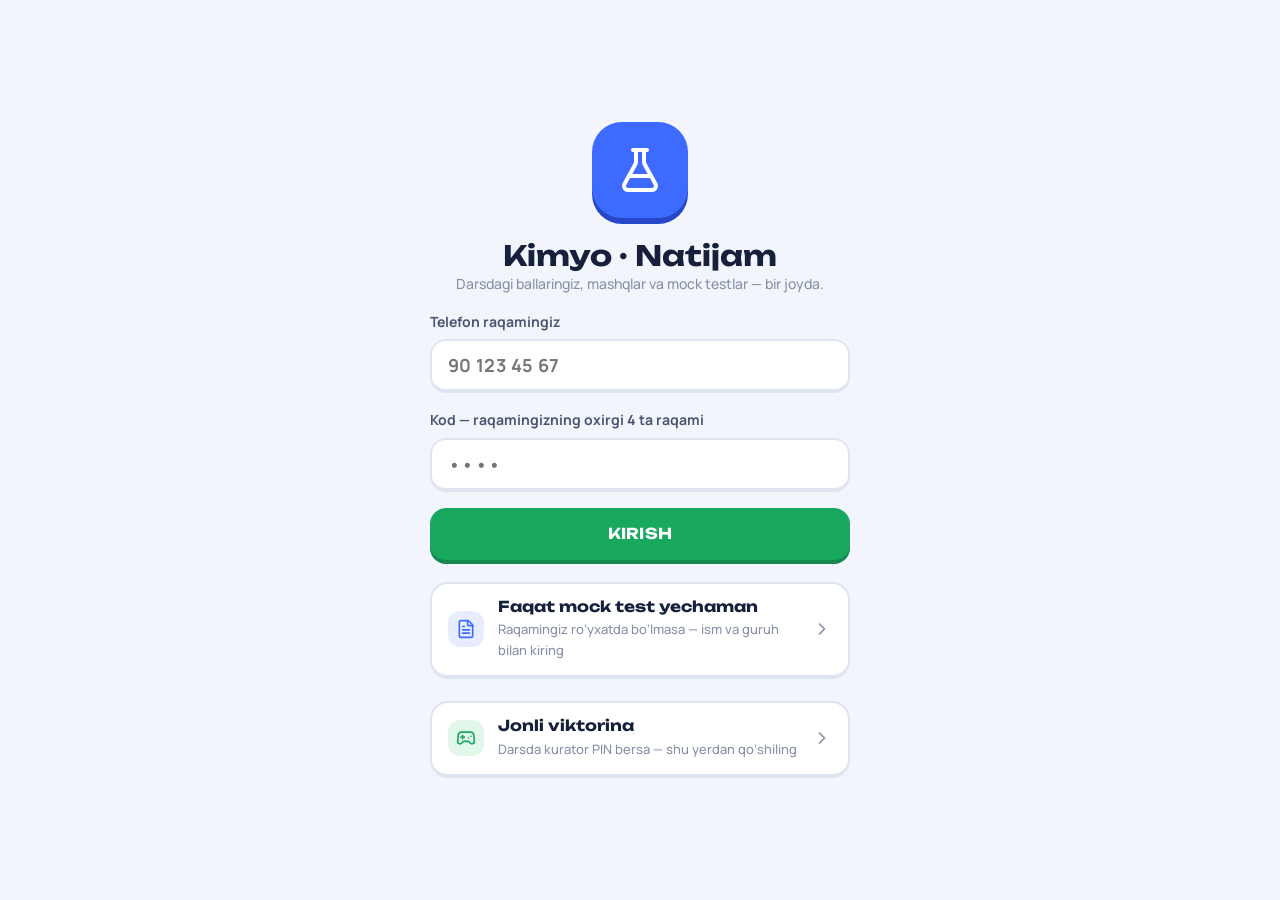
<file: index.html>
<!doctype html>
<html lang="uz">
  <head>
    <meta charset="UTF-8" />
    <meta name="viewport" content="width=device-width, initial-scale=1, viewport-fit=cover" />
    <meta name="theme-color" content="#0A1E3F" />
    <meta name="description" content="Kimyo — Milliy sertifikat mock testlari: 12 variant, avtomatik baholash va har bir savol yechimi" />
    <title>Kimyo mock · Milliy sertifikat</title>
    <link rel="icon" href="data:image/svg+xml,%3Csvg xmlns='http://www.w3.org/2000/svg' viewBox='0 0 24 24' fill='none' stroke='%232459E0' stroke-width='2' stroke-linecap='round' stroke-linejoin='round'%3E%3Cpath d='M9 3h6M10 3v6.5L4.6 18.2A2 2 0 0 0 6.3 21h11.4a2 2 0 0 0 1.7-2.8L14 9.5V3'/%3E%3C/svg%3E" />
    <script type="module" crossorigin src="./assets/oquvchi-D9JA9E_i.js"></script>
    <link rel="stylesheet" crossorigin href="./assets/oquvchi-CFIjpxne.css">
  </head>
  <body>
    <div id="root"></div>
  </body>
</html>
</file>
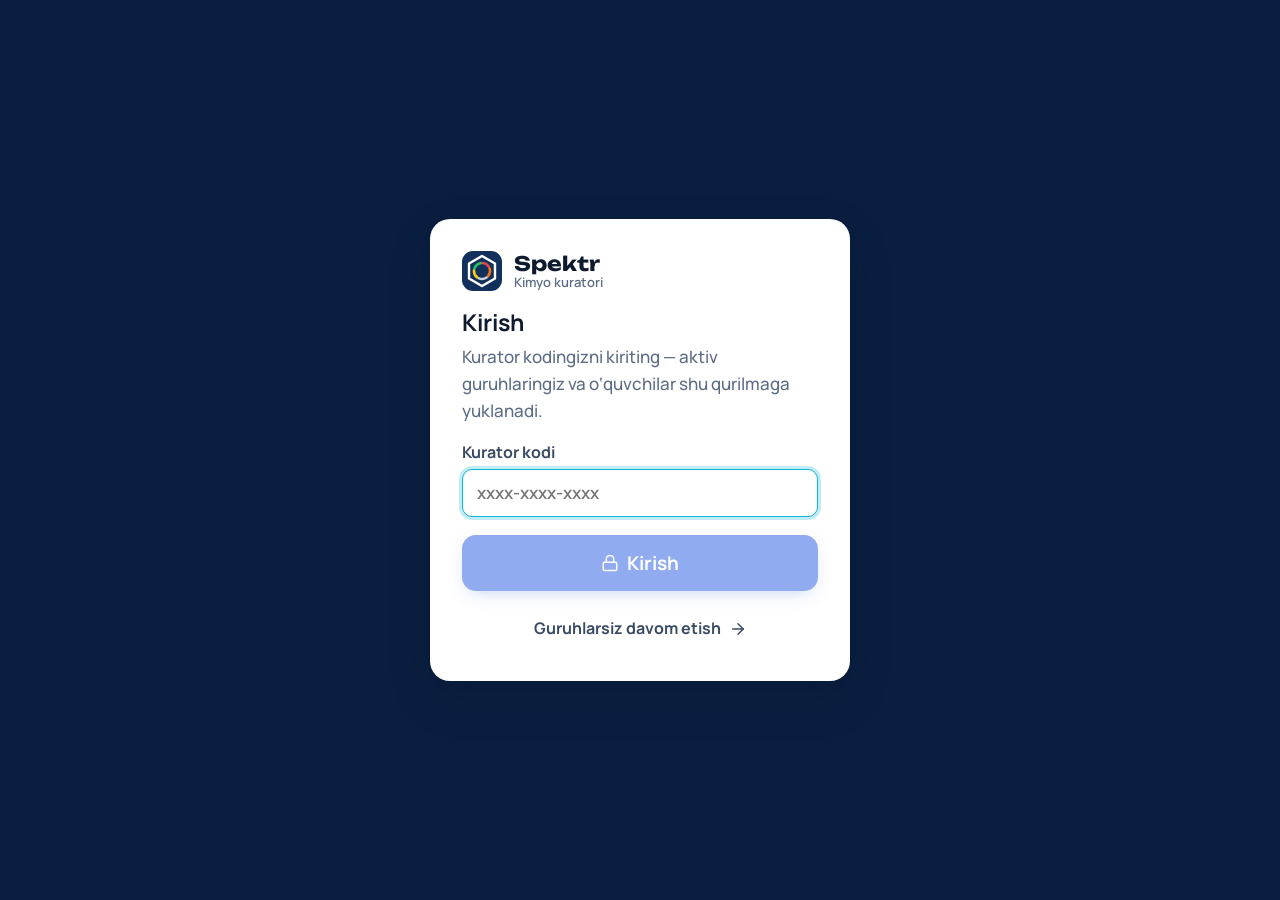
<file: kurator/index.html>
<!doctype html>
<html lang="uz">
  <head>
    <meta name="robots" content="noindex, nofollow" />
    <meta charset="UTF-8" />
    <meta name="viewport" content="width=device-width, initial-scale=1, viewport-fit=cover" />
    <meta name="theme-color" content="#0A1E3F" />
    <meta name="description" content="Spektr — kimyo kuratori uchun og‘zaki so‘rov tizimi va DTM mock testlari" />
    <title>Spektr</title>
    <script type="module" crossorigin src="./assets/index-B-s5Dn3d.js"></script>
    <link rel="modulepreload" crossorigin href="./assets/chem-M8jL-gj6.js">
    <link rel="stylesheet" crossorigin href="./assets/index-DRNb_TwP.css">
  </head>
  <body>
    <div id="root"></div>
  </body>
</html>
</file>
<file: assets/oquvchi-CFIjpxne.css>
@font-face{font-family:Manrope Variable;font-style:normal;font-display:swap;font-weight:200 800;src:url([data-uri])format("woff2-variations");unicode-range:U+460-52F,U+1C80-1C8A,U+20B4,U+2DE0-2DFF,U+A640-A69F,U+FE2E-FE2F}@font-face{font-family:Manrope Variable;font-style:normal;font-display:swap;font-weight:200 800;src:url(./manrope-cyrillic-wght-normal-Dvxsihut.woff2)format("woff2-variations");unicode-range:U+301,U+400-45F,U+490-491,U+4B0-4B1,U+2116}@font-face{font-family:Manrope Variable;font-style:normal;font-display:swap;font-weight:200 800;src:url(./manrope-greek-wght-normal-DL7QRZyv.woff2)format("woff2-variations");unicode-range:U+370-377,U+37A-37F,U+384-38A,U+38C,U+38E-3A1,U+3A3-3FF}@font-face{font-family:Manrope Variable;font-style:normal;font-display:swap;font-weight:200 800;src:url(./manrope-vietnamese-wght-normal-usUDDRr7.woff2)format("woff2-variations");unicode-range:U+102-103,U+110-111,U+128-129,U+168-169,U+1A0-1A1,U+1AF-1B0,U+300-301,U+303-304,U+308-309,U+323,U+329,U+1EA0-1EF9,U+20AB}@font-face{font-family:Manrope Variable;font-style:normal;font-display:swap;font-weight:200 800;src:url(./manrope-latin-ext-wght-normal-Ch3YOpNY.woff2)format("woff2-variations");unicode-range:U+100-2BA,U+2BD-2C5,U+2C7-2CC,U+2CE-2D7,U+2DD-2FF,U+304,U+308,U+329,U+1D00-1DBF,U+1E00-1E9F,U+1EF2-1EFF,U+2020,U+20A0-20AB,U+20AD-20C0,U+2113,U+2C60-2C7F,U+A720-A7FF}@font-face{font-family:Manrope Variable;font-style:normal;font-display:swap;font-weight:200 800;src:url(./manrope-latin-wght-normal-DHIcAJRg.woff2)format("woff2-variations");unicode-range:U+??,U+131,U+152-153,U+2BB-2BC,U+2C6,U+2DA,U+2DC,U+304,U+308,U+329,U+2000-206F,U+20AC,U+2122,U+2191,U+2193,U+2212,U+2215,U+FEFF,U+FFFD}@font-face{font-family:Unbounded Variable;font-style:normal;font-display:swap;font-weight:200 900;src:url([data-uri])format("woff2-variations");unicode-range:U+460-52F,U+1C80-1C8A,U+20B4,U+2DE0-2DFF,U+A640-A69F,U+FE2E-FE2F}@font-face{font-family:Unbounded Variable;font-style:normal;font-display:swap;font-weight:200 900;src:url(./unbounded-cyrillic-wght-normal-C627f1f8.woff2)format("woff2-variations");unicode-range:U+301,U+400-45F,U+490-491,U+4B0-4B1,U+2116}@font-face{font-family:Unbounded Variable;font-style:normal;font-display:swap;font-weight:200 900;src:url(./unbounded-vietnamese-wght-normal-rat7GD3o.woff2)format("woff2-variations");unicode-range:U+102-103,U+110-111,U+128-129,U+168-169,U+1A0-1A1,U+1AF-1B0,U+300-301,U+303-304,U+308-309,U+323,U+329,U+1EA0-1EF9,U+20AB}@font-face{font-family:Unbounded Variable;font-style:normal;font-display:swap;font-weight:200 900;src:url(./unbounded-latin-ext-wght-normal-D6H-S6MW.woff2)format("woff2-variations");unicode-range:U+100-2BA,U+2BD-2C5,U+2C7-2CC,U+2CE-2D7,U+2DD-2FF,U+304,U+308,U+329,U+1D00-1DBF,U+1E00-1E9F,U+1EF2-1EFF,U+2020,U+20A0-20AB,U+20AD-20C0,U+2113,U+2C60-2C7F,U+A720-A7FF}@font-face{font-family:Unbounded Variable;font-style:normal;font-display:swap;font-weight:200 900;src:url(./unbounded-latin-wght-normal-D5afBTBx.woff2)format("woff2-variations");unicode-range:U+??,U+131,U+152-153,U+2BB-2BC,U+2C6,U+2DA,U+2DC,U+304,U+308,U+329,U+2000-206F,U+20AC,U+2122,U+2191,U+2193,U+2212,U+2215,U+FEFF,U+FFFD}:root{--bg:#f4f7fb;--surface:#fff;--surface-2:#f0f4f9;--surface-3:#e6ecf4;--line:#dce4ee;--line-strong:#c3cfdd;--hair:#e9eef4;--rbtn-bg:#fff;--ink:#0e1a2e;--ink-2:#3a4a63;--ink-3:#5d6d86;--ink-4:#8796ac;--primary:#2459e0;--primary-hover:#1c47b8;--primary-text:#2459e0;--primary-soft:#e8efff;--primary-ink:#1a43ad;--accent:#0eb5d6;--accent-text:#07738e;--accent-soft:#e0f7fc;--brand-grad:linear-gradient(135deg, #2459e0 0%, #0eb5d6 100%);--nav-bg:#0a1e3f;--nav-ink:#c9d6ea;--nav-ink-strong:#fff;--nav-muted:#7f93b3;--nav-hover:#ffffff0f;--nav-active:#0eb5d629;--nav-line:#ffffff14;--sp-qizil:#d92d20;--sp-qizil-on:#fff;--sp-qizil-soft:#fde8e6;--sp-qizil-text:#b42318;--sp-yaqin:#fb923c;--sp-yaqin-on:#4a1a04;--sp-toqsariq:#fdba74;--sp-toqsariq-on:#6b2a0a;--sp-toqsariq-soft:#ffedd5;--sp-toqsariq-text:#c2410c;--sp-oq:#e4eaf2;--sp-oq-on:#3a4a63;--sp-oq-dot:#b9c5d6;--sp-sariq:#fde68a;--sp-sariq-on:#5c3d05;--sp-sariq-soft:#fef6d8;--sp-sariq-text:#a16207;--sp-yashil:#15803d;--sp-yashil-on:#fff;--sp-yashil-soft:#e3f6e9;--sp-yashil-text:#146c34;--sp-hatch:#e6ecf4;--sp-grad:linear-gradient(90deg, #d92d20 0%, #f97316 25%, #c9d3e0 50%, #eab308 75%, #16a34a 100%);--btn-berdi:#16a34a;--btn-berdi-hover:#15803d;--btn-berdi-on:#fff;--btn-chala:#f59e0b;--btn-chala-hover:#d97706;--btn-chala-on:#2b1700;--btn-berolmadi:#dc2626;--btn-berolmadi-hover:#b91c1c;--btn-berolmadi-on:#fff;--warn:#b45309;--warn-soft:#fef3c7;--focus:#0eb5d6;--scrim:#07111f7a;--shadow-1:0 1px 2px #0e1a2e0f, 0 1px 1px #0e1a2e0a;--shadow-2:0 6px 16px #0e1a2e14, 0 2px 4px #0e1a2e0a;--shadow-3:0 18px 44px #0e1a2e29, 0 4px 10px #0e1a2e0f;--font-display:"Unbounded Variable", "Unbounded", "Manrope Variable", "Manrope", system-ui, sans-serif;--font-ui:"Manrope Variable", "Manrope", "Segoe UI", system-ui, -apple-system, "Segoe UI Symbol", sans-serif;--fs-12:.8125rem;--fs-13:.875rem;--fs-14:.9375rem;--fs-15:1rem;--fs-16:1.0625rem;--fs-18:1.1875rem;--fs-20:1.3125rem;--fs-22:1.4375rem;--fs-26:1.6875rem;--fs-30:1.9375rem;--fs-40:2.5rem;--fs-48:3rem;--s-1:4px;--s-2:8px;--s-3:12px;--s-4:16px;--s-5:20px;--s-6:24px;--s-8:32px;--s-10:40px;--s-14:56px;--r-xs:6px;--r-sm:10px;--r-md:14px;--r-lg:20px;--r-full:999px;--t-fast:.12s;--t-base:.2s;--t-slow:.36s;--ease:cubic-bezier(.2, .8, .2, 1);--lightningcss-light:initial;--lightningcss-dark: ;color-scheme:light}html[data-shrift=katta]{font-size:112.5%}@media (prefers-color-scheme:dark){:root:not([data-theme=light]){--bg:#07111f;--surface:#0d1a2d;--surface-2:#12223a;--surface-3:#1a2d48;--line:#1f3350;--line-strong:#2c4567;--hair:#172740;--rbtn-bg:#12223a;--ink:#e8eef7;--ink-2:#bac7da;--ink-3:#8c9cb4;--ink-4:#62738d;--primary:#2f62e6;--primary-hover:#4a78f0;--primary-text:#7fa3ff;--primary-soft:#14264a;--primary-ink:#a9c1ff;--accent:#22cceb;--accent-text:#5fddf3;--accent-soft:#0b2f3d;--toast-amal:#07738e;--brand-grad:linear-gradient(135deg, #2f62e6 0%, #22cceb 100%);--nav-bg:#050d1a;--nav-ink:#bac7da;--nav-ink-strong:#fff;--nav-muted:#6a7e9c;--nav-hover:#ffffff0d;--nav-active:#22cceb24;--nav-line:#ffffff12;--sp-qizil-soft:#3a1414;--sp-qizil-text:#ff8a80;--sp-yaqin:#8a3e0f;--sp-yaqin-on:#ffe4cf;--sp-toqsariq:#5e2d0e;--sp-toqsariq-on:#ffd8ba;--sp-toqsariq-soft:#3a2410;--sp-toqsariq-text:#fdba74;--sp-oq:#1c2c44;--sp-oq-on:#bac7da;--sp-oq-dot:#4a5d7a;--sp-sariq:#4f3e08;--sp-sariq-on:#ffefb0;--sp-sariq-soft:#33290a;--sp-sariq-text:#facc15;--sp-yashil-soft:#0f2e1c;--sp-yashil-text:#4ade80;--sp-hatch:#1a2d48;--sp-grad:linear-gradient(90deg, #e5484d 0%, #f97316 25%, #4a5d7a 50%, #eab308 75%, #22c55e 100%);--warn:#fbbf24;--warn-soft:#3a2a06;--scrim:#0009;--shadow-1:0 1px 2px #0000004d;--shadow-2:0 6px 16px #00000059;--shadow-3:0 18px 44px #00000080;--lightningcss-light: ;--lightningcss-dark:initial;color-scheme:dark}}:root[data-theme=dark]{--bg:#07111f;--surface:#0d1a2d;--surface-2:#12223a;--surface-3:#1a2d48;--line:#1f3350;--line-strong:#2c4567;--hair:#172740;--rbtn-bg:#12223a;--ink:#e8eef7;--ink-2:#bac7da;--ink-3:#8c9cb4;--ink-4:#62738d;--primary:#2f62e6;--primary-hover:#4a78f0;--primary-text:#7fa3ff;--primary-soft:#14264a;--primary-ink:#a9c1ff;--accent:#22cceb;--accent-text:#5fddf3;--accent-soft:#0b2f3d;--toast-amal:#07738e;--brand-grad:linear-gradient(135deg, #2f62e6 0%, #22cceb 100%);--nav-bg:#050d1a;--nav-ink:#bac7da;--nav-ink-strong:#fff;--nav-muted:#6a7e9c;--nav-hover:#ffffff0d;--nav-active:#22cceb24;--nav-line:#ffffff12;--sp-qizil-soft:#3a1414;--sp-qizil-text:#ff8a80;--sp-yaqin:#8a3e0f;--sp-yaqin-on:#ffe4cf;--sp-toqsariq:#5e2d0e;--sp-toqsariq-on:#ffd8ba;--sp-toqsariq-soft:#3a2410;--sp-toqsariq-text:#fdba74;--sp-oq:#1c2c44;--sp-oq-on:#bac7da;--sp-oq-dot:#4a5d7a;--sp-sariq:#4f3e08;--sp-sariq-on:#ffefb0;--sp-sariq-soft:#33290a;--sp-sariq-text:#facc15;--sp-yashil-soft:#0f2e1c;--sp-yashil-text:#4ade80;--sp-hatch:#1a2d48;--sp-grad:linear-gradient(90deg, #e5484d 0%, #f97316 25%, #4a5d7a 50%, #eab308 75%, #22c55e 100%);--warn:#fbbf24;--warn-soft:#3a2a06;--scrim:#0009;--shadow-1:0 1px 2px #0000004d;--shadow-2:0 6px 16px #00000059;--shadow-3:0 18px 44px #00000080;--lightningcss-light: ;--lightningcss-dark:initial;color-scheme:dark}.num{font-family:var(--font-display);font-variant-numeric:tabular-nums;letter-spacing:-.01em}.tnum{font-variant-numeric:tabular-nums}.eyebrow{font-size:var(--fs-13);color:var(--ink-3);font-weight:700}.chem sub,.chem sup{font-size:.72em;line-height:0}.chem sub{vertical-align:-.25em}.chem sup{vertical-align:.55em}.btn{justify-content:center;align-items:center;gap:var(--s-2);min-height:48px;padding:0 var(--s-5);border-radius:var(--r-sm);font:700 var(--fs-16)/1.1 var(--font-ui);cursor:pointer;transition:background var(--t-base) var(--ease), border-color var(--t-base) var(--ease), transform var(--t-fast) var(--ease), box-shadow var(--t-base) var(--ease);white-space:nowrap;-webkit-user-select:none;user-select:none;border:1px solid #0000;text-decoration:none;display:inline-flex}.btn:active{transform:scale(.98)}.btn:focus-visible,.rbtn:focus-visible,.cell:focus-visible{outline:3px solid var(--focus);outline-offset:2px}.btn svg{flex:none;width:18px;height:18px}.btn--primary{background:var(--primary);color:#fff;box-shadow:0 6px 18px -8px color-mix(in srgb, var(--primary) 70%, transparent)}.btn--primary:hover{background:var(--primary-hover)}.btn--secondary{background:var(--surface);color:var(--ink);border-color:var(--line-strong)}.btn--secondary:hover{background:var(--surface-2)}.btn--ghost{color:var(--ink-2);background:0 0}.btn--ghost:hover{background:var(--surface-3);color:var(--ink)}.btn--danger{color:var(--sp-qizil-text);border-color:color-mix(in srgb, var(--sp-qizil-text) 35%, transparent);background:0 0}.btn--danger:hover{background:var(--sp-qizil-soft)}.btn--sm{min-height:40px;padding:0 var(--s-4);font-size:var(--fs-15)}.btn--lg{min-height:56px;padding:0 var(--s-8);font-size:var(--fs-18);border-radius:var(--r-md)}.btn[disabled]{opacity:.5;pointer-events:none}.btn--icon{width:48px;padding:0}.btn--icon.btn--sm{width:40px}.rbar{gap:var(--s-3);grid-template-columns:repeat(3,minmax(0,1fr));display:grid}.rbtn{--c:var(--ink-3);--c-on:#fff;border-radius:var(--r-md);border:1px solid var(--line-strong);background:var(--rbtn-bg);min-height:76px;color:var(--ink);text-align:left;cursor:pointer;transition:background var(--t-fast) var(--ease), border-color var(--t-fast) var(--ease), transform var(--t-fast) var(--ease);-webkit-user-select:none;user-select:none;-webkit-tap-highlight-color:transparent;grid-template-columns:36px minmax(0,1fr) auto;align-items:center;column-gap:14px;padding:12px 14px 12px 16px;display:grid;position:relative;box-shadow:0 1px 2px #0e1a2e0d}.rbtn--berdi{--c:var(--btn-berdi);--c-on:var(--btn-berdi-on)}.rbtn--chala{--c:var(--btn-chala);--c-on:var(--btn-chala-on)}.rbtn--berolmadi{--c:var(--btn-berolmadi);--c-on:var(--btn-berolmadi-on)}.rbtn__disc{background:var(--c);width:36px;height:36px;color:var(--c-on);border-radius:50%;place-items:center;display:grid}.rbtn__disc svg{stroke-width:2.8px;width:20px;height:20px}.rbtn__txt{gap:3px;min-width:0;display:grid}.rbtn__label{font:700 var(--fs-18)/1.15 var(--font-ui);letter-spacing:-.005em}.rbtn__hint{font:500 var(--fs-13)/1.3 var(--font-ui);color:var(--ink-3);font-variant-numeric:tabular-nums;text-wrap:balance}.rbtn__kbd{align-self:start}@media (hover:hover){.rbtn:hover{background:color-mix(in srgb, var(--c) 7%, var(--rbtn-bg));border-color:color-mix(in srgb, var(--c) 45%, var(--line-strong))}}.rbtn:active{background:color-mix(in srgb, var(--c) 16%, var(--rbtn-bg));border-color:var(--c);transform:translateY(1px)}.rbtn.is-flash{animation:rflash .32s var(--ease)}@keyframes rflash{0%{background:color-mix(in srgb, var(--c) 24%, var(--rbtn-bg));border-color:var(--c)}}.rbtn[data-oqibat]{border:1.5px solid var(--c)}.rbtn[data-oqibat=qizil] .rbtn__hint{color:var(--sp-qizil-text);font-weight:700}.rbtn[data-oqibat=yashil] .rbtn__hint{color:var(--sp-yashil-text);font-weight:700}.rnuqta{font:600 var(--fs-13)/1 var(--font-ui);color:var(--ink-2);white-space:nowrap;font-variant-numeric:tabular-nums;align-items:center;gap:7px;display:inline-flex}.rnuqta:before{content:"";background:var(--dot,var(--sp-oq-dot));border-radius:50%;flex:none;width:8px;height:8px;box-shadow:inset 0 0 0 1px #0e1a2e14}.rnuqta[data-b=qizil]{--dot:var(--sp-qizil)}.rnuqta[data-b=yaqin]{--dot:#f97316}.rnuqta[data-b=toqsariq]{--dot:#fdba74}.rnuqta[data-b=sariq]{--dot:#eab308}.rnuqta[data-b=yashil]{--dot:var(--sp-yashil)}.rnuqta[data-b=tekshirilmagan]{color:var(--ink-3)}.rnuqta[data-b=tekshirilmagan]:before{box-shadow:inset 0 0 0 1.5px var(--ink-4);background:0 0}.tdot{background:var(--ink-4);border-radius:50%;flex:none;width:8px;height:8px;display:inline-block}.tdot[data-n=berdi]{background:var(--btn-berdi)}.tdot[data-n=chala]{background:var(--btn-chala)}.tdot[data-n=berolmadi]{background:var(--btn-berolmadi)}.steps{align-items:center;gap:4px;display:inline-flex}.steps__sep{background:var(--line);width:1px;height:14px;margin:0 4px}.step{width:22px;height:24px;font:700 11px/1 var(--font-ui);color:var(--ink-4);font-variant-numeric:tabular-nums;border-radius:6px;place-items:center;display:inline-grid;position:relative}.step:after{content:"";background:var(--line);border-radius:2px;height:3px;position:absolute;bottom:1px;left:5px;right:5px}.step[data-n=joriy]{background:var(--primary);color:#fff}.step[data-n=joriy]:after{display:none}.step[data-n=berdi],.step[data-n=chala],.step[data-n=berolmadi]{color:var(--ink-2)}.step[data-n=berdi]:after{background:var(--btn-berdi)}.step[data-n=chala]:after{background:var(--btn-chala)}.step[data-n=berolmadi]:after{background:var(--btn-berolmadi)}.step[data-n=bosh]{color:var(--ink-4);text-decoration:line-through}.step[data-n=bosh]:after{border-top:1px dashed var(--line-strong);background:0 0}.spbar{padding-top:4px;position:relative}.spbar__track{border-radius:var(--r-full);background:var(--sp-grad);height:8px}.spbar__marker{background:var(--surface);border:3px solid var(--ink);width:16px;height:16px;box-shadow:var(--shadow-2);transition:left var(--t-slow) var(--ease);border-radius:50%;margin-left:-8px;position:absolute;top:0}.spbar__ticks{font-size:var(--fs-12);color:var(--ink-3);font-variant-numeric:tabular-nums;justify-content:space-between;margin-top:6px;display:flex}.spbar--sm .spbar__track{height:6px}.spbar--sm .spbar__marker{border-width:3px;width:14px;height:14px;margin-left:-7px;top:0}.spbar--sm,.spbar--sm.spbar{padding-top:4px}.rchip{border-radius:var(--r-full);height:26px;font:700 var(--fs-13)/1 var(--font-ui);font-variant-numeric:tabular-nums;white-space:nowrap;background:var(--surface-2);color:var(--ink-2);border:1px solid var(--line);align-items:center;gap:6px;padding:0 10px 0 8px;display:inline-flex}.rchip:before{content:"";background:var(--dot,var(--sp-oq-dot));border-radius:50%;flex:none;width:10px;height:10px}.rchip[data-b=qizil]{--dot:var(--sp-qizil);background:var(--sp-qizil-soft);color:var(--sp-qizil-text);border-color:#0000}.rchip[data-b=yaqin]{--dot:#f97316;background:var(--sp-toqsariq-soft);color:var(--sp-toqsariq-text);border-color:#0000}.rchip[data-b=toqsariq]{--dot:var(--sp-toqsariq);background:var(--sp-toqsariq-soft);color:var(--sp-toqsariq-text);border-color:#0000}.rchip[data-b=oq]{--dot:var(--sp-oq-dot)}.rchip[data-b=sariq]{--dot:#eab308;background:var(--sp-sariq-soft);color:var(--sp-sariq-text);border-color:#0000}.rchip[data-b=yashil]{--dot:var(--sp-yashil);background:var(--sp-yashil-soft);color:var(--sp-yashil-text);border-color:#0000}.rchip[data-b=tekshirilmagan]{--dot:transparent;color:var(--ink-3);border-style:dashed}.rchip[data-b=tekshirilmagan]:before{border:2px dashed var(--ink-4);width:6px;height:6px}.cellgrid{grid-template-columns:repeat(auto-fill,minmax(42px,1fr));gap:6px;display:grid}.cell{aspect-ratio:1;min-width:0;font:700 var(--fs-13)/1 var(--font-ui);font-variant-numeric:tabular-nums;cursor:pointer;background:var(--sp-oq);color:var(--sp-oq-on);transition:transform var(--t-fast) var(--ease), box-shadow var(--t-base) var(--ease);border:1px solid #0000;border-radius:9px;place-items:center;padding:0;display:grid;position:relative}.cell:hover{box-shadow:var(--shadow-2);transform:translateY(-1px)}.cell[data-b=qizil]{background:var(--sp-qizil);color:var(--sp-qizil-on)}.cell[data-b=yaqin]{background:var(--sp-yaqin);color:var(--sp-yaqin-on)}.cell[data-b=toqsariq]{background:var(--sp-toqsariq);color:var(--sp-toqsariq-on)}.cell[data-b=oq]{background:var(--sp-oq);color:var(--sp-oq-on)}.cell[data-b=sariq]{background:var(--sp-sariq);color:var(--sp-sariq-on)}.cell[data-b=yashil]{background:var(--sp-yashil);color:var(--sp-yashil-on)}.cell[data-b=tekshirilmagan]{background:var(--surface);color:var(--ink-3);border:1.5px dashed var(--line-strong)}.cell[data-b=yoq]{background:repeating-linear-gradient(135deg, var(--sp-hatch) 0 4px, transparent 4px 8px);color:var(--ink-4);border-color:var(--line);cursor:default}.cell[data-b=yoq]:hover{box-shadow:none;transform:none}.cell__g{font-size:10px;font-weight:800;line-height:1;position:absolute;top:3px;right:4px}.cell.is-new:after{content:"";border:2px solid var(--accent);border-radius:11px;position:absolute;inset:-3px}.lvl{font:700 var(--fs-12)/1 var(--font-ui);color:var(--ink-3);letter-spacing:.02em;align-items:center;gap:6px;display:inline-flex}.lvl__dots{gap:3px;display:inline-flex}.lvl__dots i{background:var(--line-strong);border-radius:50%;width:7px;height:7px}.lvl__dots i.on{background:var(--primary-text)}.par{color:var(--primary-text);font-variant-numeric:tabular-nums;font-weight:800}.pdots{align-items:center;gap:5px;display:inline-flex}.pdots__sep{background:var(--line-strong);width:1px;height:14px;margin:0 3px}.pdot{background:var(--surface-3);border:1.5px solid var(--line-strong);border-radius:50%;width:12px;height:12px}.pdot[data-n=berdi]{background:var(--btn-berdi);border-color:var(--btn-berdi)}.pdot[data-n=chala]{background:var(--btn-chala);border-color:var(--btn-chala)}.pdot[data-n=berolmadi]{background:var(--btn-berolmadi);border-color:var(--btn-berolmadi)}.pdot[data-n=joriy]{background:var(--surface);border:3px solid var(--primary-text)}.pdot[data-n=bosh]{background:0 0;border-style:dashed}.card{background:var(--surface);border:1px solid var(--line);border-radius:var(--r-md)}.card__head{justify-content:space-between;align-items:center;gap:var(--s-3);padding:var(--s-4) var(--s-5);border-bottom:1px solid var(--line);display:flex}.card__title{font:800 var(--fs-18)/1.3 var(--font-ui);margin:0}.card__body{padding:var(--s-5)}.kpi{padding:var(--s-4) var(--s-5);background:var(--surface);border:1px solid var(--line);border-radius:var(--r-md);flex-direction:column;gap:6px;min-width:0;display:flex}.kpi__label{font:700 var(--fs-13)/1.2 var(--font-ui);color:var(--ink-3);align-items:center;gap:8px;display:flex}.kpi__label i{border-radius:50%;flex:none;width:10px;height:10px}.kpi__value{font:700 var(--fs-30)/1 var(--font-display);font-variant-numeric:tabular-nums;color:var(--ink)}.kpi__note{font-size:var(--fs-13);color:var(--ink-3)}.toast{align-items:center;gap:var(--s-3);border-radius:var(--r-md);background:var(--ink);color:var(--bg);box-shadow:var(--shadow-3);font:600 var(--fs-14)/1.35 var(--font-ui);padding:12px 12px 12px 16px;display:flex}.toast .btn{min-height:32px;color:var(--toast-amal,var(--accent));font-size:var(--fs-14);background:0 0;padding:0 12px}.toast .btn:hover{background:color-mix(in srgb, var(--bg) 12%, transparent)}.kbd{border:1px solid var(--line-strong);background:var(--surface);min-width:22px;height:22px;font:700 var(--fs-12)/1 var(--font-ui);color:var(--ink-2);border-bottom-width:2px;border-radius:6px;place-items:center;padding:0 6px;display:inline-grid}.alert{border-radius:var(--r-sm);font:700 var(--fs-15)/1.45 var(--font-ui);align-items:flex-start;gap:10px;padding:12px 16px;display:flex}.alert svg{flex:none;width:18px;height:18px;margin-top:1px}.alert--qizil{background:var(--sp-qizil-soft);color:var(--sp-qizil-text)}.alert--yashil{background:var(--sp-yashil-soft);color:var(--sp-yashil-text)}.alert--info{background:var(--accent-soft);color:var(--accent-text)}.alert--warn{background:var(--warn-soft);color:var(--warn)}.dist{border-radius:var(--r-full);background:var(--surface-3);gap:2px;height:10px;display:flex;overflow:hidden}.dist>span{min-width:0;display:block}.dist [data-b=qizil]{background:var(--sp-qizil)}.dist [data-b=yaqin]{background:#f97316}.dist [data-b=toqsariq]{background:var(--sp-toqsariq)}.dist [data-b=oq]{background:var(--sp-oq-dot)}.dist [data-b=sariq]{background:#eab308}.dist [data-b=yashil]{background:var(--sp-yashil)}.dist [data-b=tekshirilmagan]{background:var(--surface-3)}@media (prefers-reduced-motion:reduce){*,:before,:after{transition-duration:1ms!important;animation-duration:1ms!important}}.nbish{gap:10px;min-width:0;padding:4px 0;display:grid}.nbish__toifa{flex-wrap:wrap;gap:6px;display:flex}.nbish__toifa .chip{min-height:36px;font-size:var(--fs-14,14px);padding:0 12px}.chip.chip--on{background:var(--primary,#2f6fd6);border-color:var(--primary,#2f6fd6);color:#fff}.chip.chip--taklif{border-style:dashed;border-color:var(--primary,#2f6fd6)}.nbish__yo summary{cursor:pointer;align-items:center;gap:6px;font-weight:700;display:inline-flex}.nbish__yo ul{gap:4px;margin:6px 0;padding-left:20px;display:grid}.nbish__aloqa{background:var(--surface-3);border-radius:12px;gap:8px;padding:10px 12px;display:grid}.nbish textarea{resize:vertical;width:100%;font:inherit}.nbroy{gap:8px;margin:0;padding:0;list-style:none;display:grid}.nbroy>li{border:1px solid var(--line);border-radius:12px;padding:8px 12px}.nbroy__b{all:unset;cursor:pointer;flex-wrap:wrap;align-items:baseline;gap:8px;width:100%;display:flex}.nbroy__b:focus-visible{outline:2px solid var(--primary,#2f6fd6);outline-offset:2px;border-radius:6px}.qollanma{max-width:820px}.qollanma ol,.qollanma ul{gap:6px;margin:0;padding-left:22px;display:grid}.qollanma__shablon{background:var(--surface-3);border-radius:12px;gap:4px;padding:10px 12px;display:grid}.qollanma__shablon p{margin:0}*,:before,:after{box-sizing:border-box}html,body,#root{height:100%}body{background:var(--bg);color:var(--ink);font:500 var(--fs-16)/1.6 var(--font-ui);-webkit-font-smoothing:antialiased;text-rendering:optimizelegibility;margin:0}h1,h2,h3,h4{text-wrap:balance;margin:0}p{margin:0}button,input,select,textarea{font:inherit;color:inherit}a{color:var(--primary-text)}.sr{clip:rect(0 0 0 0);white-space:nowrap;width:1px;height:1px;position:absolute;overflow:hidden}::selection{background:color-mix(in srgb, var(--accent) 30%, transparent)}.app{grid-template-columns:252px minmax(0,1fr);height:100%;display:grid}.side{background:var(--nav-bg);color:var(--nav-ink);padding:18px 14px;padding-left:max(14px, env(safe-area-inset-left,0px));flex-direction:column;gap:22px;display:flex;overflow-y:auto}.side__brand{color:var(--nav-ink-strong);align-items:center;gap:12px;padding:4px 6px 6px;text-decoration:none;display:flex}.side__brand span{line-height:1.15;display:grid}.side__brand b{font:700 20px/1.1 var(--font-display);letter-spacing:-.01em}.side__brand small{font-size:var(--fs-12);color:var(--nav-muted);font-weight:600}.nav{gap:2px;display:grid}.nav__t{font:700 var(--fs-13)/1 var(--font-ui);color:var(--nav-muted);padding:0 12px 8px}.nav a{min-height:50px;color:var(--nav-ink);font-weight:700;font-size:var(--fs-16);transition:background var(--t-base) var(--ease), color var(--t-base) var(--ease);border-radius:12px;align-items:center;gap:12px;padding:0 14px;text-decoration:none;display:flex}.nav a:hover{background:var(--nav-hover);color:var(--nav-ink-strong)}.nav a.on{background:var(--nav-active);color:var(--nav-ink-strong)}.nav a.on svg{color:var(--accent)}.nav a:focus-visible{outline:2px solid var(--accent);outline-offset:-2px}.nav--end{border-top:1px solid var(--nav-line);margin-top:auto;padding-top:12px}.main{min-width:0;scroll-padding-top:80px;position:relative;overflow-y:auto}.top{z-index:5;background:color-mix(in srgb, var(--bg) 88%, transparent);-webkit-backdrop-filter:blur(10px);backdrop-filter:blur(10px);border-bottom:1px solid var(--line);align-items:center;gap:16px;min-height:68px;padding:12px 32px;display:flex;position:sticky;top:0}.top__t{font:800 var(--fs-22)/1.2 var(--font-ui);letter-spacing:-.01em}.top__r{align-items:center;gap:10px;margin-left:auto;display:flex}.top__date{font-size:var(--fs-14);color:var(--ink-3);white-space:nowrap;font-weight:600}.grp-select{border:1px solid var(--line-strong);border-radius:var(--r-sm);background:var(--surface);align-items:center;height:36px;display:inline-flex;position:relative}.grp-select select{appearance:none;height:100%;font-weight:700;font-size:var(--fs-14);cursor:pointer;background:0 0;border:0;padding:0 34px 0 12px}.grp-select__n{pointer-events:none;background:var(--primary-soft);min-width:22px;height:22px;color:var(--primary-ink);font:800 11px/1 var(--font-ui);border-radius:6px;place-items:center;display:grid;position:absolute;right:6px}.banners{gap:8px;max-width:1304px;margin:0 auto;padding:16px 32px 0;display:grid}.banner-demo{border-radius:var(--r-sm);background:var(--primary-soft);color:var(--primary-ink);font-size:var(--fs-14);flex-wrap:wrap;align-items:center;gap:12px;padding:8px 8px 8px 14px;display:flex}.banner-demo span{flex:1;min-width:220px}.banner-demo .btn{color:var(--primary-ink)}.page{align-content:start;gap:24px;max-width:1304px;margin:0 auto;padding:24px 32px 72px;display:grid}.tabbar{display:none}.scrim{z-index:50;background:var(--scrim);animation:fade var(--t-base) var(--ease);place-items:center;padding:16px;display:grid;position:fixed;inset:0}.scrim--sheet{place-items:end stretch;padding:0}.sheet{background:var(--nav-bg);padding:12px 12px calc(84px + env(safe-area-inset-bottom,0px));border-radius:20px 20px 0 0}@keyframes fade{0%{opacity:0}}@media (max-width:1100px){.app{grid-template-columns:76px minmax(0,1fr)}.side{align-items:center;padding-inline:12px}.side__brand span,.nav__t,.nav a span{display:none}.nav a{justify-content:center;width:48px;padding:0}.side__brand{padding:4px 0 6px}}@media (max-width:767px){.app{grid-template-columns:minmax(0,1fr)}.side{display:none}.top{padding:10px max(16px, env(safe-area-inset-left,0px)) 10px max(16px, env(safe-area-inset-right,0px));gap:10px;min-height:56px}.top__t{font-size:var(--fs-18)}.top__date{display:none}.banners{padding:12px 16px 0}.page{padding:16px max(16px, env(safe-area-inset-right,0px)) calc(96px + env(safe-area-inset-bottom,0px)) max(16px, env(safe-area-inset-left,0px));gap:18px}.tabbar{z-index:40;background:var(--nav-bg);padding:6px max(8px, env(safe-area-inset-right,0px)) calc(6px + env(safe-area-inset-bottom,0px)) max(8px, env(safe-area-inset-left,0px));grid-template-columns:repeat(5,1fr);display:grid;position:fixed;bottom:0;left:0;right:0}.tabbar a{min-height:56px;color:var(--nav-ink);font:700 var(--fs-13)/1.1 var(--font-ui);border-radius:12px;flex-direction:column;justify-content:center;align-items:center;gap:3px;text-decoration:none;display:flex}.tabbar a.on{color:var(--nav-ink-strong);background:var(--nav-active)}.tabbar a.on svg{color:var(--accent)}}.sec{gap:14px;min-width:0;display:grid}.sec__h{flex-wrap:wrap;justify-content:space-between;align-items:flex-end;gap:12px;display:flex}.sec__t{font:800 var(--fs-18)/1.3 var(--font-ui)}.sec__d{color:var(--ink-3);font-size:var(--fs-14)}.row{flex-wrap:wrap;align-items:center;gap:10px;display:flex}.row--sb{justify-content:space-between}.grid2{grid-template-columns:repeat(2,minmax(0,1fr));gap:16px;display:grid}.grid3{grid-template-columns:repeat(3,minmax(0,1fr));gap:16px;display:grid}.kpis{grid-template-columns:repeat(4,minmax(0,1fr));gap:12px;display:grid}@media (max-width:1000px){.grid3{grid-template-columns:minmax(0,1fr)}.kpis{grid-template-columns:repeat(2,minmax(0,1fr))}}@media (max-width:760px){.grid2{grid-template-columns:minmax(0,1fr)}}.card{min-width:0}.card__body--flush{padding:0}.card__foot{border-top:1px solid var(--line);flex-wrap:wrap;justify-content:flex-end;gap:8px;padding:12px 20px;display:flex}.muted{color:var(--ink-3)}.small{font-size:var(--fs-14)}.strong{font-weight:800}.right{text-align:right}.alert svg{flex:none}.link{color:var(--primary-text);cursor:pointer;background:0 0;border:0;padding:0;font-weight:700;text-decoration:none}.link:hover{text-decoration:underline}.tag{background:var(--surface-3);height:26px;color:var(--ink-2);font:700 var(--fs-13)/1 var(--font-ui);white-space:nowrap;border-radius:8px;align-items:center;padding:0 10px;display:inline-flex}.tag--accent{background:var(--accent-soft);color:var(--accent-text)}.tag--primary{background:var(--primary-soft);color:var(--primary-ink)}.tag--warn{background:var(--warn-soft);color:var(--warn)}.empty{text-align:center;color:var(--ink-3);justify-items:center;gap:8px;padding:40px 20px;display:grid}.empty__ic{background:var(--surface-3);width:52px;height:52px;color:var(--ink-3);border-radius:16px;place-items:center;margin-bottom:4px;display:grid}.empty h3{font:800 var(--fs-16)/1.3 var(--font-ui);color:var(--ink)}.empty p{max-width:46ch;font-size:var(--fs-14)}.tw{overflow-x:auto}table.t{border-collapse:collapse;width:100%;font-size:var(--fs-15)}.t th{text-align:left;font:700 var(--fs-13)/1.3 var(--font-ui);color:var(--ink-3);border-bottom:1px solid var(--line);white-space:nowrap;background:var(--surface-2);padding:12px 14px}.t td{border-bottom:1px solid var(--line);vertical-align:middle;padding:13px 14px}.t tr:last-child td{border-bottom:0}.t td.n,.t th.n{text-align:right;font-variant-numeric:tabular-nums;white-space:nowrap}.t tbody tr.click{cursor:pointer}.t tbody tr.click:hover td{background:var(--surface-2)}.field{gap:6px;min-width:0;display:grid}.field>span{font:700 var(--fs-15)/1.3 var(--font-ui);color:var(--ink-2)}.field small{color:var(--ink-3);font-size:var(--fs-12)}.input,.select,.textarea{border:1px solid var(--line-strong);border-radius:var(--r-sm);background:var(--surface);width:100%;min-height:48px;color:var(--ink);transition:border-color var(--t-base), box-shadow var(--t-base);padding:0 14px;font-weight:600}.textarea{resize:vertical;min-height:120px;font:500 var(--fs-13)/1.5 ui-monospace, Menlo, Consolas, monospace;padding:10px 12px}.input:focus,.select:focus,.textarea:focus{border-color:var(--accent);box-shadow:0 0 0 3px color-mix(in srgb, var(--accent) 25%, transparent);outline:none}.form{gap:14px;display:grid}.form-row{grid-template-columns:repeat(auto-fit,minmax(180px,1fr));align-items:start;gap:14px;display:grid}.seg{background:var(--surface-3);border-radius:12px;gap:3px;padding:3px;display:inline-flex}.seg button{min-height:42px;font-weight:700;font-size:var(--fs-15);color:var(--ink-2);cursor:pointer;background:0 0;border:0;border-radius:9px;padding:0 16px}.seg button.on{background:var(--surface);color:var(--ink);box-shadow:var(--shadow-1)}.btn--danger-solid{background:var(--btn-berolmadi);color:#fff}.btn--danger-solid:hover{background:var(--btn-berolmadi-hover)}.modal{background:var(--surface);border-radius:var(--r-lg);width:min(560px,100%);max-height:min(86vh,900px);box-shadow:var(--shadow-3);flex-direction:column;display:flex;overflow:hidden}.modal--wide{width:min(880px,100%)}.modal__head{border-bottom:1px solid var(--line);justify-content:space-between;align-items:center;gap:12px;padding:16px 16px 12px 22px;display:flex}.modal__head h2{font:800 var(--fs-18)/1.3 var(--font-ui)}.modal__body{gap:14px;padding:18px 22px;display:grid;overflow-y:auto}.modal__foot{border-top:1px solid var(--line);flex-wrap:wrap;justify-content:flex-end;gap:8px;padding:12px 16px;display:flex}.toast-zone{left:50%;bottom:calc(24px + env(safe-area-inset-bottom,0px));z-index:60;pointer-events:none;width:min(560px,100% - 32px);position:fixed;transform:translate(-50%)}.toast{pointer-events:auto;animation:rise var(--t-base) var(--ease)}.toast__x{color:inherit;opacity:.6;cursor:pointer;background:0 0;border:0;border-radius:8px;place-items:center;width:28px;height:28px;display:grid}.toast__x:hover{opacity:1}@keyframes rise{0%{opacity:0;transform:translateY(12px)}}@media (max-width:767px){.toast-zone{bottom:calc(80px + env(safe-area-inset-bottom,0px))}}.hero-card{border-radius:var(--r-lg);background:var(--nav-bg);color:#fff;grid-template-columns:minmax(0,1fr) auto;align-items:center;gap:20px;padding:26px 28px;display:grid;position:relative;overflow:hidden}.hero-card:after{content:"";pointer-events:none;background:radial-gradient(closest-side,#0eb5d640,#0000);border-radius:50%;width:360px;height:360px;position:absolute;top:-120px;right:-80px}.hero-card>*{z-index:1;position:relative}.hero-card__eyebrow{font:700 var(--fs-12)/1 var(--font-ui);letter-spacing:.1em;text-transform:uppercase;color:#8fb4e6}.hero-card h2{font:800 clamp(22px, 2.6vw, 28px)/1.25 var(--font-ui);margin-top:8px}.hero-card h2 .par{color:#7fd8ee}.hero-card p{color:#c9d6ea;font-size:var(--fs-15);margin-top:6px}.hero-card .btn--primary{color:#0a1e3f;box-shadow:none;background:#fff}.hero-card .btn--primary:hover{background:#e8efff}.hero-card .meta{font-size:var(--fs-13);color:#a9bcd8;flex-wrap:wrap;gap:8px 18px;margin-top:14px;font-weight:600;display:flex}.hero-card .meta b{color:#fff}@media (max-width:700px){.hero-card{grid-template-columns:minmax(0,1fr);padding:22px 20px}}.qlist{display:grid}.qlist__row{border-bottom:1px solid var(--line);grid-template-columns:auto minmax(0,1fr) auto;align-items:center;gap:12px;padding:12px 20px;display:grid}.qlist__row:last-child{border-bottom:0}.qlist__row .names{color:var(--ink-2);font-size:var(--fs-14);min-width:0}.qlist__row .names button{color:inherit;cursor:pointer;background:0 0;border:0;padding:0;font-weight:600}.qlist__row .names button:hover{color:var(--primary-text);text-decoration:underline}.topic-name{color:var(--ink);font-weight:700}.covbar{background:var(--surface-3);border-radius:99px;height:10px;overflow:hidden}.covbar span{background:var(--brand-grad);border-radius:99px;height:100%;display:block}.stu-grid{grid-template-columns:repeat(auto-fill,minmax(280px,1fr));gap:12px;display:grid}.stu{border-radius:var(--r-md);background:var(--surface);border:1px solid var(--line);text-align:left;cursor:pointer;transition:border-color var(--t-base), box-shadow var(--t-base), transform var(--t-fast);gap:12px;padding:16px;display:grid}.stu:hover{border-color:var(--line-strong);box-shadow:var(--shadow-2)}.stu:focus-visible{outline:3px solid var(--focus);outline-offset:2px}.stu__h{align-items:center;gap:12px;min-width:0;display:flex}.stu__h>div{flex:1;min-width:0}.stu__name{white-space:nowrap;text-overflow:ellipsis;font-weight:800;overflow:hidden}.stu__sub{font-size:var(--fs-13);color:var(--ink-3);font-weight:600}.stu__ball{font:700 var(--fs-20)/1 var(--font-display);font-variant-numeric:tabular-nums}.stu__chips{flex-wrap:wrap;gap:6px;min-height:26px;display:flex}.avatar{width:44px;height:44px;font:700 15px/1 var(--font-display);color:#fff;background:var(--brand-grad);border-radius:13px;flex:none;place-items:center;display:grid}.avatar--lg{border-radius:18px;width:60px;height:60px;font-size:20px}.toolbar{flex-wrap:wrap;align-items:center;gap:10px;display:flex}.search{flex:1;min-width:200px;max-width:360px;position:relative}.search svg{color:var(--ink-4);position:absolute;top:50%;left:12px;transform:translateY(-50%)}.search .input{padding-left:38px}.sc-head{flex-wrap:wrap;align-items:center;gap:16px;display:flex}.sc-head h2{font:800 var(--fs-26)/1.2 var(--font-ui)}.sc-head__r{flex-wrap:wrap;gap:8px;margin-left:auto;display:flex}.spark{width:100%;height:64px;display:block}.spark text{fill:var(--ink-3);font:700 10px var(--font-ui)}.legend{font-size:var(--fs-13);color:var(--ink-3);flex-wrap:wrap;gap:8px 14px;font-weight:700;display:flex}.legend span{align-items:center;gap:6px;display:inline-flex}.legend .cell{cursor:default;aspect-ratio:auto;border-radius:5px;width:18px;height:18px;font-size:9px;font-style:normal}.legend .cell:hover{box-shadow:none;transform:none}.hist{gap:0;display:grid}.hist__row{border-bottom:1px solid var(--line);font-size:var(--fs-14);grid-template-columns:74px 28px minmax(0,1fr) auto;align-items:start;gap:12px;padding:10px 0;display:grid}.hist__row:last-child{border-bottom:0}.hist__row .q{min-width:0;color:var(--ink-2)}.res{font:800 var(--fs-12)/1 var(--font-ui);white-space:nowrap;border-radius:6px;align-items:center;gap:5px;padding:4px 8px;display:inline-flex}.res[data-n=berdi]{background:var(--sp-yashil-soft);color:var(--sp-yashil-text)}.res[data-n=chala]{background:var(--sp-sariq-soft);color:var(--sp-sariq-text)}.res[data-n=berolmadi]{background:var(--sp-qizil-soft);color:var(--sp-qizil-text)}.drawer-stats{grid-template-columns:repeat(3,minmax(0,1fr));gap:10px;display:grid}.drawer-stats>div{border-radius:var(--r-sm);background:var(--surface-2);gap:2px;padding:12px;display:grid}.drawer-stats b{font:700 var(--fs-22)/1 var(--font-display);font-variant-numeric:tabular-nums}.drawer-stats span{font-size:var(--fs-12);color:var(--ink-3);font-weight:700}.wk{align-items:center;gap:6px;display:flex}.wk__t{text-align:center;font-variant-numeric:tabular-nums;min-width:150px;font-weight:800}.rlist>div{border-bottom:1px solid var(--line);font-size:var(--fs-14);grid-template-columns:74px minmax(0,1fr) auto;align-items:center;gap:12px;padding:12px 20px;display:grid}.rlist>div:last-child{border-bottom:0}.rlist .names{color:var(--ink-2);flex-wrap:wrap;gap:4px 10px;min-width:0;display:flex}.rlist .nm{white-space:nowrap;font-weight:600}.rlist .nm.new{color:var(--sp-qizil-text);font-weight:800}@media (max-width:600px){.rlist>div{grid-template-columns:64px minmax(0,1fr);padding:12px 16px}.rlist>div>.btn{grid-column:2;justify-self:start;margin-left:-12px}}.cmp{font-size:var(--fs-13);color:var(--ink-3);gap:12px;font-weight:700;display:grid}.cmp__grp{gap:6px;display:grid}.cmp__row{grid-template-columns:70px minmax(0,1fr) 40px;align-items:center;gap:10px;display:grid}.cmp__bar{background:var(--surface-3);border-radius:99px;height:10px;overflow:hidden}.cmp__bar span{height:100%;transition:width var(--t-slow) var(--ease);border-radius:99px;display:block}.cmp__v{text-align:right;color:var(--ink);font-variant-numeric:tabular-nums}.mx-wrap{overflow-x:auto}.mx{font-size:var(--fs-12);align-items:center;gap:3px;display:grid}.mx .cell{aspect-ratio:auto;border-radius:5px;height:24px;font-size:0}.mx .cell .cell__g{font-size:9px;top:50%;right:50%;transform:translate(50%,-50%)}.mx__n{color:var(--ink-2);white-space:nowrap;text-overflow:ellipsis;text-align:left;cursor:pointer;font-weight:700;font-size:var(--fs-13);background:0 0;border:0;padding:0 6px 0 0;overflow:hidden}.mx__n:hover{color:var(--primary-text)}.mx__c{color:var(--ink-3);text-align:center;font-variant-numeric:tabular-nums;font-weight:800}.mini-list{display:grid}.mini-list>div{border-bottom:1px solid var(--line);font-size:var(--fs-14);justify-content:space-between;align-items:center;gap:10px;padding:10px 20px;display:flex}.mini-list>div:last-child{border-bottom:0}.drop{border:2px dashed var(--line-strong);border-radius:var(--r-md);text-align:center;color:var(--ink-3);background:var(--surface);transition:border-color var(--t-base), background var(--t-base);cursor:pointer;justify-items:center;gap:8px;padding:28px 20px;display:grid}.drop.on,.drop:hover{border-color:var(--accent);background:var(--accent-soft);color:var(--accent-text)}.drop b{color:var(--ink)}.qitem{border-bottom:1px solid var(--line);gap:4px;padding:12px 0;display:grid}.qitem:last-child{border-bottom:0}.qitem__m{font-weight:700}.qitem__a{color:var(--ink-2);font-size:var(--fs-14)}.qitem__n{color:var(--ink-3);font-size:var(--fs-13)}.var-grid{grid-template-columns:repeat(auto-fill,minmax(240px,1fr));gap:12px;display:grid}.var{border-radius:var(--r-md);border:1px solid var(--line);background:var(--surface);text-align:left;cursor:pointer;transition:border-color var(--t-base), box-shadow var(--t-base);gap:10px;padding:18px;display:grid}.var:hover:not([disabled]){border-color:var(--line-strong);box-shadow:var(--shadow-2)}.var[disabled]{cursor:default;background:var(--surface-2);color:var(--ink-3)}.var h3{font:800 var(--fs-16)/1.3 var(--font-ui)}.var__n{font:700 var(--fs-26)/1 var(--font-display);color:var(--ink)}.var .covbar{height:6px}.player{gap:16px;width:100%;max-width:760px;margin:0 auto;display:grid}.player__top{flex-wrap:wrap;align-items:center;gap:12px;display:flex}.player__prog{background:var(--surface-3);border-radius:99px;height:6px;overflow:hidden}.player__prog span{background:var(--primary);height:100%;transition:width var(--t-slow) var(--ease);display:block}.pq{font:700 clamp(17px, 2vw, 20px)/1.55 var(--font-ui)}.opts{gap:10px;display:grid}.opt{border-radius:var(--r-md);border:1.5px solid var(--line-strong);background:var(--surface);text-align:left;cursor:pointer;min-height:56px;font-weight:700;font-size:var(--fs-16);transition:border-color var(--t-base), background var(--t-base);grid-template-columns:36px minmax(0,1fr) 22px;align-items:center;gap:12px;padding:10px 14px;display:grid}.opt:hover:not([disabled]){border-color:var(--primary-text)}.opt b{background:var(--surface-3);width:34px;height:34px;font-size:var(--fs-14);border-radius:10px;place-items:center;display:grid}.opt.sel{border-color:var(--primary);background:var(--primary-soft)}.opt.sel b{background:var(--primary);color:#fff}.opt.right{border-color:var(--btn-berdi);background:var(--sp-yashil-soft);color:var(--sp-yashil-text)}.opt.right b{background:var(--btn-berdi);color:#fff}.opt.wrong{border-color:var(--btn-berolmadi);background:var(--sp-qizil-soft);color:var(--sp-qizil-text)}.opt.wrong b{background:var(--btn-berolmadi);color:#fff}.opt[disabled]{cursor:default}.mezon{border:1px solid var(--line);border-radius:var(--r-md);background:var(--surface);animation:rise var(--t-slow) var(--ease);display:grid;overflow:hidden}.mezon__h{font:800 var(--fs-14)/1.2 var(--font-ui);background:var(--primary-soft);color:var(--primary-ink);align-items:center;gap:8px;padding:12px 16px;display:flex}.mz{border-top:1px solid var(--line);font-size:var(--fs-15);color:var(--ink-2);grid-template-columns:26px minmax(0,1fr);gap:12px;padding:14px 16px;line-height:1.55;display:grid}.mz>b:first-child{width:24px;height:24px;font:800 12px/1 var(--font-ui);background:var(--surface-3);color:var(--ink-2);border-radius:7px;place-items:center;display:grid}.mz h4{font:800 var(--fs-14)/1.3 var(--font-ui);color:var(--ink);margin:0 0 4px}.mz.warn{background:var(--warn-soft)}.mz.warn h4{color:var(--warn)}.mz ol{gap:6px;margin:0;padding-left:1.2em;display:grid}.mz .why{color:var(--ink-3);font-size:var(--fs-13);display:block}.result-hero{text-align:center;justify-items:center;gap:8px;padding:28px 20px;display:grid}.result-hero .num{font-size:56px;font-weight:700;line-height:1}.att{grid-template-columns:repeat(auto-fill,minmax(210px,1fr));gap:8px;display:grid}.att button{border-radius:var(--r-sm);border:1px solid var(--line);background:var(--surface);text-align:left;cursor:pointer;min-height:48px;font-weight:700;font-size:var(--fs-14);align-items:center;gap:10px;padding:6px 12px 6px 6px;display:flex}.att button .avatar{border-radius:10px;width:34px;height:34px;font-size:12px}.att button.off{background:var(--surface-2);color:var(--ink-4);text-decoration:line-through}.att button.off .avatar{background:var(--surface-3);color:var(--ink-4)}.att button span:not(.avatar):not(.dv){text-overflow:ellipsis;white-space:nowrap;flex:1;min-width:0;overflow:hidden}.est{flex-wrap:wrap;align-items:baseline;gap:10px 24px;display:flex}.est b{font:700 var(--fs-26)/1 var(--font-display);font-variant-numeric:tabular-nums}.set-grid{grid-template-columns:220px minmax(0,1fr);align-items:start;gap:24px;display:grid}.set-nav{gap:2px;display:grid;position:sticky;top:92px}.set-nav a{color:var(--ink-2);font-weight:700;font-size:var(--fs-14);border-radius:8px;padding:8px 12px;text-decoration:none}.set-nav a:hover{background:var(--surface-3)}@media (max-width:900px){.set-grid{grid-template-columns:minmax(0,1fr)}.set-nav{display:none}}.stu-row{border-bottom:1px solid var(--line);grid-template-columns:36px minmax(0,1fr) auto;align-items:center;gap:10px;padding:8px 0;display:grid}.stu-row:last-child{border-bottom:0}.stu-row .avatar{border-radius:10px;width:36px;height:36px;font-size:12px}.code-box{max-height:280px}@media print{@page{size:A4;margin:12mm}body{background:#fff}.side,.top,.tabbar,.banners,.no-print,.toast-zone{display:none!important}.app{height:auto;display:block}.main{overflow:visible}.page{max-width:none;padding:0}.card,.kpi{break-inside:avoid;box-shadow:none}*{-webkit-print-color-adjust:exact;-moz-print-color-adjust:exact;print-color-adjust:exact}}.md{font-size:var(--fs-14);color:var(--ink-2);gap:8px;line-height:1.55;display:grid}.md p{margin:0}.md ul{gap:4px;margin:0;padding-left:1.2em;display:grid}.md b{color:var(--ink)}.md__table{border:1px solid var(--line);border-radius:var(--r-sm);background:var(--surface)}.md__table .t td,.md__table .t th{padding:8px 10px}.chem code,.md code{background:var(--surface-3);border-radius:5px;padding:1px 4px;font:600 .9em/1.3 ui-monospace,Menlo,Consolas,monospace}.note-card{border-radius:var(--r-sm);background:var(--accent-soft);border:1px solid color-mix(in srgb, var(--accent) 25%, transparent);gap:8px;padding:12px 14px;display:grid}.note-card--warning{background:var(--warn-soft);border-color:color-mix(in srgb, var(--warn) 30%, transparent)}.note-card__t{font:800 var(--fs-13)/1.3 var(--font-ui);color:var(--accent-text);align-items:center;gap:8px;display:flex}.note-card--warning .note-card__t{color:var(--warn)}.note-card summary{cursor:pointer;list-style:none}.note-card summary::-webkit-details-marker{display:none}.btn.is-on{background:var(--primary-soft);color:var(--primary-ink);border-color:color-mix(in srgb, var(--primary) 40%, transparent)}.topic-pick{grid-template-columns:minmax(0,1fr) auto auto;align-items:center;gap:8px;display:grid}.pick-radio{border-radius:var(--r-sm);border:1px solid var(--line-strong);height:44px;font:700 var(--fs-13)/1 var(--font-ui);color:var(--ink-3);cursor:pointer;white-space:nowrap;align-items:center;gap:6px;padding:0 12px;display:inline-flex}.pick-radio.on{border-color:var(--primary);background:var(--primary-soft);color:var(--primary-ink)}.pick-radio input{accent-color:var(--primary);margin:0}.t tr.bob-row td{background:var(--surface-2);font:800 var(--fs-12)/1.3 var(--font-ui);letter-spacing:.04em;text-transform:uppercase;color:var(--accent-text);padding-top:14px}.bob-block{gap:8px;display:grid}.bob-block__t{font:800 11px/1.3 var(--font-ui);letter-spacing:.06em;text-transform:uppercase;color:var(--ink-3)}.dv{min-width:30px;height:26px;font:800 12px/1 var(--font-ui);font-variant-numeric:tabular-nums;background:var(--surface-2);color:var(--ink-3);border:1px solid var(--line);white-space:nowrap;border-radius:7px;justify-content:center;align-items:center;gap:2px;padding:0 6px;display:inline-flex}.dv small{opacity:.85;font-size:10px;font-weight:700}.dv--sm{border-radius:6px;min-width:24px;height:20px;padding:0 4px;font-size:11px}.dv[data-k=keldi]{color:var(--sp-yashil-text);background:var(--sp-yashil-soft);border-color:#0000}.dv[data-k=kechikdi],.dv[data-k=ketdi]{color:var(--warn);background:var(--warn-soft);border-color:#0000}.dv[data-k=ozod]{color:var(--accent-text);background:var(--accent-soft);border-color:#0000}.dv[data-k=sababli]{color:var(--primary-ink);background:var(--primary-soft);border-color:#0000}.dv[data-k=nb]{color:var(--bg);background:var(--ink);border-color:#0000}.dvt{gap:14px;display:grid}.dvt__opts{grid-template-columns:repeat(auto-fill,minmax(200px,1fr));gap:8px;display:grid}.dvt__opt{border-radius:var(--r-sm);border:1.5px solid var(--line);background:var(--surface);text-align:left;cursor:pointer;grid-template-columns:36px minmax(0,1fr);align-items:center;gap:10px;padding:10px 12px;display:grid}.dvt__opt:hover{border-color:var(--line-strong)}.dvt__opt.on{border-color:var(--primary);background:var(--primary-soft)}.dvt__opt b{font-size:var(--fs-14);display:block}.dvt__opt small{color:var(--ink-3);font-size:var(--fs-12);line-height:1.3;display:block}.dvt__opt:focus-visible{outline:3px solid var(--focus);outline-offset:2px}.dvl{gap:2px;max-height:50vh;display:grid;overflow-y:auto}.dvl button{text-align:left;cursor:pointer;font-weight:700;font-size:var(--fs-14);color:var(--ink-2);background:0 0;border:0;border-radius:8px;grid-template-columns:minmax(0,1fr) auto;align-items:center;gap:10px;padding:8px 10px;display:grid}.dvl button:hover{background:var(--surface-2)}.dvl button.on{background:var(--primary-soft);color:var(--primary-ink)}.dvl button span:first-child{white-space:nowrap;text-overflow:ellipsis;overflow:hidden}.dv-split{grid-template-columns:240px minmax(0,1fr);align-items:start;gap:18px;display:grid}@media (max-width:700px){.dv-split{grid-template-columns:minmax(0,1fr)}.dvl{max-height:30vh}}.att button.oz{background:var(--accent-soft);color:var(--accent-text)}.att button.off .dv{text-decoration:none}.dv-btn{cursor:pointer;background:0 0;border:0;border-radius:9px;margin:-2px;padding:2px;display:inline-flex}.dv-btn:hover .dv{box-shadow:0 0 0 2px var(--line-strong)}.dv-btn:focus-visible{outline:3px solid var(--focus);outline-offset:1px}.jr th,.jr td{padding:8px}.jr .jr__no{width:36px;padding-left:14px}.jr .jr__ism{z-index:1;background:var(--surface);white-space:nowrap;text-overflow:ellipsis;min-width:170px;max-width:220px;box-shadow:1px 0 0 var(--line);position:sticky;left:0;overflow:hidden}.jr thead .jr__ism{background:var(--surface-2);z-index:2}.jr .jr__ism .link{color:var(--ink);font-weight:700}.jr .jr__ism .tag{margin-left:6px}.jr .jr__s,.jr .jr__c{text-align:center;min-width:44px;padding-left:3px;padding-right:3px}.jr__h{cursor:pointer;color:inherit;font:inherit;letter-spacing:0;background:0 0;border:0;justify-items:center;gap:2px;padding:0;display:grid}.jr__h b{font:800 12px/1 var(--font-ui);color:var(--ink-2);font-variant-numeric:tabular-nums}.jr__h small{font:700 10px/1 var(--font-ui);color:var(--ink-4);text-transform:none}.jr__h:hover b{color:var(--primary-text)}.jr .jr__k{min-width:30px}.jr tr.jr__xavf td{background:color-mix(in srgb, var(--sp-qizil) 7%, var(--surface))}.jr tr.jr__xavf .jr__ism{box-shadow:inset 3px 0 0 var(--sp-qizil), 1px 0 0 var(--line)}.rules{color:var(--ink-2);font-size:var(--fs-14);gap:8px;margin:0;padding-left:18px;line-height:1.55;display:grid}.rules li::marker{color:var(--accent)}.dv-sum{border-radius:var(--r-full);background:var(--surface-2);font-size:var(--fs-13);align-items:center;gap:6px;padding:4px 10px 4px 4px;display:inline-flex}.dv-sum b{font-variant-numeric:tabular-nums}.legend-wrap .legend{flex-wrap:wrap}.kirish{background:var(--nav-bg);place-items:center;min-height:100%;padding:24px 16px;display:grid}.kirish__card{background:var(--surface);border-radius:var(--r-lg);width:min(420px,100%);box-shadow:var(--shadow-3);gap:18px;padding:32px;display:grid}.kirish__card h1{font:700 var(--fs-22)/1.2 var(--font-ui);margin-bottom:6px}.kirish__brand{align-items:center;gap:12px;display:flex}.kirish__brand span{line-height:1.15;display:grid}.kirish__brand b{font:700 20px/1.1 var(--font-display)}.kirish__brand small{font-size:var(--fs-12);color:var(--ink-3);font-weight:600}.jt-btn{color:var(--ink-3);cursor:pointer;background:0 0;border:0;border-radius:8px;align-items:center;gap:8px;margin:-4px -6px;padding:4px 6px;display:inline-flex}.jt-btn:hover{background:var(--surface-2);color:var(--primary)}.jt{gap:2px;margin-top:12px;display:grid}.jt__row{border-top:1px solid var(--hair);grid-template-columns:24px minmax(0,1fr) auto auto;align-items:center;gap:12px;padding:10px 0;display:grid}.jt__n{color:var(--ink-4);font-weight:700}.jt__q{gap:2px;min-width:0;display:grid}.jt .seg button{min-height:32px;font-size:var(--fs-13);padding:0 10px}.jt .seg button.on[data-n=berdi]{color:var(--sp-yashil-text)}.jt .seg button.on[data-n=chala]{color:var(--warn)}.jt .seg button.on[data-n=berolmadi]{color:var(--sp-qizil-text)}@media (max-width:640px){.jt__row{grid-template-columns:20px minmax(0,1fr) auto}.jt__row .seg{grid-column:2/3;justify-self:start}.jt__row>.btn{grid-area:1/3/span 2}}.mt-qidir{color:var(--ink-3);align-items:center;gap:8px;margin:12px 0 8px;display:flex}.mt-qidir .input{flex:1}.mt-list{gap:2px;max-height:min(52vh,420px);margin:0 -8px;padding:0 8px;display:grid;overflow-y:auto}.mt-list button{min-height:40px;color:var(--ink);font:500 var(--fs-14)/1.3 var(--font-ui);text-align:left;cursor:pointer;background:0 0;border:0;border-radius:8px;align-items:center;gap:10px;padding:8px 10px;display:flex}.mt-list button:hover{background:var(--surface-2)}.mt-list button.on{background:var(--primary-soft);color:var(--primary-ink,var(--primary));font-weight:700}.tk-savol{background:var(--surface-2);font:500 var(--fs-15)/1.45 var(--font-ui);border-radius:10px;gap:6px;padding:12px 14px;display:grid}.seg--wrap{flex-wrap:wrap;display:flex}.seg--wrap button{min-height:36px}.check{min-height:40px;font:500 var(--fs-14)/1.3 var(--font-ui);cursor:pointer;align-items:center;gap:10px;display:flex}.check input{width:18px;height:18px;accent-color:var(--primary)}.tk-list{gap:2px;display:grid}.tk-item{border-top:1px solid var(--hair);grid-template-columns:minmax(0,1fr) auto;align-items:start;gap:12px;padding:10px 0;display:grid}.tk-item>div{gap:4px;display:grid}.qitem__st{flex-wrap:wrap;align-items:center;gap:6px 10px;margin-top:6px;display:flex}.qitem--nofaol{opacity:.62}.mt-list button small{margin-left:auto}.mt-list button small+.rnuqta{margin-left:8px}.mt-list button>span:nth-child(2){flex:1;min-width:0}.yangi{border-color:color-mix(in srgb, var(--primary) 35%, var(--line))}.yangi .card__title{align-items:center;gap:8px;display:inline-flex}.yangi .card__title svg{color:var(--primary)}.yangi .card__head .btn{margin-left:auto}.yangi__list{font:500 var(--fs-14)/1.45 var(--font-ui);color:var(--ink-2);gap:6px;margin:0;padding-left:1.1em;display:grid}.yangi__list b{color:var(--ink)}.zaxira-esl{flex-wrap:wrap;justify-content:space-between;align-items:center;gap:10px 16px;display:flex}.qg-holat{color:var(--ink-3);white-space:nowrap}.qg-holat svg{vertical-align:-1px}.qg-holat[data-ton=yashil]{color:var(--sp-yashil-text);font-weight:600}.qg-holat[data-ton=qizil]{color:var(--sp-qizil-text);font-weight:600}.bot-xabar{background:var(--surface-2);font:500 var(--fs-14)/1.5 var(--font-ui);white-space:pre-wrap;word-break:break-word;border-radius:12px;max-height:60vh;margin:0;padding:14px 16px;overflow:auto}.nt-filtr{gap:10px;display:grid}.chip-row{scrollbar-width:none;gap:6px;padding-bottom:2px;display:flex;overflow-x:auto}.chip-row::-webkit-scrollbar{display:none}.chip{border:1px solid var(--line-strong);background:var(--surface);min-height:42px;color:var(--ink-2);font:700 var(--fs-15)/1 var(--font-ui);cursor:pointer;white-space:nowrap;border-radius:999px;flex:none;padding:0 16px}.chip:hover{border-color:var(--primary);color:var(--primary)}.chip.on{background:var(--primary);border-color:var(--primary);color:#fff}.chip:focus-visible{outline:3px solid var(--focus);outline-offset:2px}.nt-tiles{grid-template-columns:repeat(3,minmax(0,1fr));gap:12px;display:grid}.nt-tile{border:1px solid var(--line);border-left:6px solid var(--ink-4);border-radius:var(--r-md,14px);background:var(--surface);align-content:start;gap:4px;padding:16px 18px;display:grid}.nt-tile[data-ton=yaxshi]{border-left-color:var(--sp-yashil)}.nt-tile[data-ton=orta]{border-left-color:var(--warn)}.nt-tile[data-ton=yomon]{border-left-color:var(--sp-qizil)}.nt-tile__h{font:700 var(--fs-15)/1.2 var(--font-ui);color:var(--ink-2);align-items:center;gap:8px;display:flex}.nt-tile__v{font:800 44px/1.05 var(--font-ui);color:var(--ink);font-variant-numeric:tabular-nums}.nt-tile__i{font:500 var(--fs-14)/1.35 var(--font-ui);color:var(--ink-3)}.nt-tile__f{font:700 var(--fs-13)/1.2 var(--font-ui);color:var(--sp-qizil-text);align-items:center;gap:4px;display:inline-flex}.nt-tile__f[data-up]{color:var(--sp-yashil-text)}.nt-kuz{margin:0;padding:4px 0;list-style:none;display:grid}.nt-kuz li{border-bottom:1px solid var(--line);font:500 var(--fs-15)/1.45 var(--font-ui);color:var(--ink);grid-template-columns:28px minmax(0,1fr);gap:8px;padding:10px 20px;display:grid}.nt-kuz li:last-child{border-bottom:0}.nt-kuz li[data-ton=diqqat]{background:color-mix(in srgb, var(--warn) 7%, transparent)}.nt-yordam{display:grid}.nt-y{border-bottom:1px solid var(--line);grid-template-columns:minmax(0,1fr) auto;align-items:center;gap:8px;padding:8px 16px 8px 8px;display:grid}.nt-y:last-of-type{border-bottom:0}.nt-y__m{color:inherit;text-align:left;cursor:pointer;background:0 0;border:0;border-radius:10px;grid-template-columns:36px minmax(0,1fr);align-items:start;gap:10px;padding:6px 8px;display:grid}.nt-y__m:hover{background:var(--surface-2)}.nt-y__t{gap:3px;min-width:0;display:grid}.nt-sabab{font:600 var(--fs-14)/1.35 var(--font-ui);color:var(--sp-qizil-text)}.nt-sabab[data-turi=soralmadi],.nt-sabab[data-turi=qizil]{color:var(--ink-2)}.nt-li{border:0;border-bottom:1px solid var(--line);width:100%;color:var(--ink);font:600 var(--fs-14)/1.3 var(--font-ui);text-align:left;cursor:pointer;background:0 0;justify-content:space-between;align-items:center;gap:10px;padding:10px 20px;display:flex}.nt-li:hover{background:var(--surface-2)}.mini-list>.nt-li:last-child{border-bottom:0}.nt-guruhlar{grid-template-columns:repeat(auto-fill,minmax(220px,1fr));gap:10px;padding:14px 16px 16px;display:grid}.nt-g{border:1px solid var(--line);background:var(--surface);color:var(--ink);text-align:left;cursor:pointer;border-radius:12px;gap:6px;padding:12px 14px;display:grid}.nt-g:hover{border-color:var(--primary);box-shadow:var(--shadow-1)}.nt-bar{font:600 var(--fs-13)/1 var(--font-ui);color:var(--ink-3);grid-template-columns:52px minmax(0,1fr) 46px;align-items:center;gap:8px;display:grid}.nt-bar b{text-align:right;color:var(--ink)}.nt-bar__t{background:var(--surface-3,#e6edf5);border-radius:99px;height:8px;overflow:hidden}.nt-bar__t span{border-radius:inherit;background:var(--ink-4);height:100%;display:block}.nt-bar[data-ton=yaxshi] .nt-bar__t span{background:var(--sp-yashil)}.nt-bar[data-ton=orta] .nt-bar__t span{background:var(--warn)}.nt-bar[data-ton=yomon] .nt-bar__t span{background:var(--sp-qizil)}.nt-olist{display:grid}.nt-o{border:0;border-bottom:1px solid var(--line);color:var(--ink);text-align:left;cursor:pointer;background:0 0;grid-template-columns:36px minmax(0,1fr) auto auto 16px;align-items:center;gap:10px;padding:10px 16px;display:grid}.nt-o:last-child{border-bottom:0}.nt-o:hover{background:var(--surface-2)}.nt-o__t{gap:2px;min-width:0;display:grid}.nt-o__t b{text-overflow:ellipsis;white-space:nowrap;overflow:hidden}.nt-o__b{font:800 var(--fs-18)/1 var(--font-ui);font-variant-numeric:tabular-nums;justify-items:end;display:grid}.nt-o__b[data-ton=yaxshi]{color:var(--sp-yashil-text)}.nt-o__b[data-ton=orta]{color:var(--ink)}.nt-o__b[data-ton=yomon]{color:var(--sp-qizil-text)}.nt-o__b small{font:700 11px/1.3 var(--font-ui);color:var(--sp-qizil-text)}.nt-o__b small[data-up]{color:var(--sp-yashil-text)}.nt-o__ar{color:var(--ink-4)}.nt-holat{font:700 12px/1.3 var(--font-ui);white-space:nowrap;background:var(--surface-2);color:var(--ink-3);border-radius:999px;padding:4px 10px}.nt-holat[data-h=yordam]{background:color-mix(in srgb, var(--sp-qizil) 14%, transparent);color:var(--sp-qizil-text)}.nt-holat[data-h=orta]{background:color-mix(in srgb, var(--warn) 16%, transparent);color:var(--ink-2)}.nt-holat[data-h=yaxshi]{background:color-mix(in srgb, var(--sp-yashil) 16%, transparent);color:var(--sp-yashil-text)}@media (max-width:767px){.nt-tiles{grid-template-columns:minmax(0,1fr)}.nt-tile{grid-template-columns:auto 1fr;column-gap:14px}.nt-tile__h{grid-column:1/-1}.nt-tile__v{grid-row:span 2;font-size:38px}.nt-o{grid-template-columns:36px minmax(0,1fr) auto}.nt-o .nt-holat{grid-column:2/4;justify-self:start}.nt-o__ar{display:none}}.ind{gap:8px;display:grid}.ind__row{border:1px solid var(--line);border-radius:var(--r-sm);background:var(--surface);grid-template-columns:auto minmax(0,1fr) 92px minmax(0,280px);align-items:center;gap:10px;padding:6px 8px 6px 6px;display:grid}.ind__row .avatar{border-radius:10px;width:34px;height:34px;font-size:12px}.ind__row[data-off]{opacity:.55}.ind__ism{min-width:0;font-weight:700;font-size:var(--fs-14);display:grid}.ind__ism small{text-overflow:ellipsis;white-space:nowrap;font-weight:500;overflow:hidden}.ind__row .select{min-width:0}@media (max-width:640px){.ind__row{grid-template-columns:88px minmax(0,1fr);padding:8px 10px}.ind__row .avatar{display:none}.ind__ism{grid-column:1/-1}}.qarz{gap:8px;display:grid}.qarz .chip-row{flex-wrap:wrap;overflow:visible}.qarz .chip{cursor:default;align-items:center;display:inline-flex}.qarz .chip--ok{background:var(--sp-yashil-soft);color:var(--sp-yashil-text);border-color:#0000}.tg-qadam{gap:4px;margin:0;padding-left:20px;display:grid}.tg-mos{gap:8px;display:grid}.tg-mos__row{grid-template-columns:minmax(0,1fr) minmax(0,1.3fr);align-items:center;gap:10px;display:grid}@media (max-width:560px){.tg-mos__row{grid-template-columns:1fr;gap:4px}}.tg-hisobot{border-top:1px solid var(--line);gap:8px;margin-top:6px;padding-top:14px;display:grid}.tg-hisobot h3,.tg-hisobot p{margin:0}.tg-matn{white-space:pre-wrap;background:var(--surface-2);border-radius:12px;padding:12px 14px;font-size:14px;line-height:1.5}.tg-matn+.tg-matn{margin-top:10px}.tu-g{border-top:1px solid var(--line);margin-top:14px;padding-top:12px}.tu-g:first-of-type{border-top:0;padding-top:0}.tu-g h3{margin:0 0 8px;font-size:15px}.tu-usul[data-ton=diqqat]{background:var(--sp-sariq-soft);color:var(--sp-sariq-text)}.tu-usul{background:var(--sp-yashil-soft);color:var(--sp-yashil-text);vertical-align:1px;border-radius:999px;align-items:center;gap:3px;margin-left:6px;padding:1px 6px;font-size:11px;font-weight:600;display:inline-flex}.tgn{gap:8px;display:grid}.tgn__o{border:1px solid var(--line);border-radius:var(--r-sm);background:var(--surface)}.tgn__o[open]{border-color:var(--line-strong)}.tgn__o>summary{cursor:pointer;grid-template-columns:minmax(0,1fr) auto 44px;align-items:center;gap:10px;padding:10px 12px;list-style:none;display:grid}.tgn__o>summary::-webkit-details-marker{display:none}.tgn__ism{text-overflow:ellipsis;white-space:nowrap;min-width:0;overflow:hidden}.tgn__ism .tag{margin-left:6px}.tgn__son{color:var(--ink-3)}.tgn__ball{font-size:var(--fs-16);color:var(--primary-text);justify-self:end}.tgn__s{gap:8px;margin:0;padding:0 12px 12px;list-style:none;display:grid}.tgn__s li{border-radius:var(--r-sm);background:var(--surface-2);border-left:3px solid var(--sp-yashil);gap:4px;padding:10px 12px;display:grid}.tgn__s li[data-n=chala]{border-left-color:#e0a100}.tgn__s li[data-n=berolmadi]{border-left-color:var(--sp-qizil)}.tgn__meta{color:var(--ink-3)}.tgn__q{font-weight:600}.tgn__a{border-top:1px dashed var(--line);color:var(--ink-2);font-size:var(--fs-14);gap:2px;padding-top:4px;display:grid}.tgn__al{font:700 11px/1.2 var(--font-ui);letter-spacing:.06em;text-transform:uppercase;color:var(--accent-text)}@media (max-width:560px){.tgn__o>summary{grid-template-columns:minmax(0,1fr) 40px}.tgn__son{grid-area:2/1/auto/2}.tgn__ball{grid-area:1/2/3}}.tgs{gap:10px;display:grid}.tgs__r{margin:0;padding:0;list-style:none;display:grid}.tgs__r li{border-top:1px solid var(--hair);grid-template-columns:minmax(0,1fr) auto minmax(0,150px);align-items:center;gap:4px 10px;padding:8px 2px;display:grid}.tgs__r li:first-child{border-top:0}.tgs__ism{text-overflow:ellipsis;white-space:nowrap;min-width:0;font-weight:600;overflow:hidden}.tgs__h{color:var(--ink-3);justify-self:end}.tgs__h[data-h=ok]{color:var(--sp-yashil-text,var(--sp-yashil))}.tgs__h[data-h=topilmadi],.tgs__h[data-h=rad],.tgs__h[data-h=flood],.tgs__h[data-h=xato],.tgs__h[data-h=yoq]{color:var(--sp-qizil-text,var(--warn))}.tgs__m{grid-column:1/-1}.tgs__m>summary{cursor:pointer;color:var(--ink-3);width:max-content}.tgs__m p{border-radius:var(--r-sm);background:var(--surface-2);white-space:pre-line;font-size:var(--fs-14);color:var(--ink-2);margin:6px 0 0;padding:10px 12px}@media (max-width:560px){.tgs__r li{grid-template-columns:minmax(0,1fr) auto}.tgs__h{grid-column:1/-1;justify-self:start}}.ms-kodlar{grid-template-columns:repeat(auto-fill,minmax(260px,1fr));gap:8px;display:grid}.ms-kod{grid-template-columns:minmax(0,1fr) 110px 70px;align-items:center;gap:8px;display:grid}.ms-kod>span:first-child{text-overflow:ellipsis;white-space:nowrap;overflow:hidden}.ms-kod .input{text-transform:uppercase;letter-spacing:.08em}.tolov{background:var(--surface-2);color:var(--ink-3);font:600 11px/1.5 var(--font-ui);font-variant-numeric:tabular-nums;white-space:nowrap;vertical-align:1px;border-radius:999px;margin-left:6px;padding:1px 6px;display:inline-block}.tolov[data-h=yaqin]{background:color-mix(in srgb, var(--warn) 16%, transparent);color:var(--warn)}.tolov[data-h=tugagan]{background:var(--sp-qizil-soft);color:var(--sp-qizil-text)}.kom{gap:16px;display:grid}.kom .kpi{container-type:inline-size}.kom .kpi__value{white-space:nowrap;font-size:clamp(17px,10.5cqi,30px)}.kom .kpi__value small{color:var(--ink-3);font-size:.5em;font-weight:700}.seg--katta button{min-height:40px;font-size:var(--fs-15);align-items:center;gap:8px;padding:0 16px;display:inline-flex}.seg--katta button svg{color:var(--ink-3)}.seg--katta button.on svg{color:var(--primary)}.tl-menyu{gap:22px;display:grid}.tl-bolim{gap:10px;display:grid}.tl-bolim__t{font:800 11px/1 var(--font-ui);letter-spacing:.09em;text-transform:uppercase;color:var(--ink-3)}.tl-grid{grid-template-columns:repeat(auto-fill,minmax(min(100%,260px),1fr));gap:12px;display:grid}.tl-kart{text-align:left;cursor:pointer;border:1px solid var(--line);border-radius:var(--r-md);background:var(--surface);box-shadow:var(--shadow-1);transition:border-color var(--t-base) var(--ease), box-shadow var(--t-base) var(--ease), transform var(--t-base) var(--ease);grid-template-columns:44px minmax(0,1fr);align-content:start;gap:3px 14px;padding:16px 40px 16px 16px;display:grid;position:relative}.tl-kart:hover{border-color:color-mix(in srgb, var(--primary) 55%, var(--line));box-shadow:var(--shadow-2);transform:translateY(-1px)}.tl-kart:focus-visible{outline:3px solid var(--focus);outline-offset:2px}.tl-kart__ic{background:var(--primary-soft);width:44px;height:44px;color:var(--primary-ink);border-radius:12px;flex:none;grid-row:span 2;place-items:center;display:grid}.tl-kart[data-ton=diqqat] .tl-kart__ic,.tl-kart__ic[data-ton=diqqat]{background:var(--sp-qizil-soft);color:var(--sp-qizil-text)}.tl-kart[data-ton=yaxshi] .tl-kart__ic,.tl-kart__ic[data-ton=yaxshi]{background:var(--sp-yashil-soft);color:var(--sp-yashil-text)}.tl-kart__t{font:800 var(--fs-15)/1.3 var(--font-ui);color:var(--ink);flex-wrap:wrap;align-items:center;gap:4px 8px;display:flex}.tl-kart__q{border-radius:var(--r-full);background:var(--surface-2);color:var(--ink-2);font:800 var(--fs-12)/1.4 var(--font-ui);white-space:nowrap;font-variant-numeric:tabular-nums;padding:2px 8px}.tl-kart[data-ton=diqqat] .tl-kart__q{background:var(--sp-qizil-soft);color:var(--sp-qizil-text)}.tl-kart[data-ton=yaxshi] .tl-kart__q{background:var(--sp-yashil-soft);color:var(--sp-yashil-text)}.tl-kart__i{font-size:var(--fs-13);color:var(--ink-3);font-weight:600;line-height:1.45}.tl-kart__i em{color:var(--ink-4);font-style:normal}.tl-kart__ar{color:var(--ink-4);transition:transform var(--t-base) var(--ease), color var(--t-base) var(--ease);position:absolute;top:50%;right:14px;transform:translateY(-50%)}.tl-kart:hover .tl-kart__ar{color:var(--primary);transform:translate(3px,-50%)}.tl-sar{flex-wrap:wrap;align-items:center;gap:12px 16px;display:flex}.tl-sar__m{flex:1;align-items:center;gap:12px;min-width:0;display:flex}.tl-sar__m h2{font:800 var(--fs-20)/1.25 var(--font-ui)}.tl-sar__r{flex-wrap:wrap;align-items:center;gap:10px;margin-left:auto;display:flex}.th-s{font:inherit;letter-spacing:inherit;text-transform:inherit;color:inherit;cursor:pointer;white-space:nowrap;background:0 0;border:0;align-items:center;gap:4px;padding:0;display:inline-flex}.th-s span{color:var(--ink-4);font-size:11px}.th-s[data-on]{color:var(--ink)}.th-s[data-on] span{color:var(--primary)}.th-s:focus-visible{outline:2px solid var(--focus);outline-offset:2px;border-radius:4px}th.n .th-s{justify-content:flex-end}.tl-ism{text-align:left;flex-wrap:wrap;align-items:baseline;gap:2px 8px;min-width:0;display:inline-flex}.tl-ism b{font-weight:700}.tl-ism .muted{flex-basis:100%;font-weight:600}button.tl-ism{color:inherit}.tl-bar{align-items:center;gap:10px;width:100%;min-width:130px;max-width:220px;display:inline-flex}.tl-bar__t{background:var(--surface-3);border-radius:4px;flex:1;height:8px;overflow:hidden}.tl-bar__t span{background:var(--ink-4);border-radius:4px;height:100%;display:block}.tl-bar[data-ton=yaxshi] .tl-bar__t span{background:var(--sp-yashil)}.tl-bar[data-ton=orta] .tl-bar__t span{background:var(--btn-chala)}.tl-bar[data-ton=yomon] .tl-bar__t span{background:var(--sp-qizil)}.tl-bar b{text-align:right;font-variant-numeric:tabular-nums;min-width:38px;font-weight:800}.tl-farq{align-items:center;gap:10px;min-width:150px;display:inline-flex}.tl-farq__t{background:var(--surface-3);border-radius:4px;width:100px;height:8px;position:relative}.tl-farq__t:after{content:"";background:var(--line-strong);width:1px;position:absolute;top:-3px;bottom:-3px;left:50%}.tl-farq__t span{background:var(--ink-4);border-radius:4px;position:absolute;top:0;bottom:0}.tl-farq[data-up] .tl-farq__t span{background:var(--sp-yashil)}.tl-farq[data-down] .tl-farq__t span{background:var(--sp-qizil)}.tl-farq b{font-variant-numeric:tabular-nums;min-width:34px;font-weight:800}.tl-farq[data-up] b{color:var(--sp-yashil-text)}.tl-farq[data-down] b{color:var(--sp-qizil-text)}.tl-spark{display:block;overflow:visible}.tl-spark__g{stroke:var(--line);stroke-width:1px;stroke-dasharray:2 3}.tl-spark__l{fill:none;stroke:var(--primary);stroke-width:2px;stroke-linejoin:round;stroke-linecap:round}.tl-spark__n{fill:var(--primary);stroke:var(--surface);stroke-width:1.5px}.tl-spark__h{fill:#0000}.tl-spark__h:hover{fill:color-mix(in srgb, var(--primary) 18%, transparent)}.kun-nav{flex-wrap:wrap;align-items:center;gap:8px;display:flex}.kun-nav__s .select{min-width:230px;font-weight:800}.dk-head{align-items:flex-start}.dk-stat{border-bottom:1px solid var(--line);flex-wrap:wrap;gap:8px;padding:12px 20px;display:flex}.dk-stat>span{border-radius:var(--r-full);background:var(--surface-2);font-size:var(--fs-13);color:var(--ink-2);padding:5px 12px;font-weight:700}.dk-stat b{font-variant-numeric:tabular-nums;color:var(--ink)}.dk-stat [data-ton=yomon]{background:var(--sp-qizil-soft);color:var(--sp-qizil-text)}.dk-stat [data-ton=yomon] b{color:inherit}.dk-stat [data-ton=yaxshi]{background:var(--sp-yashil-soft);color:var(--sp-yashil-text)}.dk-stat [data-ton=yaxshi] b{color:inherit}.dk-stat [data-ton=orta]{background:var(--warn-soft);color:var(--warn)}.dk-stat [data-ton=orta] b{color:inherit}.tl-jad td{padding-top:9px;padding-bottom:9px}.tl-yoq td{background:color-mix(in srgb, var(--surface-2) 60%, transparent)}.tl-yoq .tl-ism b{color:var(--ink-3)}.tl-dv{white-space:nowrap;color:var(--ink-2);align-items:center;gap:8px;display:inline-flex}.tl-mvlar{flex-wrap:wrap;gap:4px;display:flex}.tl-mv{font:800 var(--fs-13)/1.2 var(--font-ui);white-space:nowrap;background:var(--surface-2);color:var(--ink-2);border-radius:7px;align-items:baseline;gap:4px;padding:3px 8px;display:inline-flex}.tl-mv small{opacity:.85;font-variant-numeric:tabular-nums;font-size:11px;font-weight:700}.tl-mv[data-t=yaxshi]{background:var(--sp-yashil-soft);color:var(--sp-yashil-text)}.tl-mv[data-t=orta]{background:var(--sp-sariq-soft);color:var(--sp-sariq-text)}.tl-mv[data-t=yomon]{background:var(--sp-qizil-soft);color:var(--sp-qizil-text)}.tl-ball{min-width:40px;height:28px;font:800 var(--fs-15)/1 var(--font-ui);font-variant-numeric:tabular-nums;color:var(--ink-3);border-radius:8px;place-items:center;padding:0 6px;display:inline-grid}.tl-ball[data-ton=yaxshi]{background:var(--sp-yashil-soft);color:var(--sp-yashil-text)}.tl-ball[data-ton=orta]{background:var(--sp-sariq-soft);color:var(--sp-sariq-text)}.tl-ball[data-ton=yomon]{background:var(--sp-qizil-soft);color:var(--sp-qizil-text)}.tl-jurnal td,.tl-jurnal th{padding:8px 10px}.tl-jurnal .tl-ball{min-width:34px;height:24px;font-size:var(--fs-13)}.tl-st{z-index:1;background:var(--surface);min-width:180px;box-shadow:1px 0 0 var(--line);position:sticky;left:0}.tl-jurnal th.tl-st{background:var(--surface-2)}.tl-ustun{width:100%;height:auto;display:block}.tl-ustun__g{stroke:var(--line);stroke-width:1px}.tl-ustun__t{fill:var(--ink-3);font:700 11px var(--font-ui)}.tl-ustun__b{fill:var(--primary)}.tl-ustun__c{stroke:var(--sp-yashil);stroke-width:1.5px;stroke-dasharray:5 4}.tl-ustun__h{fill:#0000}.tl-ustun__h:hover{fill:color-mix(in srgb, var(--ink) 6%, transparent)}.tl-stack{border-radius:6px;gap:2px;height:22px;display:flex;overflow:hidden}.tl-stack span{min-width:2px}.tl-stack [data-t=berdi],.tl-dot[data-t=berdi]{background:var(--btn-berdi)}.tl-stack [data-t=chala],.tl-dot[data-t=chala]{background:var(--btn-chala)}.tl-stack [data-t=berolmadi],.tl-dot[data-t=berolmadi]{background:var(--btn-berolmadi)}.tl-dot{border-radius:3px;width:10px;height:10px;display:inline-block}@media (max-width:640px){.tl-jad thead{display:none}.tl-jad,.tl-jad tbody{display:block}.tl-jad tr{border-bottom:1px solid var(--line);grid-template-columns:22px minmax(0,1fr) auto;grid-template-areas:"n ism ball""n dv kon""n mv mv";gap:6px 10px;padding:12px 14px;display:grid}.tl-jad td:nth-child(6){grid-area:kon;justify-self:end}.tl-jad td:nth-child(6) .tl-ball:before{content:"K ";opacity:.7;font-size:10px}.tl-jad tr:last-child{border-bottom:0}.tl-jad td{background:0 0;border:0;padding:0}.tl-jad td:first-child{text-align:left;grid-area:n;padding-top:2px}.tl-jad td:nth-child(2){grid-area:ism}.tl-jad td:nth-child(3){grid-area:dv}.tl-jad td:nth-child(4){grid-area:mv}.tl-jad td:nth-child(5){grid-area:ball;justify-self:end}.tl-yoq{background:color-mix(in srgb, var(--surface-2) 60%, transparent)}.kun-nav>.muted{flex-basis:100%}.dk-stat{padding:10px 14px}.seg--katta{width:100%}.seg--katta button{flex:1;justify-content:center;padding:0 10px}.tl-sar__r{margin-left:0}.kun-nav__s{flex:1}.kun-nav__s .select{width:100%;min-width:0}}.kom-h{border-radius:var(--r-full);font:700 var(--fs-12)/1.4 var(--font-ui);white-space:nowrap;background:var(--surface-2);color:var(--ink-2);padding:3px 10px;display:inline-flex}.kom-h[data-t=sovigan]{background:var(--sp-yashil-soft);color:var(--sp-yashil-text)}.kom-h[data-t=sovuyapti]{background:var(--warn-soft);color:var(--warn)}.kom-h[data-t=qaytarildi]{background:var(--sp-qizil-soft);color:var(--sp-qizil-text)}.kom .toolbar .select{min-height:40px}.kom>.seg--katta{justify-self:start}@media (max-width:640px){.kom>.seg--katta{justify-self:stretch}.kom-jad thead{display:none}.kom-jad,.kom-jad tbody{display:block}.kom-jad tr{border-bottom:1px solid var(--line);grid-template-columns:minmax(0,1fr) auto;grid-template-areas:"ism summa""guruh holat""sana davr";gap:4px 12px;padding:12px 14px;display:grid}.kom-jad td{border:0;padding:0}.kom-jad td:first-child{font-size:var(--fs-13);color:var(--ink-3);grid-area:sana}.kom-jad td:first-child:before{content:"to‘lagan "}.kom-jad td:nth-child(2){grid-area:ism;font-weight:700}.kom-jad td:nth-child(3){font-size:var(--fs-13);color:var(--ink-2);grid-area:guruh}.kom-jad td:nth-child(4){font-size:var(--fs-13);color:var(--ink-3);text-align:right;grid-area:davr}.kom-jad td:nth-child(5){grid-area:summa}.kom-jad td:nth-child(6){display:none}.kom-jad td:nth-child(7){grid-area:holat;justify-self:end}}.kn-top{z-index:2;background:var(--surface);border-bottom:1px solid var(--line);gap:6px;margin:-18px -22px 0;padding:12px 22px 8px;display:grid;position:sticky;top:-18px}.kn-top__r{flex-wrap:wrap;align-items:center;gap:8px 12px;display:flex}.kn-top__r .kn-prog{flex:260px}.kn-prog{gap:6px;display:grid}.kn-prog__t{font-size:var(--fs-14);color:var(--ink-2)}.kn-prog__t b{color:var(--ink);font-variant-numeric:tabular-nums}.kn-prog__bar{background:var(--surface-3);border-radius:3px;height:6px;overflow:hidden}.kn-prog__bar span{background:var(--primary);height:100%;transition:width var(--t-base) var(--ease);border-radius:3px;display:block}.kn-q{flex:1;min-width:160px;max-width:260px}.kn-q .input{min-height:36px}.kn-hint{color:var(--ink-3);line-height:1.6;font-size:var(--fs-12)}.kn-hint kbd,.kn-foot-l kbd{border:1px solid var(--line-strong);background:var(--surface-2);min-width:20px;font:700 11px/18px var(--font-ui);text-align:center;color:var(--ink-2);border-bottom-width:2px;border-radius:5px;padding:0 5px;display:inline-block}.kn-list{gap:6px;display:grid}.kn-sep{font:800 11px/1.3 var(--font-ui);letter-spacing:.08em;text-transform:uppercase;color:var(--ink-3);margin-top:10px;padding:4px 2px}.kn-row{border:1px solid var(--line);border-radius:var(--r-sm);background:var(--surface);cursor:pointer;transition:border-color var(--t-fast) var(--ease), box-shadow var(--t-fast) var(--ease);grid-template-columns:26px minmax(170px,1fr) auto auto;grid-template-areas:"n ism btn nat""n izoh izoh izoh";align-items:center;gap:4px 12px;padding:10px 12px;display:grid}.kn-row:hover{border-color:var(--line-strong)}.kn-row[data-sel]{border-color:var(--primary);box-shadow:0 0 0 3px color-mix(in srgb, var(--primary) 18%, transparent)}.kn-row[data-yoq]{background:var(--surface-2)}.kn-n{color:var(--ink-4);font:700 var(--fs-13)/1 var(--font-ui);text-align:right;font-variant-numeric:tabular-nums;grid-area:n}.kn-ism{grid-area:ism;gap:3px;min-width:0;display:grid}.kn-ism__t{flex-wrap:wrap;align-items:center;gap:4px 8px;display:inline-flex}.kn-tarix{font-size:var(--fs-12);color:var(--ink-3);flex-wrap:wrap;align-items:center;gap:4px;font-weight:600;display:flex}.kn-t{background:var(--surface-2);color:var(--ink-2);font-variant-numeric:tabular-nums;border-radius:5px;padding:1px 6px;font-weight:800}.kn-t[data-ton=yaxshi]{background:var(--sp-yashil-soft);color:var(--sp-yashil-text)}.kn-t[data-ton=orta]{background:var(--sp-sariq-soft);color:var(--sp-sariq-text)}.kn-t[data-ton=yomon]{background:var(--sp-qizil-soft);color:var(--sp-qizil-text)}.kn-ogoh{background:var(--sp-qizil-soft);color:var(--sp-qizil-text);border-radius:999px;padding:1px 8px;font-weight:800}.kn-btns{flex-wrap:wrap;grid-area:btn;justify-content:flex-end;align-items:center;gap:4px;display:flex}.kn-b,.kn-m{border:1px solid var(--line-strong);background:var(--surface);min-height:34px;color:var(--ink-2);font:800 var(--fs-14)/1 var(--font-ui);font-variant-numeric:tabular-nums;cursor:pointer;border-radius:8px;padding:0 10px}.kn-b{min-width:42px}.kn-b:hover,.kn-m:hover{border-color:var(--primary);color:var(--primary)}.kn-b[aria-pressed=true],.kn-m[aria-pressed=true]{background:var(--primary);border-color:var(--primary);color:#fff}.kn-b--yoq{font-size:var(--fs-13)}.kn-b--yoq[aria-pressed=true]{background:var(--sp-qizil);border-color:var(--sp-qizil)}.kn-m{max-width:280px;font-size:var(--fs-13);align-items:center;gap:6px;font-weight:700;display:inline-flex}.kn-m span{text-overflow:ellipsis;white-space:nowrap;overflow:hidden}.kn-m i{background:var(--surface-3);width:18px;height:18px;color:var(--ink-3);border-radius:5px;flex:none;place-items:center;font-size:11px;font-style:normal;display:inline-grid}.kn-m[aria-pressed=true] i{color:#fff;background:#ffffff40}.kn-m small{opacity:.8;flex:none;font-weight:800}.kn-row[data-rejim=mavzu],.kn-row[data-rejim=mezon]{grid-template-columns:26px minmax(0,1fr) auto;grid-template-areas:"n ism nat""n btn btn""n izoh izoh"}.kn-row[data-rejim=mavzu] .kn-btns,.kn-row[data-rejim=mezon] .kn-btns{justify-content:flex-start}.kn-son{border:1px solid var(--line-strong);background:var(--surface);width:72px;min-height:34px;font:800 var(--fs-14)/1 var(--font-ui);text-align:center;border-radius:8px;padding:0 8px}.kn-son:focus,.kn-b:focus-visible,.kn-m:focus-visible{outline:2px solid var(--focus);outline-offset:1px}.kn-natija{grid-area:nat;align-items:center;gap:2px;display:inline-flex}.kn-natija .tl-ball{min-width:46px}.kn-natija .btn[data-bor]{color:var(--primary)}.kn-izoh{grid-area:izoh;margin-top:4px}.kn-foot-l{flex-wrap:wrap;gap:6px;margin-right:auto;display:flex}@media (max-width:760px){.kn-row{grid-template-columns:22px minmax(0,1fr) auto;grid-template-areas:"n ism nat""n btn btn""n izoh izoh"}.kn-btns{justify-content:flex-start}.kn-hint{display:none}.kn-top{margin:0;padding:0 0 10px;position:static}}button.kn-cell{cursor:pointer;font-size:var(--fs-14);border:0;height:26px}button.kn-cell:hover{box-shadow:0 0 0 2px var(--line-strong)}.tl-ball--sm{min-width:34px;height:22px;font-size:var(--fs-12)}.ok-kn{border:1px solid var(--line);background:var(--surface);cursor:pointer;border-radius:999px;align-items:center;gap:6px;max-width:100%;padding:4px 8px 4px 10px;display:inline-flex}.ok-kn:hover{border-color:var(--primary)}.ok-kn__iz{text-overflow:ellipsis;white-space:nowrap;max-width:220px;color:var(--ink-2);overflow:hidden}.pl-q{border:1px solid var(--line-strong);border-radius:var(--r-sm);cursor:pointer;background:var(--surface);align-items:flex-start;gap:10px;padding:10px 14px;display:inline-flex}.pl-q[data-on]{border-color:var(--primary);background:var(--primary-soft)}.pl-q input{accent-color:var(--primary);margin-top:3px}.pl-q span{gap:1px;display:grid}.pl-q small{color:var(--ink-3);font-size:var(--fs-12);font-weight:600}.kn-mv{border:1px solid var(--line);background:var(--surface-2);border-radius:10px;align-items:center;gap:3px;max-width:100%;padding:3px 4px 3px 10px;display:inline-flex}.kn-mv>b{font:800 var(--fs-13)/1 var(--font-ui);white-space:nowrap;margin-right:4px}.kn-mv__nom{text-overflow:ellipsis;white-space:nowrap;max-width:180px;font-size:var(--fs-12);color:var(--ink-3);margin-right:4px;font-weight:600;overflow:hidden}.kn-mv__b{border:1px solid var(--line-strong);background:var(--surface);width:32px;height:30px;color:var(--ink-3);font:800 var(--fs-15)/1 var(--font-ui);cursor:pointer;border-radius:7px}.kn-mv__b:hover{border-color:var(--primary);color:var(--ink)}.kn-mv__b:focus-visible{outline:2px solid var(--focus);outline-offset:1px}.kn-mv__b[data-h=toliq][aria-pressed=true]{background:var(--btn-berdi);border-color:var(--btn-berdi);color:#fff}.kn-mv__b[data-h=chala][aria-pressed=true]{background:var(--btn-chala);border-color:var(--btn-chala);color:var(--btn-chala-on)}.kn-mv__b[data-h=yoq][aria-pressed=true]{background:var(--btn-berolmadi);border-color:var(--btn-berolmadi);color:#fff}.kn-b--hammasi{font-size:var(--fs-13)}.kn-satr{border-bottom:1px solid var(--line);background:var(--surface);flex-wrap:wrap;flex:none;align-items:center;gap:6px 8px;padding:8px 20px;display:flex}.kn-satr__t{font:800 var(--fs-13)/1 var(--font-ui);letter-spacing:.02em;color:var(--ink-2);cursor:pointer;background:0 0;border:0;align-items:center;gap:6px;margin-right:4px;padding:0;display:inline-flex}.kn-satr__t:hover{color:var(--primary)}.kn-satr .kn-b{min-height:30px}.kn-satr .tl-ball{min-width:46px;margin-left:auto}@media (max-width:640px){.kn-satr{padding:8px 12px}.kn-satr .tl-ball{margin-left:0}}.vz-list{margin:0;padding:0;list-style:none}.vz-row{border-bottom:1px solid var(--line);grid-template-columns:36px minmax(0,1fr) auto;align-items:center;gap:12px;padding:12px 20px;display:grid}.vz-row:last-child{border-bottom:0}.vz-ic{background:var(--primary-soft);width:36px;height:36px;color:var(--primary-ink);border-radius:10px;place-items:center;display:grid}.vz-row[data-ton=diqqat] .vz-ic{background:var(--sp-qizil-soft);color:var(--sp-qizil-text)}.vz-t{gap:4px;min-width:0;display:grid}.vz-t>b{font-weight:800}.vz-chips,.vz-names{flex-wrap:wrap;gap:4px 10px;display:flex}.vz-chip{background:var(--warn-soft);color:var(--warn);font:700 var(--fs-12)/1.5 var(--font-ui);border-radius:999px;align-items:center;gap:5px;padding:2px 9px;display:inline-flex}.vz-ok{color:var(--sp-yashil-text);align-items:center;gap:8px;font-weight:700;display:flex}@media (max-width:640px){.vz-row{grid-template-columns:32px minmax(0,1fr);padding:12px 14px}.vz-row>.btn{grid-column:2;justify-self:start}}.vz-names .link{text-align:left;align-items:baseline;gap:4px;display:inline-flex}@media (max-width:640px){.vz-row{align-items:start}}.kom-yangi{flex-wrap:wrap;justify-content:space-between;align-items:center;gap:8px 16px;display:flex}.kom-yangi p{flex:420px}@keyframes aylan{to{transform:rotate(360deg)}}.aylan{animation:1s linear infinite aylan}.yk{border-color:color-mix(in srgb, var(--primary) 40%, var(--line))}.yk-list{margin:0;padding:4px 0;list-style:none}.yk-row{grid-template-columns:28px minmax(0,1fr) auto;align-items:center;gap:10px;padding:10px 20px;display:grid}.yk-ic{color:var(--ink-4);place-items:center;display:grid}.yk-row[data-ton=ok] .yk-ic{color:var(--sp-yashil)}.yk-row[data-ton=xato] .yk-ic{color:var(--sp-qizil)}.yk-row[data-ton=kut] .yk-ic,.yk-row[data-ton=diqqat] .yk-ic{color:var(--warn)}.yk-t{gap:2px;min-width:0;display:grid}.yk-chk{cursor:pointer;align-items:center;gap:8px;display:inline-flex}.yk-chk input{accent-color:var(--primary);width:16px;height:16px}.yk-row[data-ton=xato] .yk-t .muted{color:var(--sp-qizil-text)}#s-holat .yk-row[data-ton=yoq] .yk-ic{color:var(--ink-4)}.yh{border-top:1px solid var(--line);grid-template-columns:minmax(0,1fr);gap:10px;display:grid}.yh p{margin:0}.yh-qadam{grid-template-columns:minmax(0,1fr);gap:10px;margin:0;padding-left:22px;font-size:14px;line-height:1.5;display:grid}.yh-buyruq{background:var(--surface-2);border-radius:10px;align-items:center;gap:6px;margin:6px 0;padding:6px 6px 6px 12px;display:flex}.yh-buyruq code{white-space:nowrap;flex:1;min-width:0;font-size:13px;overflow-x:auto}@media (max-width:560px){#s-holat .yk-row{grid-template-columns:24px minmax(0,1fr);padding:10px 16px}#s-holat .yk-row>.btn{grid-column:2;justify-self:start}}.nz{gap:16px;display:grid}.nz-bosh{flex-wrap:wrap;justify-content:space-between;align-items:center;gap:10px;display:flex}.nz-sana{align-items:center;gap:4px;display:inline-flex}.nz-sana b{white-space:nowrap;min-width:0;padding:0 4px}.nz .card__head{flex-wrap:wrap;align-items:center;gap:10px;display:flex}.nz .card__head .tag,.nz .card__head .seg{margin-left:auto}.nz-jonli{border-radius:var(--r-md);background:var(--sp-yashil-soft);color:var(--sp-yashil-text);font-size:var(--fs-14);align-items:center;gap:10px;padding:12px 14px;display:flex}.nz-jonli svg{animation:nz-puls 1.6s var(--ease) infinite;flex:none}@keyframes nz-puls{50%{opacity:.35}}@media (prefers-reduced-motion:reduce){.nz-jonli svg{animation:none}}.nz-jad td{vertical-align:top}.nz-g{flex-wrap:wrap;align-items:center;gap:8px;display:flex}.nz-m{color:var(--warn);font-size:var(--fs-13);margin:6px 0 0;padding-left:16px;line-height:1.45}.nz-belgi{height:20px;font:800 11px/1 var(--font-ui);white-space:nowrap;background:var(--surface-3);color:var(--ink-2);border-radius:6px;align-items:center;padding:0 7px;display:inline-flex}.nz-belgi--ok{background:var(--sp-yashil-soft);color:var(--sp-yashil-text)}.nz-belgi--warn{background:var(--warn-soft);color:var(--warn)}.nz-belgi--yomon{background:var(--sp-qizil-soft);color:var(--sp-qizil-text)}.nz-belgi--jonli{background:var(--primary-soft);color:var(--primary-ink)}.nz-vaqt{white-space:nowrap;font-variant-numeric:tabular-nums;align-items:center;gap:6px;display:inline-flex}.nz-ylar{gap:4px;display:inline-flex}.nz-y{font:700 11px/1.3 var(--font-ui);color:var(--ink-4);background:var(--surface-2);border-radius:6px;padding:2px 6px;text-decoration:line-through}.nz-y--ha{color:var(--sp-yashil-text);background:var(--sp-yashil-soft);text-decoration:none}.nz-qizil{color:var(--sp-qizil-text);font-weight:700}.nz-yashil{color:var(--sp-yashil-text);font-weight:700}.nz-ball{border-radius:var(--r-full);background:var(--surface-3);justify-content:center;min-width:38px;padding:3px 8px;font-weight:800;display:inline-flex}.nz-ball--ok{background:var(--sp-yashil-soft);color:var(--sp-yashil-text)}.nz-ball--yomon{background:var(--sp-qizil-soft);color:var(--sp-qizil-text)}.nz-guruhlar{grid-template-columns:repeat(auto-fill,minmax(150px,1fr));gap:10px;display:grid}.nz-gk{border:1px solid var(--line);border-radius:var(--r-md);background:var(--surface);gap:2px;padding:12px 14px;display:grid}.nz-hisobot{gap:12px;display:grid}.nz-hisobot p{margin:0;line-height:1.55}.nz-qator{flex-wrap:wrap;align-items:center;gap:8px;display:inline-flex}.nz-chatlar{gap:8px;display:grid}.nz-chat-list{flex-wrap:wrap;gap:6px;max-height:240px;display:flex;overflow-y:auto}.nz-korinish{gap:10px;display:grid}.nz-xabar{border-radius:var(--r-md);background:var(--surface-2);white-space:pre-wrap;font-size:var(--fs-14);overflow-wrap:anywhere;padding:12px 14px;line-height:1.5}.nz-hisobot .card__title svg,.nz .card__title svg{vertical-align:-3px;color:var(--primary)}@media (max-width:640px){.nz-bosh{flex-direction:column;align-items:stretch}.nz-bosh .seg{display:flex}.nz-bosh .seg button{flex:1;padding:0 6px}.nz-sana{justify-content:space-between}}.nz-haftalar{gap:10px;display:grid}.nz-hafta{grid-template-columns:92px minmax(0,1fr) 36px 56px;align-items:center;gap:10px;display:grid}.nz-hafta__bar{background:var(--surface-3);border-radius:999px;height:10px;overflow:hidden}.nz-hafta__bar i{border-radius:inherit;background:var(--ink-4);height:100%;display:block}.nz-hafta__bar i.ok{background:var(--sp-yashil)}.nz-hafta__bar i.orta{background:var(--sp-sariq)}.nz-hafta__bar i.yomon{background:var(--sp-qizil)}.nz-hafta b{text-align:right;font-variant-numeric:tabular-nums}.nz-oy-m p{margin:0 0 8px;line-height:1.55}.nz-oy-m ul{gap:4px;margin:0;padding-left:18px;line-height:1.5;display:grid}.nz-oy .kpi__value .nz-ball{font-size:inherit;padding:2px 14px}@media print{.nz-chop-yoq,.nz-bosh,.side,.tabbar,.top{display:none!important}}.nz-oy .kpi{container-type:inline-size}.nz-oy .kpi__value{white-space:nowrap;font-size:clamp(18px,13cqi,30px)}.soat{white-space:nowrap;font-size:var(--fs-14);color:var(--ink-3);align-items:baseline;gap:8px;font-weight:600;display:inline-flex}.soat__vaqt{color:var(--ink);letter-spacing:.02em;font-weight:800}.soat--ogoh .soat__vaqt{color:var(--sp-qizil-text)}@media (max-width:720px){.soat__sana{display:none}}.mt-tab{margin-top:12px}.mt-darslar{gap:6px}.mt-dars{border:1px solid var(--line,var(--surface-2));border-radius:10px;padding:4px}.mt-dars.on{border-color:var(--primary)}.mt-dars__bosh{width:100%;font-weight:700!important}.mt-dars__m{gap:2px;padding-left:14px;display:grid}.mt-dars__m button{min-height:34px;font-size:var(--fs-13,13px)}.mt-list button:disabled{opacity:.45;cursor:default}.mt-masala__s{-webkit-line-clamp:2;-webkit-box-orient:vertical;font-weight:400;display:-webkit-box;overflow:hidden}.fb{gap:16px;display:grid}.fb-bosh{flex-wrap:wrap;align-items:center;gap:10px;display:flex}.fb td[data-ton=ok]{color:var(--sp-yashil-text,var(--ok));font-weight:700}.fb td[data-ton=orta]{color:var(--warn);font-weight:700}.fb td[data-ton=past]{color:var(--sp-qizil-text,var(--danger));font-weight:700}.fb-taq{grid-template-columns:repeat(auto-fit,minmax(260px,1fr));gap:18px;display:grid}.fb-taq__q{align-content:start;gap:6px;display:grid}.fb-bar{grid-template-columns:minmax(0,1.4fr) 1fr 40px;align-items:center;gap:8px;display:grid}.fb-bar__iz{background:var(--surface-2);border-radius:99px;height:8px;overflow:hidden}.fb-bar__iz span{background:var(--primary);border-radius:99px;height:100%;display:block}.fb-izohlar{gap:12px;display:grid}.fb-izoh{border:1px solid var(--line);border-radius:12px;gap:6px;padding:12px 14px;display:grid}.fb-izoh p{white-space:pre-wrap;margin:0;line-height:1.5}.fb-izoh__k{font-weight:700}@media (max-width:720px){.fb-bar{grid-template-columns:1fr 70px 36px}}body{background:var(--bg)}.mo-page{flex-direction:column;min-height:100%;display:flex}.mo-wrap{gap:32px;width:100%;max-width:980px;margin:0 auto;padding:32px 20px 64px;display:grid}.mo-h1{font:700 var(--fs-26)/1.2 var(--font-ui);letter-spacing:-.015em}.mo-h2{font:700 var(--fs-18)/1.3 var(--font-ui);letter-spacing:-.01em;align-items:center;gap:10px;display:flex}.mo-h2 svg{width:18px;height:18px;color:var(--ink-3)}.mo-muted{color:var(--ink-3);font-size:var(--fs-15)}.mo-fine{color:var(--ink-3);font-size:var(--fs-13);line-height:1.5}.mo-lbl{font:700 11px/1 var(--font-ui);letter-spacing:.09em;text-transform:uppercase;color:var(--ink-3);margin-bottom:8px}.mo-note{border-left:2px solid var(--warn);color:var(--ink-2);font-size:var(--fs-14);padding-left:12px}.mo-ok{color:var(--sp-yashil-text);font-weight:700}.mo-bad{color:var(--sp-qizil-text);font-weight:700}@media (max-width:640px){.mo-hide-sm{display:none}}.mo-brand{align-items:center;gap:12px;display:inline-flex}.mo-logo{background:var(--brand-grad);color:#fff;border-radius:11px;place-items:center;width:38px;height:38px;display:grid}.mo-brand span:last-child{line-height:1.15;display:grid}.mo-brand b{font:700 var(--fs-16)/1.1 var(--font-ui);letter-spacing:-.01em}.mo-brand small{font:600 var(--fs-12)/1.2 var(--font-ui);color:var(--ink-3)}.mo-center{place-items:center;min-height:100%;padding:24px 16px;display:grid}.mo-login{background:var(--surface);border:1px solid var(--line);border-radius:var(--r-lg);width:min(440px,100%);box-shadow:var(--shadow-2);gap:20px;padding:32px;display:grid}.mo-login .mo-h1{font-size:var(--fs-22);margin-bottom:6px}.mo-top{z-index:10;min-height:64px;padding:10px max(20px, env(safe-area-inset-right,0px)) 10px max(20px, env(safe-area-inset-left,0px));background:color-mix(in srgb, var(--surface) 92%, transparent);-webkit-backdrop-filter:blur(10px);backdrop-filter:blur(10px);border-bottom:1px solid var(--line);justify-content:space-between;align-items:center;gap:12px;display:flex;position:sticky;top:0}.mo-top__r{align-items:center;gap:12px;display:flex}.mo-user{text-align:right;font:600 var(--fs-14)/1.2 var(--font-ui);display:grid}.mo-user small{font-size:var(--fs-12);color:var(--ink-3);font-weight:500}.mo-intro{gap:8px;max-width:62ch;display:grid}.mo-grid{grid-template-columns:repeat(auto-fill,minmax(260px,1fr));gap:12px;display:grid}.mo-vcard{border:1px solid var(--line);border-radius:var(--r-md);background:var(--surface);text-align:left;cursor:pointer;transition:border-color var(--t-fast) var(--ease), box-shadow var(--t-fast) var(--ease), transform var(--t-fast) var(--ease);gap:6px;padding:18px 20px;display:grid;position:relative}.mo-vcard:hover{border-color:color-mix(in srgb, var(--primary) 45%, var(--line));box-shadow:var(--shadow-2);transform:translateY(-1px)}.mo-vcard:focus-visible{outline:3px solid var(--focus);outline-offset:2px}.mo-vcard__n{font:600 var(--fs-13)/1 var(--font-display);color:var(--ink-4);position:absolute;top:16px;right:18px}.mo-vcard__t{font:700 var(--fs-16)/1.3 var(--font-ui);color:var(--ink);padding-right:32px}.mo-vcard__m{font:500 var(--fs-13)/1.3 var(--font-ui);color:var(--ink-3)}.mo-vcard__r{border-top:1px solid var(--line);font:500 var(--fs-13)/1.3 var(--font-ui);color:var(--ink-2);align-items:center;gap:6px;margin-top:8px;padding-top:10px;display:inline-flex}.mo-vcard__r svg{width:15px;height:15px;color:var(--sp-yashil-text)}.mo-vcard__r b{color:var(--ink)}.mo-vcard__r--yoq{color:var(--ink-4)}.mo-sec{gap:14px;display:grid}.mo-sec__head{flex-wrap:wrap;justify-content:space-between;align-items:center;gap:12px;display:flex}.mo-list{border:1px solid var(--line);border-radius:var(--r-md);background:var(--surface);display:grid;overflow:hidden}.mo-row{border:0;border-bottom:1px solid var(--line);text-align:left;cursor:pointer;background:0 0;grid-template-columns:36px minmax(0,1fr) auto;align-items:center;gap:12px;padding:14px 18px;display:grid}.mo-row:last-child{border-bottom:0}.mo-row:hover{background:var(--surface-2)}.mo-row__n{font:600 var(--fs-13)/1 var(--font-display);color:var(--ink-4)}.mo-row__t{font:600 var(--fs-15)/1.3 var(--font-ui);gap:2px;min-width:0;display:grid}.mo-row__t small{font:500 var(--fs-13)/1.3 var(--font-ui);color:var(--ink-3)}.mo-row__b{font:500 var(--fs-14)/1 var(--font-ui);color:var(--ink-3);font-variant-numeric:tabular-nums;white-space:nowrap}.mo-row__b b{font:600 var(--fs-18)/1 var(--font-ui);color:var(--ink)}.mo-stats{border-block:1px solid var(--line);grid-template-columns:repeat(auto-fit,minmax(130px,1fr));margin:0;display:grid}.mo-stats>div{gap:6px;padding:14px 14px 14px 0;display:grid}.mo-stats>div+div{border-left:1px solid var(--line);padding-left:14px}.mo-stats dt{font:700 11px/1.2 var(--font-ui);letter-spacing:.08em;text-transform:uppercase;color:var(--ink-3)}.mo-stats dd{font:600 var(--fs-18)/1.2 var(--font-ui);font-variant-numeric:tabular-nums;margin:0}.mo-stats dd small{font:500 var(--fs-13)/1 var(--font-ui);color:var(--ink-3)}.mo-rules{color:var(--ink-2);font-size:var(--fs-14);gap:8px;margin:0;padding-left:18px;display:grid}.mo-rules li::marker{color:var(--primary-text)}.mo-test{background:var(--surface);grid-template-rows:auto minmax(0,1fr) auto;grid-template-columns:minmax(0,1fr);height:100%;display:grid}.mo-ttop{min-height:60px;padding:8px max(16px, env(safe-area-inset-right,0px)) 8px max(12px, env(safe-area-inset-left,0px));border-bottom:1px solid var(--line);align-items:center;gap:12px;display:flex}.mo-ttop__t{flex:1;min-width:0;line-height:1.2;display:grid}.mo-ttop__t b{font:700 var(--fs-15)/1.25 var(--font-ui);white-space:nowrap;text-overflow:ellipsis;overflow:hidden}.mo-ttop__t small{font:500 var(--fs-13)/1.2 var(--font-ui);color:var(--ink-3);font-variant-numeric:tabular-nums}.mo-timer{font:600 var(--fs-16)/1 var(--font-ui);font-variant-numeric:tabular-nums;color:var(--ink);white-space:nowrap;align-items:center;gap:6px;display:inline-flex}.mo-timer svg{width:16px;height:16px;color:var(--ink-3)}.mo-timer.is-kam,.mo-timer.is-kam svg{color:var(--sp-qizil-text)}.mo-navbtn{display:none}.mo-tbody{grid-template-columns:minmax(0,1fr) 300px;min-height:0;display:grid;position:relative}.mo-q{animation:mo-rise .18s var(--ease);padding:36px max(24px,50% - 380px) 40px;overflow-y:auto}@keyframes mo-rise{0%{opacity:0;transform:translateY(6px)}}.mo-qbody{gap:22px;display:grid}.mo-qhead{font:500 var(--fs-13)/1.2 var(--font-ui);color:var(--ink-3);align-items:center;gap:8px;display:flex}.mo-qn{background:var(--primary-soft);min-width:30px;height:30px;color:var(--primary-ink);font:700 var(--fs-14)/1 var(--font-ui);font-variant-numeric:tabular-nums;border-radius:9px;place-items:center;padding:0 8px;display:inline-grid}.mo-sep{color:var(--ink-4)}.mo-umumiy{border-radius:var(--r-sm);background:var(--surface-2);border:1px solid var(--line);font:500 var(--fs-15)/1.6 var(--font-ui);color:var(--ink-2);padding:14px 16px}.mo-qtext{font:550 clamp(19px, .8vw + 13px, 24px)/1.5 var(--font-ui);letter-spacing:-.01em;color:var(--ink);white-space:pre-line;text-wrap:pretty}.mo-opts{gap:10px;display:grid}.mo-opt{border:1px solid var(--line-strong);border-radius:var(--r-md);background:var(--surface);text-align:left;cursor:pointer;min-height:56px;font:500 var(--fs-16)/1.45 var(--font-ui);color:var(--ink);transition:border-color var(--t-fast) var(--ease), background var(--t-fast) var(--ease);grid-template-columns:36px minmax(0,1fr);align-items:center;gap:14px;padding:10px 16px 10px 12px;display:grid}.mo-opt:hover{border-color:color-mix(in srgb, var(--primary) 45%, var(--line-strong));background:color-mix(in srgb, var(--primary) 3%, var(--surface))}.mo-opt:focus-visible{outline:3px solid var(--focus);outline-offset:2px}.mo-opt__h{border:1px solid var(--line-strong);width:36px;height:36px;font:700 var(--fs-14)/1 var(--font-ui);color:var(--ink-2);border-radius:50%;place-items:center;display:grid}.mo-opt.on{border-color:var(--primary);background:var(--primary-soft);box-shadow:inset 0 0 0 1px var(--primary)}.mo-opt.on .mo-opt__h{background:var(--primary);border-color:var(--primary);color:#fff}.mo-bands{gap:14px;display:grid}.mo-band{border:1px solid var(--line);border-radius:var(--r-md);gap:10px;padding:16px;display:grid}.mo-band__q{font:500 var(--fs-15)/1.55 var(--font-ui);color:var(--ink)}.mo-band__q small{color:var(--ink-3);font-size:var(--fs-13);white-space:nowrap;margin-left:8px}.mo-band__in{align-items:center;gap:10px;max-width:340px;display:flex}.mo-band__in em{color:var(--ink-3);font-style:normal;font-weight:600}.mo-nav{border-left:1px solid var(--line);background:var(--bg);align-content:start;gap:20px;padding:22px 18px;display:grid;overflow-y:auto}.mo-nav__head{justify-content:space-between;align-items:center;display:none}.mo-nav__grid{grid-template-columns:repeat(auto-fill,minmax(38px,1fr));gap:6px;display:grid}.mo-nav__grid button{border:1px solid var(--line);background:var(--surface);height:38px;font:600 var(--fs-13)/1 var(--font-ui);color:var(--ink-3);font-variant-numeric:tabular-nums;cursor:pointer;border-radius:9px;position:relative}.mo-nav__grid button:hover{border-color:var(--line-strong);color:var(--ink)}.mo-nav__grid button.ok{background:var(--primary-soft);color:var(--primary-ink);border-color:#0000}.mo-nav__grid button.on{box-shadow:0 0 0 2px var(--primary);color:var(--ink)}.mo-nav__grid button.flag:after{content:"";background:var(--warn);border-radius:50%;width:6px;height:6px;position:absolute;top:4px;right:4px}.mo-legend{font-size:var(--fs-12);color:var(--ink-3);gap:6px;display:grid}.mo-legend span{align-items:center;gap:8px;display:inline-flex}.mo-legend i{border:1px solid var(--line);background:var(--surface);border-radius:4px;width:12px;height:12px}.mo-legend i.ok{background:var(--primary-soft);border-color:#0000}.mo-legend i.flag{background:var(--warn);border:0;border-radius:50%;width:8px;height:8px;margin:0 2px}.mo-scrim{display:none}.mo-tfoot{padding:12px max(16px, calc((100% - 300px - 760px) / 2)) calc(12px + env(safe-area-inset-bottom,0px));border-top:1px solid var(--line);background:var(--surface);justify-content:space-between;align-items:center;gap:12px;display:flex}.mo-tfoot .btn--ghost.is-flag{color:var(--warn)}.mo-res{background:var(--surface);border:1px solid var(--line);border-radius:var(--r-lg);gap:22px;padding:28px;display:grid}.mo-score{align-items:baseline;gap:10px;margin-top:4px;display:flex}.mo-score .num{font:600 56px/1 var(--font-display);color:var(--ink)}.mo-score small{font:500 var(--fs-16)/1 var(--font-ui);color:var(--ink-3)}.mo-bar{background:var(--surface-3);border-radius:99px;height:6px;margin:16px 0 10px;overflow:hidden}.mo-bar span{background:var(--brand-grad);border-radius:99px;height:100%;display:block}.mo-send{border:1px solid var(--line);border-radius:var(--r-lg);background:var(--surface);gap:14px;padding:22px 24px;display:grid}.mo-send__b{flex-wrap:wrap;gap:10px;display:flex}.mo-code{min-height:0}.mo-review{gap:12px;display:grid}.mo-rv{border:1px solid var(--line);border-radius:var(--r-md);background:var(--surface);gap:14px;padding:20px 22px;display:grid}.mo-rv__head{flex-wrap:wrap;justify-content:space-between;align-items:center;gap:10px;display:flex}.mo-pill{height:26px;font:600 var(--fs-12)/1 var(--font-ui);background:var(--surface-2);color:var(--ink-2);font-variant-numeric:tabular-nums;border-radius:99px;align-items:center;padding:0 10px;display:inline-flex}.mo-pill[data-h=togri]{background:var(--sp-yashil-soft);color:var(--sp-yashil-text)}.mo-pill[data-h=xato]{background:var(--sp-qizil-soft);color:var(--sp-qizil-text)}.mo-pill[data-h=qisman]{background:var(--warn-soft);color:var(--warn)}.mo-rv__q{font:500 var(--fs-16)/1.55 var(--font-ui);color:var(--ink);white-space:pre-line}.mo-rv__opts{gap:6px;display:grid}.mo-rv__opt{border-radius:var(--r-sm);font-size:var(--fs-15);color:var(--ink-2);border:1px solid #0000;grid-template-columns:30px minmax(0,1fr) auto auto;align-items:center;gap:12px;padding:8px 12px 8px 8px;display:grid}.mo-rv__opt .mo-opt__h{width:30px;height:30px;font-size:var(--fs-13)}.mo-rv__opt.ok{border-color:color-mix(in srgb, var(--sp-yashil) 40%, transparent);background:var(--sp-yashil-soft);color:var(--ink)}.mo-rv__opt.ok .mo-opt__h{background:var(--sp-yashil);border-color:var(--sp-yashil);color:#fff}.mo-rv__opt.bad{border-color:color-mix(in srgb, var(--sp-qizil) 40%, transparent);background:var(--sp-qizil-soft);color:var(--ink)}.mo-rv__opt.bad .mo-opt__h{background:var(--sp-qizil);border-color:var(--sp-qizil);color:#fff}.mo-rv__opt small{font:600 var(--fs-12)/1 var(--font-ui);color:var(--ink-3)}.mo-rv__ic{width:16px;height:16px}.mo-rv__opt.ok .mo-rv__ic{color:var(--sp-yashil-text)}.mo-rv__opt.bad .mo-rv__ic{color:var(--sp-qizil-text)}.mo-rv__t td,.mo-rv__t th{padding:8px 10px}.mo-sol{border-top:1px solid var(--line);gap:12px;padding-top:12px;display:grid}.mo-sol__btn{min-height:36px;color:var(--primary-text);font:600 var(--fs-14)/1 var(--font-ui);cursor:pointer;background:0 0;border:0;justify-self:start;align-items:center;gap:6px;padding:0;display:inline-flex}.mo-sol__btn svg{width:16px;height:16px;transition:transform var(--t-fast) var(--ease)}.mo-sol__btn[aria-expanded=true] svg{transform:rotate(180deg)}.mo-sol .md{font-size:var(--fs-15)}.mo-fig{border:1px solid var(--line);border-radius:var(--r-md);background:#fff;margin:0;padding:12px;overflow-x:auto}.mo-fig img{max-width:100%;height:auto;margin:0 auto;display:block}@media (max-width:1023px){.mo-tbody{grid-template-columns:minmax(0,1fr)}.mo-navbtn{display:inline-flex}.mo-nav{display:none}.mo-nav.open{z-index:30;width:min(340px,90vw);box-shadow:var(--shadow-3);display:grid;position:absolute;top:0;bottom:0;right:0}.mo-nav__head{display:flex}.mo-scrim{z-index:25;background:var(--scrim);border:0;display:block;position:absolute;inset:0}.mo-tfoot{padding-inline:16px}}@media (max-width:640px){.mo-wrap{gap:26px;padding:22px 16px 48px}.mo-login{padding:24px 20px}.mo-ttop{gap:8px}.mo-timer svg{display:none}.mo-q{padding:22px 16px 28px}.mo-qtext{font-size:19px}.mo-opt{font-size:var(--fs-15);min-height:52px}.mo-res,.mo-send,.mo-rv{padding:18px 16px}.mo-score .num{font-size:44px}.mo-stats>div,.mo-stats>div+div{padding:12px 10px 12px 0}.mo-stats>div+div{padding-left:10px}}@media (prefers-reduced-motion:reduce){.mo-q{animation:none}}@media (max-width:640px){.mo-tfoot{gap:8px}.mo-tfoot .btn{padding-inline:14px}}.mo-kod{font:700 var(--fs-20)/1 var(--font-ui);letter-spacing:.18em;text-transform:uppercase;text-align:center}.mo-qoida{max-width:760px}.mo-qoida .mo-h1{align-items:center;gap:10px;display:flex}.mo-qoida .mo-h1 svg{color:var(--primary-text);flex:none}.mo-rules--katta{font-size:var(--fs-15,15px);color:var(--ink);gap:12px;line-height:1.55}.mo-rozi{border:1px solid var(--line-strong);border-radius:var(--r-md,12px);background:var(--surface);cursor:pointer;align-items:flex-start;gap:12px;padding:14px 16px;font-weight:700;display:flex}.mo-rozi input{width:22px;height:22px;accent-color:var(--primary);flex:none;margin:0}.mo-rozi:has(input:checked){border-color:var(--primary);background:var(--primary-soft)}.mo-qoida__b{flex-wrap:wrap;align-items:center;gap:10px;display:flex}.mo-yozma-ogoh{gap:16px;display:grid}.mo-ogoh{border-radius:var(--r-lg);background:var(--sp-sariq-soft,#fef6d8);border:1px solid var(--sp-sariq,#fde68a);gap:14px;padding:18px;display:flex}.mo-ogoh>svg{width:28px;height:28px;color:var(--sp-sariq-text,#a16207);flex:none}.mo-ogoh .mo-h2{margin-bottom:10px}.mo-rasmlar{grid-template-columns:repeat(auto-fill,minmax(140px,1fr));gap:10px;display:grid}.mo-rasm{border:1px solid var(--line);border-radius:var(--r-sm);background:var(--surface);gap:6px;margin:0;padding:6px;display:grid}.mo-rasm img{aspect-ratio:3/4;object-fit:cover;background:var(--surface-2);border-radius:6px;width:100%}.mo-rasm figcaption{font-size:var(--fs-13);color:var(--ink-2);justify-content:space-between;align-items:center;gap:6px;min-height:32px;font-weight:700;display:flex}.mo-rasm--qosh{min-height:200px;color:var(--primary-text);cursor:pointer;border-style:dashed;border-width:2px;place-content:center;justify-items:center;font-weight:700}.mo-rasm--qosh svg{width:32px;height:32px}.mo-vcard__r svg{vertical-align:-2px;width:15px;height:15px}@media (max-width:560px){.mo-rasmlar{grid-template-columns:repeat(2,minmax(0,1fr))}.mo-ogoh{padding:14px}}:root{--na-bg:#f2f5fb;--na-card:#fff;--na-line:#dfe5f0;--na-ink:#16203a;--na-ink2:#4a5571;--na-ink3:#8790a7;--na-brand:#3d6bff;--na-brand-d:#2747c9;--na-brand-soft:#e7edff;--na-ok:#18a95f;--na-ok-d:#13894e;--na-ok-soft:#e1f7ea;--na-bad:#ff5468;--na-bad-d:#cf3247;--na-bad-soft:#ffe7ea;--na-warn:#ffa51f;--na-warn-d:#cc7f00;--na-warn-soft:#fff2db;--na-fire:#ff7a1a;--na-gold:#f5b400;--na-silver:#9aa6bd;--na-bronze:#d08a52;--na-ok-t:#0d7a43;--na-bad-t:#bf2539;--na-warn-t:#9a5f00}@media (prefers-color-scheme:dark){:root:not([data-theme=light]){--na-bg:#0e1424;--na-card:#18213a;--na-line:#27324f;--na-ink:#eef2fb;--na-ink2:#b7c0d6;--na-ink3:#7f8aa5;--na-brand:#5b84ff;--na-brand-d:#2f50c4;--na-brand-soft:#1f2d57;--na-ok:#2cc779;--na-ok-d:#168a50;--na-ok-soft:#133826;--na-bad:#ff6b7d;--na-bad-d:#c23447;--na-bad-soft:#3f1a22;--na-warn:#ffb23f;--na-warn-d:#b97700;--na-warn-soft:#3b2c12;--na-silver:#8792ab;--na-ok-t:#63e3a3;--na-bad-t:#ff9daa;--na-warn-t:#ffc66e}}:root[data-theme=dark]{--na-bg:#0e1424;--na-card:#18213a;--na-line:#27324f;--na-ink:#eef2fb;--na-ink2:#b7c0d6;--na-ink3:#7f8aa5;--na-brand:#5b84ff;--na-brand-d:#2f50c4;--na-brand-soft:#1f2d57;--na-ok:#2cc779;--na-ok-d:#168a50;--na-ok-soft:#133826;--na-bad:#ff6b7d;--na-bad-d:#c23447;--na-bad-soft:#3f1a22;--na-warn:#ffb23f;--na-warn-d:#b97700;--na-warn-soft:#3b2c12;--na-silver:#8792ab;--na-ok-t:#63e3a3;--na-bad-t:#ff9daa;--na-warn-t:#ffc66e}.na{background:var(--na-bg);min-height:100%;color:var(--na-ink);font-family:var(--font-ui)}.na-ekran{width:100%;max-width:560px;padding:16px max(16px, env(safe-area-inset-right,0px)) calc(96px + env(safe-area-inset-bottom,0px)) max(16px, env(safe-area-inset-left,0px));gap:16px;margin:0 auto;display:grid}.na-d{font-family:var(--font-display);letter-spacing:-.01em}.na-muted{color:var(--na-ink3);margin:0;font-size:14px}.na-top{z-index:20;background:color-mix(in srgb, var(--na-bg) 88%, transparent);-webkit-backdrop-filter:blur(12px);backdrop-filter:blur(12px);border-bottom:2px solid var(--na-line);position:sticky;top:0}.na-top__in{max-width:560px;padding:10px max(16px, env(safe-area-inset-right,0px)) 10px max(16px, env(safe-area-inset-left,0px));justify-content:space-between;align-items:center;gap:10px;margin:0 auto;display:flex}.na-pills{gap:6px;display:flex}.na-pill{font:700 15px/1 var(--font-display);background:var(--na-card);border:2px solid var(--na-line);font-variant-numeric:tabular-nums;border-radius:999px;align-items:center;gap:5px;padding:6px 10px;display:inline-flex}.na-pill svg{width:18px;height:18px}.na-pill--fire{color:var(--na-fire)}.na-pill--gold{color:var(--na-gold)}.na-pill--brand{color:var(--na-brand)}.na-ava{background:var(--na-brand);color:#fff;width:40px;height:40px;font:700 17px/1 var(--font-display);box-shadow:0 3px 0 var(--na-brand-d);border-radius:50%;flex:none;place-items:center;display:grid}.na-nav{z-index:30;background:var(--na-card);border-top:2px solid var(--na-line);padding-bottom:env(safe-area-inset-bottom,0px);position:fixed;bottom:0;left:0;right:0}.na-nav__in{max-width:560px;padding:6px max(8px, env(safe-area-inset-right,0px)) 6px max(8px, env(safe-area-inset-left,0px));grid-template-columns:repeat(5,1fr);margin:0 auto;display:grid}.na-nav__b{color:var(--na-ink3);font:700 12px/1 var(--font-ui);cursor:pointer;background:0 0;border:2px solid #0000;border-radius:14px;justify-items:center;gap:3px;padding:7px 4px;display:grid}.na-nav__b svg{width:24px;height:24px}.na-nav__b.is-on{color:var(--na-brand);background:var(--na-brand-soft);border-color:color-mix(in srgb, var(--na-brand) 35%, transparent)}.na-nav__b:focus-visible{outline:3px solid var(--na-brand);outline-offset:2px}.na-karta{background:var(--na-card);border:2px solid var(--na-line);border-bottom-width:4px;border-radius:20px;gap:12px;min-width:0;padding:18px;display:grid}.na-karta__t{font:700 17px/1.2 var(--font-display);align-items:center;gap:10px;margin:0;display:flex}.na-ikon{border-radius:12px;flex:none;place-items:center;width:36px;height:36px;display:grid}.na-ikon svg{width:20px;height:20px}.na-ikon--brand{background:var(--na-brand-soft);color:var(--na-brand)}.na-ikon--ok{background:var(--na-ok-soft);color:var(--na-ok)}.na-ikon--bad{background:var(--na-bad-soft);color:var(--na-bad)}.na-ikon--warn{background:var(--na-warn-soft);color:var(--na-warn-t)}.na-btn{--c:var(--na-brand);--cd:var(--na-brand-d);background:var(--c);color:#fff;min-height:52px;font:700 15px/1 var(--font-display);letter-spacing:.02em;text-transform:uppercase;box-shadow:0 4px 0 var(--cd);cursor:pointer;-webkit-tap-highlight-color:transparent;border:0;border-radius:16px;justify-content:center;align-items:center;gap:8px;padding:0 20px;text-decoration:none;transition:transform 80ms,box-shadow 80ms;display:inline-flex}.na-btn:active{box-shadow:0 0 0 var(--cd);transform:translateY(4px)}.na-btn:focus-visible{outline:3px solid var(--na-ink);outline-offset:3px}.na-btn:disabled{opacity:.55;cursor:default}.na-btn svg{width:20px;height:20px}.na-btn--ok{--c:var(--na-ok);--cd:var(--na-ok-d)}.na-btn--bad{--c:var(--na-bad);--cd:var(--na-bad-d)}.na-btn--oq{--c:var(--na-card);--cd:var(--na-line);color:var(--na-ink2);border:2px solid var(--na-line)}.na-btn--blok{width:100%}.na-salom{gap:4px;padding:4px 2px 0;display:grid}.na-salom h1{font:700 26px/1.15 var(--font-display);text-wrap:balance;margin:0}.na-maqsad{background:linear-gradient(135deg, var(--na-brand) 0%, color-mix(in srgb, var(--na-brand) 70%, var(--na-ok)) 100%);border-color:var(--na-brand-d);color:#fff;grid-template-columns:auto 1fr;align-items:center;gap:16px}.na-maqsad .na-muted{color:#fffc}.na-maqsad__t{font:700 13px/1 var(--font-display);letter-spacing:.08em;text-transform:uppercase;opacity:.9}.na-maqsad__s{font:700 22px/1.15 var(--font-display);margin:4px 0 2px}.na-maqsad .na-btn{--c:#fff;--cd:color-mix(in srgb, var(--na-brand-d) 80%, #000);color:var(--na-brand-d);grid-column:1/-1}.na-halqa{width:84px;height:84px}.na-halqa__f{stroke:#ffffff40}.na-halqa__o{stroke:#fff;transition:stroke-dashoffset .5s}.na-halqa text{fill:#fff;font:700 20px var(--font-display)}.na-vazifa{border-left-width:6px;border-left-color:var(--na-warn)}.na-vazifa p{margin:0;line-height:1.5}.na-yol{scroll-snap-type:x mandatory;scrollbar-width:none;gap:12px;padding:4px 2px 8px;display:flex;overflow-x:auto}.na-yol::-webkit-scrollbar{display:none}.na-tugun{width:84px;color:var(--na-ink2);font:600 12px/1.25 var(--font-ui);text-align:center;cursor:pointer;scroll-snap-align:start;background:0 0;border:0;flex:none;justify-items:center;gap:6px;padding:0;display:grid}.na-tugun__d{width:64px;height:64px;font:700 18px/1 var(--font-display);color:#fff;background:var(--na-brand);box-shadow:0 5px 0 var(--na-brand-d);border-radius:50%;place-items:center;transition:transform 80ms;display:grid}.na-tugun:active .na-tugun__d{box-shadow:0 1px 0 var(--na-brand-d);transform:translateY(4px)}.na-tugun--ok .na-tugun__d{background:var(--na-ok);box-shadow:0 5px 0 var(--na-ok-d)}.na-tugun--bad .na-tugun__d{background:var(--na-bad);box-shadow:0 5px 0 var(--na-bad-d)}.na-tugun__n{-webkit-line-clamp:2;-webkit-box-orient:vertical;display:-webkit-box;overflow:hidden}.na-tugun:focus-visible .na-tugun__d{outline:3px solid var(--na-ink);outline-offset:3px}.na-legend{color:var(--na-ink3);flex-wrap:wrap;gap:6px 14px;font-size:12px;display:flex}.na-legend i{vertical-align:-1px;border-radius:50%;width:10px;height:10px;margin-right:5px;display:inline-block}.na-graf{align-items:stretch;gap:6px;height:160px;padding-top:20px;display:flex}.na-ust{flex-direction:column;flex:1 1 0;align-items:center;gap:4px;min-width:18px;height:100%;display:flex}.na-ust__q{flex-direction:column;flex:1;justify-content:flex-end;align-items:center;width:100%;display:flex}.na-ust__b{background:var(--na-brand);border-radius:8px 8px 4px 4px;width:100%;max-width:30px;position:relative}.na-ust__b .na-ust__r{position:absolute;bottom:calc(100% + 4px);left:50%;transform:translate(-50%)}.na-ust__b--nb{background:var(--na-line)}.na-ust__r{font:700 12px/1 var(--font-display);color:var(--na-ink2);font-variant-numeric:tabular-nums}.na-ust__s{color:var(--na-ink3);font-variant-numeric:tabular-nums;font-size:10.5px}.na-reyting{gap:8px;margin:0;padding:0;list-style:none;display:grid}.na-reyting li{background:var(--na-bg);border-radius:14px;align-items:center;gap:12px;padding:8px 12px;display:flex}.na-reyting li.is-men{background:var(--na-brand-soft);outline:2px solid color-mix(in srgb, var(--na-brand) 40%, transparent)}.na-medal{width:30px;height:30px;font:700 13px/1 var(--font-display);color:#fff;background:var(--na-ink3);border-radius:50%;flex:none;place-items:center;display:grid}.na-medal--1{background:var(--na-gold)}.na-medal--2{background:var(--na-silver)}.na-medal--3{background:var(--na-bronze)}.na-reyting__i{text-overflow:ellipsis;white-space:nowrap;flex:1;min-width:0;font-weight:700;overflow:hidden}.na-reyting__b{font:700 15px/1 var(--font-display);font-variant-numeric:tabular-nums}.na-dars{gap:0;padding:0;overflow:hidden}.na-dars__bosh{width:100%;color:inherit;font:inherit;text-align:left;cursor:pointer;background:0 0;border:0;align-items:center;gap:14px;padding:14px 16px;display:flex}.na-dars__bosh:disabled{cursor:default}.na-ball{width:52px;height:52px;font:700 17px/1 var(--font-display);color:#fff;background:var(--na-ink3);border-radius:50%;flex:none;place-items:center;display:grid}.na-ball--ok{background:var(--na-ok-soft);color:var(--na-ok-t);box-shadow:inset 0 0 0 3px var(--na-ok)}.na-ball--warn{background:var(--na-warn-soft);color:var(--na-warn-t);box-shadow:inset 0 0 0 3px var(--na-warn)}.na-ball--bad{background:var(--na-bad-soft);color:var(--na-bad-t);box-shadow:inset 0 0 0 3px var(--na-bad)}.na-ball--nb{background:var(--na-line);color:var(--na-ink3);font-size:13px}.na-dars__m{flex:1;gap:3px;min-width:0;display:grid}.na-dars__m b{font:700 16px/1.2 var(--font-display)}.na-dars__m span{color:var(--na-ink3);text-overflow:ellipsis;white-space:nowrap;font-size:13px;overflow:hidden}.na-dars__ch{color:var(--na-ink3);flex:none;transition:transform .2s}.na-dars.is-ochiq .na-dars__ch{transform:rotate(180deg)}.na-savollar{gap:10px;margin:0;padding:0 12px 14px;list-style:none;display:grid}.na-q{background:var(--na-bg);border-radius:16px;gap:8px;padding:14px;display:grid}.na-q__bosh{flex-wrap:wrap;justify-content:space-between;align-items:center;gap:6px 10px;display:flex}.na-teg{font:700 12px/1 var(--font-display);border-radius:999px;align-items:center;gap:5px;padding:5px 10px;display:inline-flex}.na-teg svg{width:14px;height:14px}.na-teg--ok{background:var(--na-ok-soft);color:var(--na-ok-t)}.na-teg--chala{background:var(--na-warn-soft);color:var(--na-warn-t)}.na-teg--yoq{background:var(--na-bad-soft);color:var(--na-bad-t)}.na-q__v{color:var(--na-ink3);align-items:center;gap:4px;font-size:12px;display:inline-flex}.na-q__s{font-weight:700;line-height:1.45}.na-q__j{border-top:2px dashed var(--na-line);color:var(--na-ink2);padding-top:8px}.na-q__j summary{cursor:pointer;color:var(--na-brand);font-weight:700}.na-tanlov{gap:10px;display:grid}.na-tanlov__b{border:2px solid var(--na-line);background:var(--na-card);width:100%;color:inherit;font:inherit;text-align:left;cursor:pointer;border-bottom-width:4px;border-radius:18px;align-items:center;gap:14px;padding:14px 16px;display:flex}.na-tanlov__b:active{border-bottom-width:2px;margin-top:2px;transform:translateY(2px)}.na-tanlov__b:focus-visible{outline:3px solid var(--na-brand);outline-offset:2px}.na-tanlov__m{flex:1;gap:3px;min-width:0;display:grid}.na-tanlov__m b{font:700 15px/1.25 var(--font-display)}.na-tanlov__m span{color:var(--na-ink3);font-size:13px}.na-xp{grid-template-columns:repeat(3,1fr);gap:10px;display:grid}.na-xp__k{background:var(--na-card);border:2px solid var(--na-line);text-align:center;border-radius:18px;justify-items:center;gap:4px;padding:14px 8px;display:grid}.na-xp__k b{font:700 22px/1 var(--font-display);font-variant-numeric:tabular-nums}.na-xp__k span{color:var(--na-ink3);font-size:12px}.na-ses{z-index:50;background:var(--na-bg);flex-direction:column;display:flex;position:fixed;inset:0}.na-ses__top{width:100%;max-width:560px;padding:calc(14px + env(safe-area-inset-top,0px)) max(16px, env(safe-area-inset-right,0px)) 10px max(16px, env(safe-area-inset-left,0px));align-items:center;gap:12px;margin:0 auto;display:flex}.na-yop{width:40px;height:40px;color:var(--na-ink3);cursor:pointer;background:0 0;border:0;border-radius:12px;flex:none;place-items:center;display:grid}.na-yop:focus-visible{outline:3px solid var(--na-brand)}.na-bar{background:var(--na-line);border-radius:999px;flex:1;height:16px;overflow:hidden}.na-bar span{background:var(--na-ok);height:100%;box-shadow:inset 0 -4px 0 color-mix(in srgb, var(--na-ok-d) 40%, transparent);border-radius:999px;transition:width .35s;display:block}.na-ses__xp{font:700 15px/1 var(--font-display);color:var(--na-gold);align-items:center;gap:4px;display:inline-flex}.na-ses__in{width:100%;max-width:560px;padding:8px max(16px, env(safe-area-inset-right,0px)) 16px max(16px, env(safe-area-inset-left,0px));flex:1;align-content:start;gap:16px;margin:0 auto;display:grid;overflow-y:auto}.na-ses__m{font:700 13px/1.3 var(--font-display);color:var(--na-ink3);letter-spacing:.04em;text-transform:uppercase}.na-ses__s .md{font:700 21px/1.45 var(--font-ui);color:var(--na-ink)}.na-ses__j .md{color:var(--na-ink2);font-size:16px}.na-ses__j .md b,.na-ses__s .md b{color:var(--na-ink)}.na-q .md{color:var(--na-ink2)}.na-q__s .md{color:var(--na-ink);font-size:15px;font-weight:700}.na-ses__j{background:var(--na-card);border:2px solid var(--na-line);border-radius:18px;padding:16px;line-height:1.55}.na-ses__j-t{font:700 12px/1 var(--font-display);letter-spacing:.08em;text-transform:uppercase;color:var(--na-ok-t);margin-bottom:8px}.na-ses__pas{width:100%;padding:14px max(16px, env(safe-area-inset-right,0px)) calc(16px + env(safe-area-inset-bottom,0px)) max(16px, env(safe-area-inset-left,0px));border-top:2px solid var(--na-line);background:var(--na-card)}.na-ses__pas-in{gap:12px;max-width:528px;margin:0 auto;display:grid}.na-ses__pas--ok{background:var(--na-ok-soft);border-top-color:#0000}.na-ses__pas--bad{background:var(--na-bad-soft);border-top-color:#0000}.na-fikr{font:700 20px/1.2 var(--font-display);align-items:center;gap:12px;display:flex}.na-fikr--ok{color:var(--na-ok-t)}.na-fikr--bad{color:var(--na-bad-t)}.na-fikr .na-ikon{background:var(--na-card);border-radius:50%;width:44px;height:44px}.na-ikki{grid-template-columns:1fr 1fr;gap:12px;display:grid}.na-yakun{text-align:center;justify-items:center;gap:14px;padding-top:24px;display:grid}.na-yakun__k{background:var(--na-warn-soft);width:110px;height:110px;color:var(--na-gold);border-radius:50%;place-items:center;display:grid}.na-yakun__k svg{width:56px;height:56px}.na-yakun h2{font:700 26px/1.2 var(--font-display);margin:0}.na-yakun .na-xp{width:100%}.na-stat{grid-template-columns:1fr 1fr;gap:10px;display:grid}.na-stat__k{background:var(--na-card);border:2px solid var(--na-line);border-radius:18px;align-items:center;gap:12px;padding:14px;display:flex}.na-stat__k b{font:700 20px/1.1 var(--font-display);font-variant-numeric:tabular-nums;display:block}.na-stat__k span{color:var(--na-ink3);font-size:12px}.na-royxat{gap:8px;margin:0;padding:0;list-style:none;display:grid}.na-royxat li{background:var(--na-bg);border-radius:14px;align-items:center;gap:10px;padding:10px 12px;font-weight:600;display:flex}.na-royxat li svg{flex:none;width:18px;height:18px}.na-nuqtalar{flex-wrap:wrap;gap:8px;display:flex}.na-nuqta{color:var(--na-ink3);justify-items:center;gap:4px;font-size:11px;display:grid}.na-nuqta i{background:var(--na-ok);border-radius:8px;width:26px;height:26px;display:block}.na-nuqta--nb i{background:var(--na-bad)}.na-nuqta--sababli i{background:var(--na-warn)}.na-kirish{min-height:100%;padding:24px max(16px, env(safe-area-inset-right,0px)) 24px max(16px, env(safe-area-inset-left,0px));background:var(--na-bg);place-items:center;display:grid}.na-kirish form{gap:16px;width:min(420px,100%);display:grid}.na-kirish__logo{background:var(--na-brand);color:#fff;width:96px;height:96px;box-shadow:0 6px 0 var(--na-brand-d);border-radius:30px;justify-self:center;place-items:center;display:grid}.na-kirish__logo svg{width:48px;height:48px}.na-kirish h1{text-align:center;font:700 28px/1.15 var(--font-display);margin:6px 0 0}.na-kirish .na-muted{text-align:center}.na-maydon{color:var(--na-ink2);gap:6px;font-size:14px;font-weight:700;display:grid}.na-maydon input{border:2px solid var(--na-line);background:var(--na-card);min-height:54px;color:var(--na-ink);font:700 18px/1 var(--font-ui);letter-spacing:.02em;border-bottom-width:4px;border-radius:16px;padding:0 16px}.na-maydon input:focus{border-color:var(--na-brand);outline:none}.na-xato{background:var(--na-bad-soft);color:var(--na-bad-t);border-radius:14px;padding:12px 14px;font-size:14px;font-weight:700}.na-link{color:var(--na-ink3);justify-self:center;font-size:14px;font-weight:600}.na-q__j[open] summary{margin-bottom:6px}.na-ses__pas .na-muted{text-align:center}.na-bosh-qator{justify-content:space-between;align-items:center;gap:10px;display:flex}.na-bosh-qator .na-link{justify-self:auto;font-size:13px}.na-yangi{text-align:center;color:var(--na-ink3);margin:4px 0 0;font-size:12px}.na-profil{text-align:center;justify-items:center;gap:8px;padding:8px 0 4px;display:grid}.na-profil .na-ava{width:84px;height:84px;box-shadow:0 5px 0 var(--na-brand-d);font-size:34px}.na-profil h1{font:700 24px/1.15 var(--font-display);margin:4px 0 0}.na-bosh{min-height:60vh;color:var(--na-ink3);place-items:center;display:grid}.na-dk{width:100%;color:inherit;font:inherit;text-align:left;cursor:pointer;align-items:center;gap:14px;padding:14px 16px;display:flex}.na-dk:active{border-bottom-width:2px;margin-top:2px;transform:translateY(2px)}.na-dk:focus-visible{outline:3px solid var(--na-brand);outline-offset:2px}.na-dk__mv{-webkit-line-clamp:2;-webkit-box-orient:vertical;display:-webkit-box;white-space:normal!important}.na-chips{flex-wrap:wrap;gap:5px;margin-top:2px;white-space:normal!important;display:flex!important;overflow:visible!important}.na-chip{font:800 12px/1.15 var(--font-ui);background:var(--na-bg);color:var(--na-ink2);border:1.5px solid var(--na-line);border-radius:999px;align-items:center;gap:4px;padding:4px 9px;display:inline-flex;white-space:nowrap!important;overflow:visible!important}.na-dars__m .na-chip{color:var(--na-ink2)}.na-chip--ok{background:var(--na-ok-soft);border-color:#0000;color:var(--na-ok-t)!important}.na-chip--warn{background:var(--na-warn-soft);border-color:#0000;color:var(--na-warn-t)!important}.na-chip--bad{background:var(--na-bad-soft);border-color:#0000;color:var(--na-bad-t)!important}.na-chip--brand{background:var(--na-brand-soft);border-color:#0000;color:var(--na-brand)!important}.na-chip--nb{background:var(--na-line);color:var(--na-ink3)!important}.na-ust{color:inherit;font:inherit;cursor:pointer;background:0 0;border:0;border-radius:8px;padding:0}.na-ust:focus-visible{outline:3px solid var(--na-brand);outline-offset:2px}.na-ses__sar{gap:2px;min-width:0;display:grid}.na-ses__sar b{font:700 18px/1.15 var(--font-display)}.na-ses__sar span{color:var(--na-ink3);font-size:13px}.na-solish{gap:10px;display:grid}.na-solish__q{color:var(--na-ink2);grid-template-columns:minmax(84px,38%) 1fr auto;align-items:center;gap:10px;font-size:13px;display:grid}.na-solish__q>span:first-child{text-overflow:ellipsis;white-space:nowrap;overflow:hidden}.na-solish__q b{font:700 14px/1 var(--font-display);color:var(--na-ink);font-variant-numeric:tabular-nums;text-align:right;min-width:42px}.na-izchil{background:var(--na-bg);border:1px solid var(--na-line);border-radius:999px;height:14px;overflow:hidden}.na-izchil span{border-radius:999px;height:100%;display:block}.na-taqsim{gap:3px;height:18px;display:flex}.na-taqsim span{border-radius:6px;min-width:8px}.na-taqsim--ok{background:var(--na-ok)}.na-taqsim--warn{background:var(--na-warn)}.na-taqsim--bad{background:var(--na-bad)}.na-kichik{font:700 14px/1.2 var(--font-display);color:var(--na-ink2);margin:6px 0 0}.na-qadam{color:var(--na-ink2);gap:6px;margin:0;padding-left:22px;line-height:1.45;display:grid}.na-royxat--test li{flex-wrap:wrap}.na-royxat--test li>span:first-child{flex:150px!important}.na-xulosa li{align-items:flex-start;font-weight:500;line-height:1.4}.na-xulosa li svg{margin-top:1px}.na-xat{border-color:color-mix(in srgb, var(--na-brand) 45%, var(--na-line))}.na-xat--ok{border-color:color-mix(in srgb, var(--na-ok) 45%, var(--na-line))}.na-sabablar{flex-wrap:wrap;gap:8px;display:flex}.na-sabab{border:2px solid var(--na-line);background:var(--na-card);color:var(--na-ink2);font:700 14px/1.1 var(--font-ui);cursor:pointer;border-bottom-width:3px;border-radius:14px;padding:10px 14px}.na-sabab.is-on{border-color:var(--na-brand);background:var(--na-brand-soft);color:var(--na-brand)}.na-sabab:focus-visible{outline:3px solid var(--na-brand);outline-offset:2px}.na-maydon textarea{border:2px solid var(--na-line);background:var(--na-card);min-height:84px;color:var(--na-ink);font:500 16px/1.45 var(--font-ui);resize:vertical;border-bottom-width:4px;border-radius:16px;padding:12px 14px}.na-maydon textarea:focus{border-color:var(--na-brand);outline:none}.na-ses .na-xp__k .na-ball{width:56px;height:56px}.na-mehmon{margin-top:6px;text-decoration:none}.na-mock-qator{width:100%;color:inherit;font:inherit;text-align:left;cursor:pointer;background:0 0;border:0;align-items:center;gap:10px;padding:0;display:flex}.na-mock-qator small{color:var(--na-ink3);font-size:12px;font-weight:500;display:block}.na-mock-qator b{font:700 15px/1 var(--font-display);font-variant-numeric:tabular-nums;white-space:nowrap}.na-mock-faol{min-height:100vh}.na-tanlov__b .na-teg{flex:none}.na-oyin{min-height:100vh}.na-oyin__in{padding-bottom:32px}.na-oyin__nom{min-width:0;font:700 16px/1.2 var(--font-display);text-overflow:ellipsis;white-space:nowrap;align-items:center;gap:8px;display:inline-flex;overflow:hidden}.na-oyin__markaz{text-align:center;justify-items:center;gap:12px;padding-top:28px;display:grid}.na-oyin__markaz h1{font:700 28px/1.15 var(--font-display);margin:0}.na-oyin__ism{font:700 20px/1.2 var(--font-display);color:var(--na-brand);margin:0}.na-oyin__vaqt{color:var(--na-ink3);align-items:center;gap:10px;display:flex}.na-oyin__vaqt b{font:700 20px/1 var(--font-display);color:var(--na-ink);text-align:right;font-variant-numeric:tabular-nums;min-width:28px}.na-oyin__savol{font:700 22px/1.35 var(--font-ui);text-wrap:balance;margin:0}.na-oyin__vars{gap:12px;display:grid}.na-oyin__kut{color:var(--na-ink3);text-align:center;justify-content:center;align-items:center;gap:8px;margin:0;font-weight:700;display:flex}.na-oyin__fikr{font:700 24px/1.2 var(--font-display);border-radius:20px;align-items:center;gap:14px;padding:18px;display:flex}.na-oyin__fikr .na-ikon{background:var(--na-card);border-radius:50%;width:52px;height:52px}.na-oyin__fikr--ok{background:var(--na-ok-soft);color:var(--na-ok-t)}.na-oyin__fikr--bad{background:var(--na-bad-soft);color:var(--na-bad-t)}.na-oyin__ochko{font:700 26px/1 var(--font-display);margin-left:auto}.na-oyin .na-pills{flex:none}.na-oyin .na-pill{white-space:nowrap}.na-oyin__markaz .na-reyting{text-align:left}.na-oyin .na-yop{width:36px;height:36px}.na-sor{z-index:70;background:#080c188c;place-items:end center;padding:16px;display:grid;position:fixed;inset:0}.na-sor__in{background:var(--na-card);border:2px solid var(--na-line);border-radius:22px;gap:12px;width:min(480px,100%);padding:20px;display:grid}.na-sor__in h2{font:700 21px/1.2 var(--font-display);margin:0}@media (min-width:720px){.na-sor{place-items:center}}.na-oyin__plus{font:700 12px/1 var(--font-display);color:var(--na-ok-t)}.na-oyin__markaz .na-reyting li,.na-oyin .na-reyting li{text-align:left}.na-oyin__pin{text-align:center;letter-spacing:.25em;font-size:28px!important}@media (min-width:720px){.na-ekran{padding-top:24px}}@media (prefers-reduced-motion:reduce){.na-btn,.na-tugun__d,.na-bar span,.na-halqa__o,.na-dars__ch{transition:none}}.na-xbob{gap:6px;display:grid}.na-xbob__t{font:700 12px/1.3 var(--font-display);color:var(--na-ink3);text-transform:uppercase;letter-spacing:.03em}.na-xgrid{grid-template-columns:repeat(auto-fill,minmax(40px,1fr));gap:6px;display:grid}.na-xk{aspect-ratio:1;cursor:pointer;min-width:0;font:800 13px/1 var(--font-display);font-variant-numeric:tabular-nums;color:#fff;border:2px solid #0000;border-radius:10px;place-items:center;padding:0;display:grid}.na-xk.is-on{outline:3px solid var(--na-brand);outline-offset:2px}.na-xk--yashil{background:#16a34a}.na-xk--sariq{color:#3b2f00;background:#eab308}.na-xk--oq{background:var(--na-card);color:var(--na-ink);border-color:var(--na-line)}.na-xk--toqsariq{color:#3b2600;background:#f59e0b}.na-xk--yaqin{background:#f97316}.na-xk--qizil{background:#dc2626}.na-xk--tek{color:var(--na-ink3);border:2px dashed var(--na-line);background:0 0}.na-xtanlov{background:var(--na-bg);border-radius:12px;margin:0;padding:10px 12px;font-size:14px}.na-xleg{align-items:center;gap:6px;display:inline-flex}.na-xleg .na-xk{aspect-ratio:auto;cursor:default;border-radius:4px;width:14px;height:14px}
</file>
<file: kurator/assets/index-DRNb_TwP.css>
@font-face{font-family:Manrope Variable;font-style:normal;font-display:swap;font-weight:200 800;src:url([data-uri])format("woff2-variations");unicode-range:U+460-52F,U+1C80-1C8A,U+20B4,U+2DE0-2DFF,U+A640-A69F,U+FE2E-FE2F}@font-face{font-family:Manrope Variable;font-style:normal;font-display:swap;font-weight:200 800;src:url(./manrope-cyrillic-wght-normal-Dvxsihut.woff2)format("woff2-variations");unicode-range:U+301,U+400-45F,U+490-491,U+4B0-4B1,U+2116}@font-face{font-family:Manrope Variable;font-style:normal;font-display:swap;font-weight:200 800;src:url(./manrope-greek-wght-normal-DL7QRZyv.woff2)format("woff2-variations");unicode-range:U+370-377,U+37A-37F,U+384-38A,U+38C,U+38E-3A1,U+3A3-3FF}@font-face{font-family:Manrope Variable;font-style:normal;font-display:swap;font-weight:200 800;src:url(./manrope-vietnamese-wght-normal-usUDDRr7.woff2)format("woff2-variations");unicode-range:U+102-103,U+110-111,U+128-129,U+168-169,U+1A0-1A1,U+1AF-1B0,U+300-301,U+303-304,U+308-309,U+323,U+329,U+1EA0-1EF9,U+20AB}@font-face{font-family:Manrope Variable;font-style:normal;font-display:swap;font-weight:200 800;src:url(./manrope-latin-ext-wght-normal-Ch3YOpNY.woff2)format("woff2-variations");unicode-range:U+100-2BA,U+2BD-2C5,U+2C7-2CC,U+2CE-2D7,U+2DD-2FF,U+304,U+308,U+329,U+1D00-1DBF,U+1E00-1E9F,U+1EF2-1EFF,U+2020,U+20A0-20AB,U+20AD-20C0,U+2113,U+2C60-2C7F,U+A720-A7FF}@font-face{font-family:Manrope Variable;font-style:normal;font-display:swap;font-weight:200 800;src:url(./manrope-latin-wght-normal-DHIcAJRg.woff2)format("woff2-variations");unicode-range:U+??,U+131,U+152-153,U+2BB-2BC,U+2C6,U+2DA,U+2DC,U+304,U+308,U+329,U+2000-206F,U+20AC,U+2122,U+2191,U+2193,U+2212,U+2215,U+FEFF,U+FFFD}@font-face{font-family:Unbounded Variable;font-style:normal;font-display:swap;font-weight:200 900;src:url([data-uri])format("woff2-variations");unicode-range:U+460-52F,U+1C80-1C8A,U+20B4,U+2DE0-2DFF,U+A640-A69F,U+FE2E-FE2F}@font-face{font-family:Unbounded Variable;font-style:normal;font-display:swap;font-weight:200 900;src:url(./unbounded-cyrillic-wght-normal-C627f1f8.woff2)format("woff2-variations");unicode-range:U+301,U+400-45F,U+490-491,U+4B0-4B1,U+2116}@font-face{font-family:Unbounded Variable;font-style:normal;font-display:swap;font-weight:200 900;src:url(./unbounded-vietnamese-wght-normal-rat7GD3o.woff2)format("woff2-variations");unicode-range:U+102-103,U+110-111,U+128-129,U+168-169,U+1A0-1A1,U+1AF-1B0,U+300-301,U+303-304,U+308-309,U+323,U+329,U+1EA0-1EF9,U+20AB}@font-face{font-family:Unbounded Variable;font-style:normal;font-display:swap;font-weight:200 900;src:url(./unbounded-latin-ext-wght-normal-D6H-S6MW.woff2)format("woff2-variations");unicode-range:U+100-2BA,U+2BD-2C5,U+2C7-2CC,U+2CE-2D7,U+2DD-2FF,U+304,U+308,U+329,U+1D00-1DBF,U+1E00-1E9F,U+1EF2-1EFF,U+2020,U+20A0-20AB,U+20AD-20C0,U+2113,U+2C60-2C7F,U+A720-A7FF}@font-face{font-family:Unbounded Variable;font-style:normal;font-display:swap;font-weight:200 900;src:url(./unbounded-latin-wght-normal-D5afBTBx.woff2)format("woff2-variations");unicode-range:U+??,U+131,U+152-153,U+2BB-2BC,U+2C6,U+2DA,U+2DC,U+304,U+308,U+329,U+2000-206F,U+20AC,U+2122,U+2191,U+2193,U+2212,U+2215,U+FEFF,U+FFFD}:root{--bg:#f4f7fb;--surface:#fff;--surface-2:#f0f4f9;--surface-3:#e6ecf4;--line:#dce4ee;--line-strong:#c3cfdd;--hair:#e9eef4;--rbtn-bg:#fff;--ink:#0e1a2e;--ink-2:#3a4a63;--ink-3:#5d6d86;--ink-4:#8796ac;--primary:#2459e0;--primary-hover:#1c47b8;--primary-text:#2459e0;--primary-soft:#e8efff;--primary-ink:#1a43ad;--accent:#0eb5d6;--accent-text:#07738e;--accent-soft:#e0f7fc;--brand-grad:linear-gradient(135deg, #2459e0 0%, #0eb5d6 100%);--nav-bg:#0a1e3f;--nav-ink:#c9d6ea;--nav-ink-strong:#fff;--nav-muted:#7f93b3;--nav-hover:#ffffff0f;--nav-active:#0eb5d629;--nav-line:#ffffff14;--sp-qizil:#d92d20;--sp-qizil-on:#fff;--sp-qizil-soft:#fde8e6;--sp-qizil-text:#b42318;--sp-yaqin:#fb923c;--sp-yaqin-on:#4a1a04;--sp-toqsariq:#fdba74;--sp-toqsariq-on:#6b2a0a;--sp-toqsariq-soft:#ffedd5;--sp-toqsariq-text:#c2410c;--sp-oq:#e4eaf2;--sp-oq-on:#3a4a63;--sp-oq-dot:#b9c5d6;--sp-sariq:#fde68a;--sp-sariq-on:#5c3d05;--sp-sariq-soft:#fef6d8;--sp-sariq-text:#a16207;--sp-yashil:#15803d;--sp-yashil-on:#fff;--sp-yashil-soft:#e3f6e9;--sp-yashil-text:#146c34;--sp-hatch:#e6ecf4;--sp-grad:linear-gradient(90deg, #d92d20 0%, #f97316 25%, #c9d3e0 50%, #eab308 75%, #16a34a 100%);--btn-berdi:#16a34a;--btn-berdi-hover:#15803d;--btn-berdi-on:#fff;--btn-chala:#f59e0b;--btn-chala-hover:#d97706;--btn-chala-on:#2b1700;--btn-berolmadi:#dc2626;--btn-berolmadi-hover:#b91c1c;--btn-berolmadi-on:#fff;--warn:#b45309;--warn-soft:#fef3c7;--focus:#0eb5d6;--scrim:#07111f7a;--shadow-1:0 1px 2px #0e1a2e0f, 0 1px 1px #0e1a2e0a;--shadow-2:0 6px 16px #0e1a2e14, 0 2px 4px #0e1a2e0a;--shadow-3:0 18px 44px #0e1a2e29, 0 4px 10px #0e1a2e0f;--font-display:"Unbounded Variable", "Unbounded", "Manrope Variable", "Manrope", system-ui, sans-serif;--font-ui:"Manrope Variable", "Manrope", "Segoe UI", system-ui, -apple-system, "Segoe UI Symbol", sans-serif;--fs-12:.8125rem;--fs-13:.875rem;--fs-14:.9375rem;--fs-15:1rem;--fs-16:1.0625rem;--fs-18:1.1875rem;--fs-20:1.3125rem;--fs-22:1.4375rem;--fs-26:1.6875rem;--fs-30:1.9375rem;--fs-40:2.5rem;--fs-48:3rem;--s-1:4px;--s-2:8px;--s-3:12px;--s-4:16px;--s-5:20px;--s-6:24px;--s-8:32px;--s-10:40px;--s-14:56px;--r-xs:6px;--r-sm:10px;--r-md:14px;--r-lg:20px;--r-full:999px;--t-fast:.12s;--t-base:.2s;--t-slow:.36s;--ease:cubic-bezier(.2, .8, .2, 1);--lightningcss-light:initial;--lightningcss-dark: ;color-scheme:light}html[data-shrift=katta]{font-size:112.5%}@media (prefers-color-scheme:dark){:root:not([data-theme=light]){--bg:#07111f;--surface:#0d1a2d;--surface-2:#12223a;--surface-3:#1a2d48;--line:#1f3350;--line-strong:#2c4567;--hair:#172740;--rbtn-bg:#12223a;--ink:#e8eef7;--ink-2:#bac7da;--ink-3:#8c9cb4;--ink-4:#62738d;--primary:#2f62e6;--primary-hover:#4a78f0;--primary-text:#7fa3ff;--primary-soft:#14264a;--primary-ink:#a9c1ff;--accent:#22cceb;--accent-text:#5fddf3;--accent-soft:#0b2f3d;--toast-amal:#07738e;--brand-grad:linear-gradient(135deg, #2f62e6 0%, #22cceb 100%);--nav-bg:#050d1a;--nav-ink:#bac7da;--nav-ink-strong:#fff;--nav-muted:#6a7e9c;--nav-hover:#ffffff0d;--nav-active:#22cceb24;--nav-line:#ffffff12;--sp-qizil-soft:#3a1414;--sp-qizil-text:#ff8a80;--sp-yaqin:#8a3e0f;--sp-yaqin-on:#ffe4cf;--sp-toqsariq:#5e2d0e;--sp-toqsariq-on:#ffd8ba;--sp-toqsariq-soft:#3a2410;--sp-toqsariq-text:#fdba74;--sp-oq:#1c2c44;--sp-oq-on:#bac7da;--sp-oq-dot:#4a5d7a;--sp-sariq:#4f3e08;--sp-sariq-on:#ffefb0;--sp-sariq-soft:#33290a;--sp-sariq-text:#facc15;--sp-yashil-soft:#0f2e1c;--sp-yashil-text:#4ade80;--sp-hatch:#1a2d48;--sp-grad:linear-gradient(90deg, #e5484d 0%, #f97316 25%, #4a5d7a 50%, #eab308 75%, #22c55e 100%);--warn:#fbbf24;--warn-soft:#3a2a06;--scrim:#0009;--shadow-1:0 1px 2px #0000004d;--shadow-2:0 6px 16px #00000059;--shadow-3:0 18px 44px #00000080;--lightningcss-light: ;--lightningcss-dark:initial;color-scheme:dark}}:root[data-theme=dark]{--bg:#07111f;--surface:#0d1a2d;--surface-2:#12223a;--surface-3:#1a2d48;--line:#1f3350;--line-strong:#2c4567;--hair:#172740;--rbtn-bg:#12223a;--ink:#e8eef7;--ink-2:#bac7da;--ink-3:#8c9cb4;--ink-4:#62738d;--primary:#2f62e6;--primary-hover:#4a78f0;--primary-text:#7fa3ff;--primary-soft:#14264a;--primary-ink:#a9c1ff;--accent:#22cceb;--accent-text:#5fddf3;--accent-soft:#0b2f3d;--toast-amal:#07738e;--brand-grad:linear-gradient(135deg, #2f62e6 0%, #22cceb 100%);--nav-bg:#050d1a;--nav-ink:#bac7da;--nav-ink-strong:#fff;--nav-muted:#6a7e9c;--nav-hover:#ffffff0d;--nav-active:#22cceb24;--nav-line:#ffffff12;--sp-qizil-soft:#3a1414;--sp-qizil-text:#ff8a80;--sp-yaqin:#8a3e0f;--sp-yaqin-on:#ffe4cf;--sp-toqsariq:#5e2d0e;--sp-toqsariq-on:#ffd8ba;--sp-toqsariq-soft:#3a2410;--sp-toqsariq-text:#fdba74;--sp-oq:#1c2c44;--sp-oq-on:#bac7da;--sp-oq-dot:#4a5d7a;--sp-sariq:#4f3e08;--sp-sariq-on:#ffefb0;--sp-sariq-soft:#33290a;--sp-sariq-text:#facc15;--sp-yashil-soft:#0f2e1c;--sp-yashil-text:#4ade80;--sp-hatch:#1a2d48;--sp-grad:linear-gradient(90deg, #e5484d 0%, #f97316 25%, #4a5d7a 50%, #eab308 75%, #22c55e 100%);--warn:#fbbf24;--warn-soft:#3a2a06;--scrim:#0009;--shadow-1:0 1px 2px #0000004d;--shadow-2:0 6px 16px #00000059;--shadow-3:0 18px 44px #00000080;--lightningcss-light: ;--lightningcss-dark:initial;color-scheme:dark}.num{font-family:var(--font-display);font-variant-numeric:tabular-nums;letter-spacing:-.01em}.tnum{font-variant-numeric:tabular-nums}.eyebrow{font-size:var(--fs-13);color:var(--ink-3);font-weight:700}.chem sub,.chem sup{font-size:.72em;line-height:0}.chem sub{vertical-align:-.25em}.chem sup{vertical-align:.55em}.btn{justify-content:center;align-items:center;gap:var(--s-2);min-height:48px;padding:0 var(--s-5);border-radius:var(--r-sm);font:700 var(--fs-16)/1.1 var(--font-ui);cursor:pointer;transition:background var(--t-base) var(--ease), border-color var(--t-base) var(--ease), transform var(--t-fast) var(--ease), box-shadow var(--t-base) var(--ease);white-space:nowrap;-webkit-user-select:none;user-select:none;border:1px solid #0000;text-decoration:none;display:inline-flex}.btn:active{transform:scale(.98)}.btn:focus-visible,.rbtn:focus-visible,.cell:focus-visible{outline:3px solid var(--focus);outline-offset:2px}.btn svg{flex:none;width:18px;height:18px}.btn--primary{background:var(--primary);color:#fff;box-shadow:0 6px 18px -8px color-mix(in srgb, var(--primary) 70%, transparent)}.btn--primary:hover{background:var(--primary-hover)}.btn--secondary{background:var(--surface);color:var(--ink);border-color:var(--line-strong)}.btn--secondary:hover{background:var(--surface-2)}.btn--ghost{color:var(--ink-2);background:0 0}.btn--ghost:hover{background:var(--surface-3);color:var(--ink)}.btn--danger{color:var(--sp-qizil-text);border-color:color-mix(in srgb, var(--sp-qizil-text) 35%, transparent);background:0 0}.btn--danger:hover{background:var(--sp-qizil-soft)}.btn--sm{min-height:40px;padding:0 var(--s-4);font-size:var(--fs-15)}.btn--lg{min-height:56px;padding:0 var(--s-8);font-size:var(--fs-18);border-radius:var(--r-md)}.btn[disabled]{opacity:.5;pointer-events:none}.btn--icon{width:48px;padding:0}.btn--icon.btn--sm{width:40px}.rbar{gap:var(--s-3);grid-template-columns:repeat(3,minmax(0,1fr));display:grid}.rbtn{--c:var(--ink-3);--c-on:#fff;border-radius:var(--r-md);border:1px solid var(--line-strong);background:var(--rbtn-bg);min-height:76px;color:var(--ink);text-align:left;cursor:pointer;transition:background var(--t-fast) var(--ease), border-color var(--t-fast) var(--ease), transform var(--t-fast) var(--ease);-webkit-user-select:none;user-select:none;-webkit-tap-highlight-color:transparent;grid-template-columns:36px minmax(0,1fr) auto;align-items:center;column-gap:14px;padding:12px 14px 12px 16px;display:grid;position:relative;box-shadow:0 1px 2px #0e1a2e0d}.rbtn--berdi{--c:var(--btn-berdi);--c-on:var(--btn-berdi-on)}.rbtn--chala{--c:var(--btn-chala);--c-on:var(--btn-chala-on)}.rbtn--berolmadi{--c:var(--btn-berolmadi);--c-on:var(--btn-berolmadi-on)}.rbtn__disc{background:var(--c);width:36px;height:36px;color:var(--c-on);border-radius:50%;place-items:center;display:grid}.rbtn__disc svg{stroke-width:2.8px;width:20px;height:20px}.rbtn__txt{gap:3px;min-width:0;display:grid}.rbtn__label{font:700 var(--fs-18)/1.15 var(--font-ui);letter-spacing:-.005em}.rbtn__hint{font:500 var(--fs-13)/1.3 var(--font-ui);color:var(--ink-3);font-variant-numeric:tabular-nums;text-wrap:balance}.rbtn__kbd{align-self:start}@media (hover:hover){.rbtn:hover{background:color-mix(in srgb, var(--c) 7%, var(--rbtn-bg));border-color:color-mix(in srgb, var(--c) 45%, var(--line-strong))}}.rbtn:active{background:color-mix(in srgb, var(--c) 16%, var(--rbtn-bg));border-color:var(--c);transform:translateY(1px)}.rbtn.is-flash{animation:rflash .32s var(--ease)}@keyframes rflash{0%{background:color-mix(in srgb, var(--c) 24%, var(--rbtn-bg));border-color:var(--c)}}.rbtn[data-oqibat]{border:1.5px solid var(--c)}.rbtn[data-oqibat=qizil] .rbtn__hint{color:var(--sp-qizil-text);font-weight:700}.rbtn[data-oqibat=yashil] .rbtn__hint{color:var(--sp-yashil-text);font-weight:700}.rnuqta{font:600 var(--fs-13)/1 var(--font-ui);color:var(--ink-2);white-space:nowrap;font-variant-numeric:tabular-nums;align-items:center;gap:7px;display:inline-flex}.rnuqta:before{content:"";background:var(--dot,var(--sp-oq-dot));border-radius:50%;flex:none;width:8px;height:8px;box-shadow:inset 0 0 0 1px #0e1a2e14}.rnuqta[data-b=qizil]{--dot:var(--sp-qizil)}.rnuqta[data-b=yaqin]{--dot:#f97316}.rnuqta[data-b=toqsariq]{--dot:#fdba74}.rnuqta[data-b=sariq]{--dot:#eab308}.rnuqta[data-b=yashil]{--dot:var(--sp-yashil)}.rnuqta[data-b=tekshirilmagan]{color:var(--ink-3)}.rnuqta[data-b=tekshirilmagan]:before{box-shadow:inset 0 0 0 1.5px var(--ink-4);background:0 0}.tdot{background:var(--ink-4);border-radius:50%;flex:none;width:8px;height:8px;display:inline-block}.tdot[data-n=berdi]{background:var(--btn-berdi)}.tdot[data-n=chala]{background:var(--btn-chala)}.tdot[data-n=berolmadi]{background:var(--btn-berolmadi)}.steps{align-items:center;gap:4px;display:inline-flex}.steps__sep{background:var(--line);width:1px;height:14px;margin:0 4px}.step{width:22px;height:24px;font:700 11px/1 var(--font-ui);color:var(--ink-4);font-variant-numeric:tabular-nums;border-radius:6px;place-items:center;display:inline-grid;position:relative}.step:after{content:"";background:var(--line);border-radius:2px;height:3px;position:absolute;bottom:1px;left:5px;right:5px}.step[data-n=joriy]{background:var(--primary);color:#fff}.step[data-n=joriy]:after{display:none}.step[data-n=berdi],.step[data-n=chala],.step[data-n=berolmadi]{color:var(--ink-2)}.step[data-n=berdi]:after{background:var(--btn-berdi)}.step[data-n=chala]:after{background:var(--btn-chala)}.step[data-n=berolmadi]:after{background:var(--btn-berolmadi)}.step[data-n=bosh]{color:var(--ink-4);text-decoration:line-through}.step[data-n=bosh]:after{border-top:1px dashed var(--line-strong);background:0 0}.spbar{padding-top:4px;position:relative}.spbar__track{border-radius:var(--r-full);background:var(--sp-grad);height:8px}.spbar__marker{background:var(--surface);border:3px solid var(--ink);width:16px;height:16px;box-shadow:var(--shadow-2);transition:left var(--t-slow) var(--ease);border-radius:50%;margin-left:-8px;position:absolute;top:0}.spbar__ticks{font-size:var(--fs-12);color:var(--ink-3);font-variant-numeric:tabular-nums;justify-content:space-between;margin-top:6px;display:flex}.spbar--sm .spbar__track{height:6px}.spbar--sm .spbar__marker{border-width:3px;width:14px;height:14px;margin-left:-7px;top:0}.spbar--sm,.spbar--sm.spbar{padding-top:4px}.rchip{border-radius:var(--r-full);height:26px;font:700 var(--fs-13)/1 var(--font-ui);font-variant-numeric:tabular-nums;white-space:nowrap;background:var(--surface-2);color:var(--ink-2);border:1px solid var(--line);align-items:center;gap:6px;padding:0 10px 0 8px;display:inline-flex}.rchip:before{content:"";background:var(--dot,var(--sp-oq-dot));border-radius:50%;flex:none;width:10px;height:10px}.rchip[data-b=qizil]{--dot:var(--sp-qizil);background:var(--sp-qizil-soft);color:var(--sp-qizil-text);border-color:#0000}.rchip[data-b=yaqin]{--dot:#f97316;background:var(--sp-toqsariq-soft);color:var(--sp-toqsariq-text);border-color:#0000}.rchip[data-b=toqsariq]{--dot:var(--sp-toqsariq);background:var(--sp-toqsariq-soft);color:var(--sp-toqsariq-text);border-color:#0000}.rchip[data-b=oq]{--dot:var(--sp-oq-dot)}.rchip[data-b=sariq]{--dot:#eab308;background:var(--sp-sariq-soft);color:var(--sp-sariq-text);border-color:#0000}.rchip[data-b=yashil]{--dot:var(--sp-yashil);background:var(--sp-yashil-soft);color:var(--sp-yashil-text);border-color:#0000}.rchip[data-b=tekshirilmagan]{--dot:transparent;color:var(--ink-3);border-style:dashed}.rchip[data-b=tekshirilmagan]:before{border:2px dashed var(--ink-4);width:6px;height:6px}.cellgrid{grid-template-columns:repeat(auto-fill,minmax(42px,1fr));gap:6px;display:grid}.cell{aspect-ratio:1;min-width:0;font:700 var(--fs-13)/1 var(--font-ui);font-variant-numeric:tabular-nums;cursor:pointer;background:var(--sp-oq);color:var(--sp-oq-on);transition:transform var(--t-fast) var(--ease), box-shadow var(--t-base) var(--ease);border:1px solid #0000;border-radius:9px;place-items:center;padding:0;display:grid;position:relative}.cell:hover{box-shadow:var(--shadow-2);transform:translateY(-1px)}.cell[data-b=qizil]{background:var(--sp-qizil);color:var(--sp-qizil-on)}.cell[data-b=yaqin]{background:var(--sp-yaqin);color:var(--sp-yaqin-on)}.cell[data-b=toqsariq]{background:var(--sp-toqsariq);color:var(--sp-toqsariq-on)}.cell[data-b=oq]{background:var(--sp-oq);color:var(--sp-oq-on)}.cell[data-b=sariq]{background:var(--sp-sariq);color:var(--sp-sariq-on)}.cell[data-b=yashil]{background:var(--sp-yashil);color:var(--sp-yashil-on)}.cell[data-b=tekshirilmagan]{background:var(--surface);color:var(--ink-3);border:1.5px dashed var(--line-strong)}.cell[data-b=yoq]{background:repeating-linear-gradient(135deg, var(--sp-hatch) 0 4px, transparent 4px 8px);color:var(--ink-4);border-color:var(--line);cursor:default}.cell[data-b=yoq]:hover{box-shadow:none;transform:none}.cell__g{font-size:10px;font-weight:800;line-height:1;position:absolute;top:3px;right:4px}.cell.is-new:after{content:"";border:2px solid var(--accent);border-radius:11px;position:absolute;inset:-3px}.lvl{font:700 var(--fs-12)/1 var(--font-ui);color:var(--ink-3);letter-spacing:.02em;align-items:center;gap:6px;display:inline-flex}.lvl__dots{gap:3px;display:inline-flex}.lvl__dots i{background:var(--line-strong);border-radius:50%;width:7px;height:7px}.lvl__dots i.on{background:var(--primary-text)}.par{color:var(--primary-text);font-variant-numeric:tabular-nums;font-weight:800}.pdots{align-items:center;gap:5px;display:inline-flex}.pdots__sep{background:var(--line-strong);width:1px;height:14px;margin:0 3px}.pdot{background:var(--surface-3);border:1.5px solid var(--line-strong);border-radius:50%;width:12px;height:12px}.pdot[data-n=berdi]{background:var(--btn-berdi);border-color:var(--btn-berdi)}.pdot[data-n=chala]{background:var(--btn-chala);border-color:var(--btn-chala)}.pdot[data-n=berolmadi]{background:var(--btn-berolmadi);border-color:var(--btn-berolmadi)}.pdot[data-n=joriy]{background:var(--surface);border:3px solid var(--primary-text)}.pdot[data-n=bosh]{background:0 0;border-style:dashed}.card{background:var(--surface);border:1px solid var(--line);border-radius:var(--r-md)}.card__head{justify-content:space-between;align-items:center;gap:var(--s-3);padding:var(--s-4) var(--s-5);border-bottom:1px solid var(--line);display:flex}.card__title{font:800 var(--fs-18)/1.3 var(--font-ui);margin:0}.card__body{padding:var(--s-5)}.kpi{padding:var(--s-4) var(--s-5);background:var(--surface);border:1px solid var(--line);border-radius:var(--r-md);flex-direction:column;gap:6px;min-width:0;display:flex}.kpi__label{font:700 var(--fs-13)/1.2 var(--font-ui);color:var(--ink-3);align-items:center;gap:8px;display:flex}.kpi__label i{border-radius:50%;flex:none;width:10px;height:10px}.kpi__value{font:700 var(--fs-30)/1 var(--font-display);font-variant-numeric:tabular-nums;color:var(--ink)}.kpi__note{font-size:var(--fs-13);color:var(--ink-3)}.toast{align-items:center;gap:var(--s-3);border-radius:var(--r-md);background:var(--ink);color:var(--bg);box-shadow:var(--shadow-3);font:600 var(--fs-14)/1.35 var(--font-ui);padding:12px 12px 12px 16px;display:flex}.toast .btn{min-height:32px;color:var(--toast-amal,var(--accent));font-size:var(--fs-14);background:0 0;padding:0 12px}.toast .btn:hover{background:color-mix(in srgb, var(--bg) 12%, transparent)}.kbd{border:1px solid var(--line-strong);background:var(--surface);min-width:22px;height:22px;font:700 var(--fs-12)/1 var(--font-ui);color:var(--ink-2);border-bottom-width:2px;border-radius:6px;place-items:center;padding:0 6px;display:inline-grid}.alert{border-radius:var(--r-sm);font:700 var(--fs-15)/1.45 var(--font-ui);align-items:flex-start;gap:10px;padding:12px 16px;display:flex}.alert svg{flex:none;width:18px;height:18px;margin-top:1px}.alert--qizil{background:var(--sp-qizil-soft);color:var(--sp-qizil-text)}.alert--yashil{background:var(--sp-yashil-soft);color:var(--sp-yashil-text)}.alert--info{background:var(--accent-soft);color:var(--accent-text)}.alert--warn{background:var(--warn-soft);color:var(--warn)}.dist{border-radius:var(--r-full);background:var(--surface-3);gap:2px;height:10px;display:flex;overflow:hidden}.dist>span{min-width:0;display:block}.dist [data-b=qizil]{background:var(--sp-qizil)}.dist [data-b=yaqin]{background:#f97316}.dist [data-b=toqsariq]{background:var(--sp-toqsariq)}.dist [data-b=oq]{background:var(--sp-oq-dot)}.dist [data-b=sariq]{background:#eab308}.dist [data-b=yashil]{background:var(--sp-yashil)}.dist [data-b=tekshirilmagan]{background:var(--surface-3)}@media (prefers-reduced-motion:reduce){*,:before,:after{transition-duration:1ms!important;animation-duration:1ms!important}}.nbish{gap:10px;min-width:0;padding:4px 0;display:grid}.nbish__toifa{flex-wrap:wrap;gap:6px;display:flex}.nbish__toifa .chip{min-height:36px;font-size:var(--fs-14,14px);padding:0 12px}.chip.chip--on{background:var(--primary,#2f6fd6);border-color:var(--primary,#2f6fd6);color:#fff}.chip.chip--taklif{border-style:dashed;border-color:var(--primary,#2f6fd6)}.nbish__yo summary{cursor:pointer;align-items:center;gap:6px;font-weight:700;display:inline-flex}.nbish__yo ul{gap:4px;margin:6px 0;padding-left:20px;display:grid}.nbish__aloqa{background:var(--surface-3);border-radius:12px;gap:8px;padding:10px 12px;display:grid}.nbish textarea{resize:vertical;width:100%;font:inherit}.nbroy{gap:8px;margin:0;padding:0;list-style:none;display:grid}.nbroy>li{border:1px solid var(--line);border-radius:12px;padding:8px 12px}.nbroy__b{all:unset;cursor:pointer;flex-wrap:wrap;align-items:baseline;gap:8px;width:100%;display:flex}.nbroy__b:focus-visible{outline:2px solid var(--primary,#2f6fd6);outline-offset:2px;border-radius:6px}.qollanma{max-width:820px}.qollanma ol,.qollanma ul{gap:6px;margin:0;padding-left:22px;display:grid}.qollanma__shablon{background:var(--surface-3);border-radius:12px;gap:4px;padding:10px 12px;display:grid}.qollanma__shablon p{margin:0}*,:before,:after{box-sizing:border-box}html,body,#root{height:100%}body{background:var(--bg);color:var(--ink);font:500 var(--fs-16)/1.6 var(--font-ui);-webkit-font-smoothing:antialiased;text-rendering:optimizelegibility;margin:0}h1,h2,h3,h4{text-wrap:balance;margin:0}p{margin:0}button,input,select,textarea{font:inherit;color:inherit}a{color:var(--primary-text)}.sr{clip:rect(0 0 0 0);white-space:nowrap;width:1px;height:1px;position:absolute;overflow:hidden}::selection{background:color-mix(in srgb, var(--accent) 30%, transparent)}.app{grid-template-columns:252px minmax(0,1fr);height:100%;display:grid}.side{background:var(--nav-bg);color:var(--nav-ink);padding:18px 14px;padding-left:max(14px, env(safe-area-inset-left,0px));flex-direction:column;gap:22px;display:flex;overflow-y:auto}.side__brand{color:var(--nav-ink-strong);align-items:center;gap:12px;padding:4px 6px 6px;text-decoration:none;display:flex}.side__brand span{line-height:1.15;display:grid}.side__brand b{font:700 20px/1.1 var(--font-display);letter-spacing:-.01em}.side__brand small{font-size:var(--fs-12);color:var(--nav-muted);font-weight:600}.nav{gap:2px;display:grid}.nav__t{font:700 var(--fs-13)/1 var(--font-ui);color:var(--nav-muted);padding:0 12px 8px}.nav a{min-height:50px;color:var(--nav-ink);font-weight:700;font-size:var(--fs-16);transition:background var(--t-base) var(--ease), color var(--t-base) var(--ease);border-radius:12px;align-items:center;gap:12px;padding:0 14px;text-decoration:none;display:flex}.nav a:hover{background:var(--nav-hover);color:var(--nav-ink-strong)}.nav a.on{background:var(--nav-active);color:var(--nav-ink-strong)}.nav a.on svg{color:var(--accent)}.nav a:focus-visible{outline:2px solid var(--accent);outline-offset:-2px}.nav--end{border-top:1px solid var(--nav-line);margin-top:auto;padding-top:12px}.main{min-width:0;scroll-padding-top:80px;position:relative;overflow-y:auto}.top{z-index:5;background:color-mix(in srgb, var(--bg) 88%, transparent);-webkit-backdrop-filter:blur(10px);backdrop-filter:blur(10px);border-bottom:1px solid var(--line);align-items:center;gap:16px;min-height:68px;padding:12px 32px;display:flex;position:sticky;top:0}.top__t{font:800 var(--fs-22)/1.2 var(--font-ui);letter-spacing:-.01em}.top__r{align-items:center;gap:10px;margin-left:auto;display:flex}.top__date{font-size:var(--fs-14);color:var(--ink-3);white-space:nowrap;font-weight:600}.grp-select{border:1px solid var(--line-strong);border-radius:var(--r-sm);background:var(--surface);align-items:center;height:36px;display:inline-flex;position:relative}.grp-select select{appearance:none;height:100%;font-weight:700;font-size:var(--fs-14);cursor:pointer;background:0 0;border:0;padding:0 34px 0 12px}.grp-select__n{pointer-events:none;background:var(--primary-soft);min-width:22px;height:22px;color:var(--primary-ink);font:800 11px/1 var(--font-ui);border-radius:6px;place-items:center;display:grid;position:absolute;right:6px}.banners{gap:8px;max-width:1304px;margin:0 auto;padding:16px 32px 0;display:grid}.banner-demo{border-radius:var(--r-sm);background:var(--primary-soft);color:var(--primary-ink);font-size:var(--fs-14);flex-wrap:wrap;align-items:center;gap:12px;padding:8px 8px 8px 14px;display:flex}.banner-demo span{flex:1;min-width:220px}.banner-demo .btn{color:var(--primary-ink)}.page{align-content:start;gap:24px;max-width:1304px;margin:0 auto;padding:24px 32px 72px;display:grid}.tabbar{display:none}.scrim{z-index:50;background:var(--scrim);animation:fade var(--t-base) var(--ease);place-items:center;padding:16px;display:grid;position:fixed;inset:0}.scrim--sheet{place-items:end stretch;padding:0}.sheet{background:var(--nav-bg);padding:12px 12px calc(84px + env(safe-area-inset-bottom,0px));border-radius:20px 20px 0 0}@keyframes fade{0%{opacity:0}}@media (max-width:1100px){.app{grid-template-columns:76px minmax(0,1fr)}.side{align-items:center;padding-inline:12px}.side__brand span,.nav__t,.nav a span{display:none}.nav a{justify-content:center;width:48px;padding:0}.side__brand{padding:4px 0 6px}}@media (max-width:767px){.app{grid-template-columns:minmax(0,1fr)}.side{display:none}.top{padding:10px max(16px, env(safe-area-inset-left,0px)) 10px max(16px, env(safe-area-inset-right,0px));gap:10px;min-height:56px}.top__t{font-size:var(--fs-18)}.top__date{display:none}.banners{padding:12px 16px 0}.page{padding:16px max(16px, env(safe-area-inset-right,0px)) calc(96px + env(safe-area-inset-bottom,0px)) max(16px, env(safe-area-inset-left,0px));gap:18px}.tabbar{z-index:40;background:var(--nav-bg);padding:6px max(8px, env(safe-area-inset-right,0px)) calc(6px + env(safe-area-inset-bottom,0px)) max(8px, env(safe-area-inset-left,0px));grid-template-columns:repeat(5,1fr);display:grid;position:fixed;bottom:0;left:0;right:0}.tabbar a{min-height:56px;color:var(--nav-ink);font:700 var(--fs-13)/1.1 var(--font-ui);border-radius:12px;flex-direction:column;justify-content:center;align-items:center;gap:3px;text-decoration:none;display:flex}.tabbar a.on{color:var(--nav-ink-strong);background:var(--nav-active)}.tabbar a.on svg{color:var(--accent)}}.sec{gap:14px;min-width:0;display:grid}.sec__h{flex-wrap:wrap;justify-content:space-between;align-items:flex-end;gap:12px;display:flex}.sec__t{font:800 var(--fs-18)/1.3 var(--font-ui)}.sec__d{color:var(--ink-3);font-size:var(--fs-14)}.row{flex-wrap:wrap;align-items:center;gap:10px;display:flex}.row--sb{justify-content:space-between}.grid2{grid-template-columns:repeat(2,minmax(0,1fr));gap:16px;display:grid}.grid3{grid-template-columns:repeat(3,minmax(0,1fr));gap:16px;display:grid}.kpis{grid-template-columns:repeat(4,minmax(0,1fr));gap:12px;display:grid}@media (max-width:1000px){.grid3{grid-template-columns:minmax(0,1fr)}.kpis{grid-template-columns:repeat(2,minmax(0,1fr))}}@media (max-width:760px){.grid2{grid-template-columns:minmax(0,1fr)}}.card{min-width:0}.card__body--flush{padding:0}.card__foot{border-top:1px solid var(--line);flex-wrap:wrap;justify-content:flex-end;gap:8px;padding:12px 20px;display:flex}.muted{color:var(--ink-3)}.small{font-size:var(--fs-14)}.strong{font-weight:800}.right{text-align:right}.alert svg{flex:none}.link{color:var(--primary-text);cursor:pointer;background:0 0;border:0;padding:0;font-weight:700;text-decoration:none}.link:hover{text-decoration:underline}.tag{background:var(--surface-3);height:26px;color:var(--ink-2);font:700 var(--fs-13)/1 var(--font-ui);white-space:nowrap;border-radius:8px;align-items:center;padding:0 10px;display:inline-flex}.tag--accent{background:var(--accent-soft);color:var(--accent-text)}.tag--primary{background:var(--primary-soft);color:var(--primary-ink)}.tag--warn{background:var(--warn-soft);color:var(--warn)}.empty{text-align:center;color:var(--ink-3);justify-items:center;gap:8px;padding:40px 20px;display:grid}.empty__ic{background:var(--surface-3);width:52px;height:52px;color:var(--ink-3);border-radius:16px;place-items:center;margin-bottom:4px;display:grid}.empty h3{font:800 var(--fs-16)/1.3 var(--font-ui);color:var(--ink)}.empty p{max-width:46ch;font-size:var(--fs-14)}.tw{overflow-x:auto}table.t{border-collapse:collapse;width:100%;font-size:var(--fs-15)}.t th{text-align:left;font:700 var(--fs-13)/1.3 var(--font-ui);color:var(--ink-3);border-bottom:1px solid var(--line);white-space:nowrap;background:var(--surface-2);padding:12px 14px}.t td{border-bottom:1px solid var(--line);vertical-align:middle;padding:13px 14px}.t tr:last-child td{border-bottom:0}.t td.n,.t th.n{text-align:right;font-variant-numeric:tabular-nums;white-space:nowrap}.t tbody tr.click{cursor:pointer}.t tbody tr.click:hover td{background:var(--surface-2)}.field{gap:6px;min-width:0;display:grid}.field>span{font:700 var(--fs-15)/1.3 var(--font-ui);color:var(--ink-2)}.field small{color:var(--ink-3);font-size:var(--fs-12)}.input,.select,.textarea{border:1px solid var(--line-strong);border-radius:var(--r-sm);background:var(--surface);width:100%;min-height:48px;color:var(--ink);transition:border-color var(--t-base), box-shadow var(--t-base);padding:0 14px;font-weight:600}.textarea{resize:vertical;min-height:120px;font:500 var(--fs-13)/1.5 ui-monospace, Menlo, Consolas, monospace;padding:10px 12px}.input:focus,.select:focus,.textarea:focus{border-color:var(--accent);box-shadow:0 0 0 3px color-mix(in srgb, var(--accent) 25%, transparent);outline:none}.form{gap:14px;display:grid}.form-row{grid-template-columns:repeat(auto-fit,minmax(180px,1fr));align-items:start;gap:14px;display:grid}.seg{background:var(--surface-3);border-radius:12px;gap:3px;padding:3px;display:inline-flex}.seg button{min-height:42px;font-weight:700;font-size:var(--fs-15);color:var(--ink-2);cursor:pointer;background:0 0;border:0;border-radius:9px;padding:0 16px}.seg button.on{background:var(--surface);color:var(--ink);box-shadow:var(--shadow-1)}.btn--danger-solid{background:var(--btn-berolmadi);color:#fff}.btn--danger-solid:hover{background:var(--btn-berolmadi-hover)}.modal{background:var(--surface);border-radius:var(--r-lg);width:min(560px,100%);max-height:min(86vh,900px);box-shadow:var(--shadow-3);flex-direction:column;display:flex;overflow:hidden}.modal--wide{width:min(880px,100%)}.modal__head{border-bottom:1px solid var(--line);justify-content:space-between;align-items:center;gap:12px;padding:16px 16px 12px 22px;display:flex}.modal__head h2{font:800 var(--fs-18)/1.3 var(--font-ui)}.modal__body{gap:14px;padding:18px 22px;display:grid;overflow-y:auto}.modal__foot{border-top:1px solid var(--line);flex-wrap:wrap;justify-content:flex-end;gap:8px;padding:12px 16px;display:flex}.toast-zone{left:50%;bottom:calc(24px + env(safe-area-inset-bottom,0px));z-index:60;pointer-events:none;width:min(560px,100% - 32px);position:fixed;transform:translate(-50%)}.toast{pointer-events:auto;animation:rise var(--t-base) var(--ease)}.toast__x{color:inherit;opacity:.6;cursor:pointer;background:0 0;border:0;border-radius:8px;place-items:center;width:28px;height:28px;display:grid}.toast__x:hover{opacity:1}@keyframes rise{0%{opacity:0;transform:translateY(12px)}}@media (max-width:767px){.toast-zone{bottom:calc(80px + env(safe-area-inset-bottom,0px))}}.hero-card{border-radius:var(--r-lg);background:var(--nav-bg);color:#fff;grid-template-columns:minmax(0,1fr) auto;align-items:center;gap:20px;padding:26px 28px;display:grid;position:relative;overflow:hidden}.hero-card:after{content:"";pointer-events:none;background:radial-gradient(closest-side,#0eb5d640,#0000);border-radius:50%;width:360px;height:360px;position:absolute;top:-120px;right:-80px}.hero-card>*{z-index:1;position:relative}.hero-card__eyebrow{font:700 var(--fs-12)/1 var(--font-ui);letter-spacing:.1em;text-transform:uppercase;color:#8fb4e6}.hero-card h2{font:800 clamp(22px, 2.6vw, 28px)/1.25 var(--font-ui);margin-top:8px}.hero-card h2 .par{color:#7fd8ee}.hero-card p{color:#c9d6ea;font-size:var(--fs-15);margin-top:6px}.hero-card .btn--primary{color:#0a1e3f;box-shadow:none;background:#fff}.hero-card .btn--primary:hover{background:#e8efff}.hero-card .meta{font-size:var(--fs-13);color:#a9bcd8;flex-wrap:wrap;gap:8px 18px;margin-top:14px;font-weight:600;display:flex}.hero-card .meta b{color:#fff}@media (max-width:700px){.hero-card{grid-template-columns:minmax(0,1fr);padding:22px 20px}}.qlist{display:grid}.qlist__row{border-bottom:1px solid var(--line);grid-template-columns:auto minmax(0,1fr) auto;align-items:center;gap:12px;padding:12px 20px;display:grid}.qlist__row:last-child{border-bottom:0}.qlist__row .names{color:var(--ink-2);font-size:var(--fs-14);min-width:0}.qlist__row .names button{color:inherit;cursor:pointer;background:0 0;border:0;padding:0;font-weight:600}.qlist__row .names button:hover{color:var(--primary-text);text-decoration:underline}.topic-name{color:var(--ink);font-weight:700}.covbar{background:var(--surface-3);border-radius:99px;height:10px;overflow:hidden}.covbar span{background:var(--brand-grad);border-radius:99px;height:100%;display:block}.stu-grid{grid-template-columns:repeat(auto-fill,minmax(280px,1fr));gap:12px;display:grid}.stu{border-radius:var(--r-md);background:var(--surface);border:1px solid var(--line);text-align:left;cursor:pointer;transition:border-color var(--t-base), box-shadow var(--t-base), transform var(--t-fast);gap:12px;padding:16px;display:grid}.stu:hover{border-color:var(--line-strong);box-shadow:var(--shadow-2)}.stu:focus-visible{outline:3px solid var(--focus);outline-offset:2px}.stu__h{align-items:center;gap:12px;min-width:0;display:flex}.stu__h>div{flex:1;min-width:0}.stu__name{white-space:nowrap;text-overflow:ellipsis;font-weight:800;overflow:hidden}.stu__sub{font-size:var(--fs-13);color:var(--ink-3);font-weight:600}.stu__ball{font:700 var(--fs-20)/1 var(--font-display);font-variant-numeric:tabular-nums}.stu__chips{flex-wrap:wrap;gap:6px;min-height:26px;display:flex}.avatar{width:44px;height:44px;font:700 15px/1 var(--font-display);color:#fff;background:var(--brand-grad);border-radius:13px;flex:none;place-items:center;display:grid}.avatar--lg{border-radius:18px;width:60px;height:60px;font-size:20px}.toolbar{flex-wrap:wrap;align-items:center;gap:10px;display:flex}.search{flex:1;min-width:200px;max-width:360px;position:relative}.search svg{color:var(--ink-4);position:absolute;top:50%;left:12px;transform:translateY(-50%)}.search .input{padding-left:38px}.sc-head{flex-wrap:wrap;align-items:center;gap:16px;display:flex}.sc-head h2{font:800 var(--fs-26)/1.2 var(--font-ui)}.sc-head__r{flex-wrap:wrap;gap:8px;margin-left:auto;display:flex}.spark{width:100%;height:64px;display:block}.spark text{fill:var(--ink-3);font:700 10px var(--font-ui)}.legend{font-size:var(--fs-13);color:var(--ink-3);flex-wrap:wrap;gap:8px 14px;font-weight:700;display:flex}.legend span{align-items:center;gap:6px;display:inline-flex}.legend .cell{cursor:default;aspect-ratio:auto;border-radius:5px;width:18px;height:18px;font-size:9px;font-style:normal}.legend .cell:hover{box-shadow:none;transform:none}.hist{gap:0;display:grid}.hist__row{border-bottom:1px solid var(--line);font-size:var(--fs-14);grid-template-columns:74px 28px minmax(0,1fr) auto;align-items:start;gap:12px;padding:10px 0;display:grid}.hist__row:last-child{border-bottom:0}.hist__row .q{min-width:0;color:var(--ink-2)}.res{font:800 var(--fs-12)/1 var(--font-ui);white-space:nowrap;border-radius:6px;align-items:center;gap:5px;padding:4px 8px;display:inline-flex}.res[data-n=berdi]{background:var(--sp-yashil-soft);color:var(--sp-yashil-text)}.res[data-n=chala]{background:var(--sp-sariq-soft);color:var(--sp-sariq-text)}.res[data-n=berolmadi]{background:var(--sp-qizil-soft);color:var(--sp-qizil-text)}.drawer-stats{grid-template-columns:repeat(3,minmax(0,1fr));gap:10px;display:grid}.drawer-stats>div{border-radius:var(--r-sm);background:var(--surface-2);gap:2px;padding:12px;display:grid}.drawer-stats b{font:700 var(--fs-22)/1 var(--font-display);font-variant-numeric:tabular-nums}.drawer-stats span{font-size:var(--fs-12);color:var(--ink-3);font-weight:700}.wk{align-items:center;gap:6px;display:flex}.wk__t{text-align:center;font-variant-numeric:tabular-nums;min-width:150px;font-weight:800}.rlist>div{border-bottom:1px solid var(--line);font-size:var(--fs-14);grid-template-columns:74px minmax(0,1fr) auto;align-items:center;gap:12px;padding:12px 20px;display:grid}.rlist>div:last-child{border-bottom:0}.rlist .names{color:var(--ink-2);flex-wrap:wrap;gap:4px 10px;min-width:0;display:flex}.rlist .nm{white-space:nowrap;font-weight:600}.rlist .nm.new{color:var(--sp-qizil-text);font-weight:800}@media (max-width:600px){.rlist>div{grid-template-columns:64px minmax(0,1fr);padding:12px 16px}.rlist>div>.btn{grid-column:2;justify-self:start;margin-left:-12px}}.cmp{font-size:var(--fs-13);color:var(--ink-3);gap:12px;font-weight:700;display:grid}.cmp__grp{gap:6px;display:grid}.cmp__row{grid-template-columns:70px minmax(0,1fr) 40px;align-items:center;gap:10px;display:grid}.cmp__bar{background:var(--surface-3);border-radius:99px;height:10px;overflow:hidden}.cmp__bar span{height:100%;transition:width var(--t-slow) var(--ease);border-radius:99px;display:block}.cmp__v{text-align:right;color:var(--ink);font-variant-numeric:tabular-nums}.mx-wrap{overflow-x:auto}.mx{font-size:var(--fs-12);align-items:center;gap:3px;display:grid}.mx .cell{aspect-ratio:auto;border-radius:5px;height:24px;font-size:0}.mx .cell .cell__g{font-size:9px;top:50%;right:50%;transform:translate(50%,-50%)}.mx__n{color:var(--ink-2);white-space:nowrap;text-overflow:ellipsis;text-align:left;cursor:pointer;font-weight:700;font-size:var(--fs-13);background:0 0;border:0;padding:0 6px 0 0;overflow:hidden}.mx__n:hover{color:var(--primary-text)}.mx__c{color:var(--ink-3);text-align:center;font-variant-numeric:tabular-nums;font-weight:800}.mini-list{display:grid}.mini-list>div{border-bottom:1px solid var(--line);font-size:var(--fs-14);justify-content:space-between;align-items:center;gap:10px;padding:10px 20px;display:flex}.mini-list>div:last-child{border-bottom:0}.drop{border:2px dashed var(--line-strong);border-radius:var(--r-md);text-align:center;color:var(--ink-3);background:var(--surface);transition:border-color var(--t-base), background var(--t-base);cursor:pointer;justify-items:center;gap:8px;padding:28px 20px;display:grid}.drop.on,.drop:hover{border-color:var(--accent);background:var(--accent-soft);color:var(--accent-text)}.drop b{color:var(--ink)}.qitem{border-bottom:1px solid var(--line);gap:4px;padding:12px 0;display:grid}.qitem:last-child{border-bottom:0}.qitem__m{font-weight:700}.qitem__a{color:var(--ink-2);font-size:var(--fs-14)}.qitem__n{color:var(--ink-3);font-size:var(--fs-13)}.var-grid{grid-template-columns:repeat(auto-fill,minmax(240px,1fr));gap:12px;display:grid}.var{border-radius:var(--r-md);border:1px solid var(--line);background:var(--surface);text-align:left;cursor:pointer;transition:border-color var(--t-base), box-shadow var(--t-base);gap:10px;padding:18px;display:grid}.var:hover:not([disabled]){border-color:var(--line-strong);box-shadow:var(--shadow-2)}.var[disabled]{cursor:default;background:var(--surface-2);color:var(--ink-3)}.var h3{font:800 var(--fs-16)/1.3 var(--font-ui)}.var__n{font:700 var(--fs-26)/1 var(--font-display);color:var(--ink)}.var .covbar{height:6px}.player{gap:16px;width:100%;max-width:760px;margin:0 auto;display:grid}.player__top{flex-wrap:wrap;align-items:center;gap:12px;display:flex}.player__prog{background:var(--surface-3);border-radius:99px;height:6px;overflow:hidden}.player__prog span{background:var(--primary);height:100%;transition:width var(--t-slow) var(--ease);display:block}.pq{font:700 clamp(17px, 2vw, 20px)/1.55 var(--font-ui)}.opts{gap:10px;display:grid}.opt{border-radius:var(--r-md);border:1.5px solid var(--line-strong);background:var(--surface);text-align:left;cursor:pointer;min-height:56px;font-weight:700;font-size:var(--fs-16);transition:border-color var(--t-base), background var(--t-base);grid-template-columns:36px minmax(0,1fr) 22px;align-items:center;gap:12px;padding:10px 14px;display:grid}.opt:hover:not([disabled]){border-color:var(--primary-text)}.opt b{background:var(--surface-3);width:34px;height:34px;font-size:var(--fs-14);border-radius:10px;place-items:center;display:grid}.opt.sel{border-color:var(--primary);background:var(--primary-soft)}.opt.sel b{background:var(--primary);color:#fff}.opt.right{border-color:var(--btn-berdi);background:var(--sp-yashil-soft);color:var(--sp-yashil-text)}.opt.right b{background:var(--btn-berdi);color:#fff}.opt.wrong{border-color:var(--btn-berolmadi);background:var(--sp-qizil-soft);color:var(--sp-qizil-text)}.opt.wrong b{background:var(--btn-berolmadi);color:#fff}.opt[disabled]{cursor:default}.mezon{border:1px solid var(--line);border-radius:var(--r-md);background:var(--surface);animation:rise var(--t-slow) var(--ease);display:grid;overflow:hidden}.mezon__h{font:800 var(--fs-14)/1.2 var(--font-ui);background:var(--primary-soft);color:var(--primary-ink);align-items:center;gap:8px;padding:12px 16px;display:flex}.mz{border-top:1px solid var(--line);font-size:var(--fs-15);color:var(--ink-2);grid-template-columns:26px minmax(0,1fr);gap:12px;padding:14px 16px;line-height:1.55;display:grid}.mz>b:first-child{width:24px;height:24px;font:800 12px/1 var(--font-ui);background:var(--surface-3);color:var(--ink-2);border-radius:7px;place-items:center;display:grid}.mz h4{font:800 var(--fs-14)/1.3 var(--font-ui);color:var(--ink);margin:0 0 4px}.mz.warn{background:var(--warn-soft)}.mz.warn h4{color:var(--warn)}.mz ol{gap:6px;margin:0;padding-left:1.2em;display:grid}.mz .why{color:var(--ink-3);font-size:var(--fs-13);display:block}.result-hero{text-align:center;justify-items:center;gap:8px;padding:28px 20px;display:grid}.result-hero .num{font-size:56px;font-weight:700;line-height:1}.att{grid-template-columns:repeat(auto-fill,minmax(210px,1fr));gap:8px;display:grid}.att button{border-radius:var(--r-sm);border:1px solid var(--line);background:var(--surface);text-align:left;cursor:pointer;min-height:48px;font-weight:700;font-size:var(--fs-14);align-items:center;gap:10px;padding:6px 12px 6px 6px;display:flex}.att button .avatar{border-radius:10px;width:34px;height:34px;font-size:12px}.att button.off{background:var(--surface-2);color:var(--ink-4);text-decoration:line-through}.att button.off .avatar{background:var(--surface-3);color:var(--ink-4)}.att button span:not(.avatar):not(.dv){text-overflow:ellipsis;white-space:nowrap;flex:1;min-width:0;overflow:hidden}.est{flex-wrap:wrap;align-items:baseline;gap:10px 24px;display:flex}.est b{font:700 var(--fs-26)/1 var(--font-display);font-variant-numeric:tabular-nums}.set-grid{grid-template-columns:220px minmax(0,1fr);align-items:start;gap:24px;display:grid}.set-nav{gap:2px;display:grid;position:sticky;top:92px}.set-nav a{color:var(--ink-2);font-weight:700;font-size:var(--fs-14);border-radius:8px;padding:8px 12px;text-decoration:none}.set-nav a:hover{background:var(--surface-3)}@media (max-width:900px){.set-grid{grid-template-columns:minmax(0,1fr)}.set-nav{display:none}}.stu-row{border-bottom:1px solid var(--line);grid-template-columns:36px minmax(0,1fr) auto;align-items:center;gap:10px;padding:8px 0;display:grid}.stu-row:last-child{border-bottom:0}.stu-row .avatar{border-radius:10px;width:36px;height:36px;font-size:12px}.code-box{max-height:280px}@media print{@page{size:A4;margin:12mm}body{background:#fff}.side,.top,.tabbar,.banners,.no-print,.toast-zone{display:none!important}.app{height:auto;display:block}.main{overflow:visible}.page{max-width:none;padding:0}.card,.kpi{break-inside:avoid;box-shadow:none}*{-webkit-print-color-adjust:exact;-moz-print-color-adjust:exact;print-color-adjust:exact}}.md{font-size:var(--fs-14);color:var(--ink-2);gap:8px;line-height:1.55;display:grid}.md p{margin:0}.md ul{gap:4px;margin:0;padding-left:1.2em;display:grid}.md b{color:var(--ink)}.md__table{border:1px solid var(--line);border-radius:var(--r-sm);background:var(--surface)}.md__table .t td,.md__table .t th{padding:8px 10px}.chem code,.md code{background:var(--surface-3);border-radius:5px;padding:1px 4px;font:600 .9em/1.3 ui-monospace,Menlo,Consolas,monospace}.note-card{border-radius:var(--r-sm);background:var(--accent-soft);border:1px solid color-mix(in srgb, var(--accent) 25%, transparent);gap:8px;padding:12px 14px;display:grid}.note-card--warning{background:var(--warn-soft);border-color:color-mix(in srgb, var(--warn) 30%, transparent)}.note-card__t{font:800 var(--fs-13)/1.3 var(--font-ui);color:var(--accent-text);align-items:center;gap:8px;display:flex}.note-card--warning .note-card__t{color:var(--warn)}.note-card summary{cursor:pointer;list-style:none}.note-card summary::-webkit-details-marker{display:none}.btn.is-on{background:var(--primary-soft);color:var(--primary-ink);border-color:color-mix(in srgb, var(--primary) 40%, transparent)}.topic-pick{grid-template-columns:minmax(0,1fr) auto auto;align-items:center;gap:8px;display:grid}.pick-radio{border-radius:var(--r-sm);border:1px solid var(--line-strong);height:44px;font:700 var(--fs-13)/1 var(--font-ui);color:var(--ink-3);cursor:pointer;white-space:nowrap;align-items:center;gap:6px;padding:0 12px;display:inline-flex}.pick-radio.on{border-color:var(--primary);background:var(--primary-soft);color:var(--primary-ink)}.pick-radio input{accent-color:var(--primary);margin:0}.t tr.bob-row td{background:var(--surface-2);font:800 var(--fs-12)/1.3 var(--font-ui);letter-spacing:.04em;text-transform:uppercase;color:var(--accent-text);padding-top:14px}.bob-block{gap:8px;display:grid}.bob-block__t{font:800 11px/1.3 var(--font-ui);letter-spacing:.06em;text-transform:uppercase;color:var(--ink-3)}.dv{min-width:30px;height:26px;font:800 12px/1 var(--font-ui);font-variant-numeric:tabular-nums;background:var(--surface-2);color:var(--ink-3);border:1px solid var(--line);white-space:nowrap;border-radius:7px;justify-content:center;align-items:center;gap:2px;padding:0 6px;display:inline-flex}.dv small{opacity:.85;font-size:10px;font-weight:700}.dv--sm{border-radius:6px;min-width:24px;height:20px;padding:0 4px;font-size:11px}.dv[data-k=keldi]{color:var(--sp-yashil-text);background:var(--sp-yashil-soft);border-color:#0000}.dv[data-k=kechikdi],.dv[data-k=ketdi]{color:var(--warn);background:var(--warn-soft);border-color:#0000}.dv[data-k=ozod]{color:var(--accent-text);background:var(--accent-soft);border-color:#0000}.dv[data-k=sababli]{color:var(--primary-ink);background:var(--primary-soft);border-color:#0000}.dv[data-k=nb]{color:var(--bg);background:var(--ink);border-color:#0000}.dvt{gap:14px;display:grid}.dvt__opts{grid-template-columns:repeat(auto-fill,minmax(200px,1fr));gap:8px;display:grid}.dvt__opt{border-radius:var(--r-sm);border:1.5px solid var(--line);background:var(--surface);text-align:left;cursor:pointer;grid-template-columns:36px minmax(0,1fr);align-items:center;gap:10px;padding:10px 12px;display:grid}.dvt__opt:hover{border-color:var(--line-strong)}.dvt__opt.on{border-color:var(--primary);background:var(--primary-soft)}.dvt__opt b{font-size:var(--fs-14);display:block}.dvt__opt small{color:var(--ink-3);font-size:var(--fs-12);line-height:1.3;display:block}.dvt__opt:focus-visible{outline:3px solid var(--focus);outline-offset:2px}.dvl{gap:2px;max-height:50vh;display:grid;overflow-y:auto}.dvl button{text-align:left;cursor:pointer;font-weight:700;font-size:var(--fs-14);color:var(--ink-2);background:0 0;border:0;border-radius:8px;grid-template-columns:minmax(0,1fr) auto;align-items:center;gap:10px;padding:8px 10px;display:grid}.dvl button:hover{background:var(--surface-2)}.dvl button.on{background:var(--primary-soft);color:var(--primary-ink)}.dvl button span:first-child{white-space:nowrap;text-overflow:ellipsis;overflow:hidden}.dv-split{grid-template-columns:240px minmax(0,1fr);align-items:start;gap:18px;display:grid}@media (max-width:700px){.dv-split{grid-template-columns:minmax(0,1fr)}.dvl{max-height:30vh}}.att button.oz{background:var(--accent-soft);color:var(--accent-text)}.att button.off .dv{text-decoration:none}.dv-btn{cursor:pointer;background:0 0;border:0;border-radius:9px;margin:-2px;padding:2px;display:inline-flex}.dv-btn:hover .dv{box-shadow:0 0 0 2px var(--line-strong)}.dv-btn:focus-visible{outline:3px solid var(--focus);outline-offset:1px}.jr th,.jr td{padding:8px}.jr .jr__no{width:36px;padding-left:14px}.jr .jr__ism{z-index:1;background:var(--surface);white-space:nowrap;text-overflow:ellipsis;min-width:170px;max-width:220px;box-shadow:1px 0 0 var(--line);position:sticky;left:0;overflow:hidden}.jr thead .jr__ism{background:var(--surface-2);z-index:2}.jr .jr__ism .link{color:var(--ink);font-weight:700}.jr .jr__ism .tag{margin-left:6px}.jr .jr__s,.jr .jr__c{text-align:center;min-width:44px;padding-left:3px;padding-right:3px}.jr__h{cursor:pointer;color:inherit;font:inherit;letter-spacing:0;background:0 0;border:0;justify-items:center;gap:2px;padding:0;display:grid}.jr__h b{font:800 12px/1 var(--font-ui);color:var(--ink-2);font-variant-numeric:tabular-nums}.jr__h small{font:700 10px/1 var(--font-ui);color:var(--ink-4);text-transform:none}.jr__h:hover b{color:var(--primary-text)}.jr .jr__k{min-width:30px}.jr tr.jr__xavf td{background:color-mix(in srgb, var(--sp-qizil) 7%, var(--surface))}.jr tr.jr__xavf .jr__ism{box-shadow:inset 3px 0 0 var(--sp-qizil), 1px 0 0 var(--line)}.rules{color:var(--ink-2);font-size:var(--fs-14);gap:8px;margin:0;padding-left:18px;line-height:1.55;display:grid}.rules li::marker{color:var(--accent)}.dv-sum{border-radius:var(--r-full);background:var(--surface-2);font-size:var(--fs-13);align-items:center;gap:6px;padding:4px 10px 4px 4px;display:inline-flex}.dv-sum b{font-variant-numeric:tabular-nums}.legend-wrap .legend{flex-wrap:wrap}.kirish{background:var(--nav-bg);place-items:center;min-height:100%;padding:24px 16px;display:grid}.kirish__card{background:var(--surface);border-radius:var(--r-lg);width:min(420px,100%);box-shadow:var(--shadow-3);gap:18px;padding:32px;display:grid}.kirish__card h1{font:700 var(--fs-22)/1.2 var(--font-ui);margin-bottom:6px}.kirish__brand{align-items:center;gap:12px;display:flex}.kirish__brand span{line-height:1.15;display:grid}.kirish__brand b{font:700 20px/1.1 var(--font-display)}.kirish__brand small{font-size:var(--fs-12);color:var(--ink-3);font-weight:600}.jt-btn{color:var(--ink-3);cursor:pointer;background:0 0;border:0;border-radius:8px;align-items:center;gap:8px;margin:-4px -6px;padding:4px 6px;display:inline-flex}.jt-btn:hover{background:var(--surface-2);color:var(--primary)}.jt{gap:2px;margin-top:12px;display:grid}.jt__row{border-top:1px solid var(--hair);grid-template-columns:24px minmax(0,1fr) auto auto;align-items:center;gap:12px;padding:10px 0;display:grid}.jt__n{color:var(--ink-4);font-weight:700}.jt__q{gap:2px;min-width:0;display:grid}.jt .seg button{min-height:32px;font-size:var(--fs-13);padding:0 10px}.jt .seg button.on[data-n=berdi]{color:var(--sp-yashil-text)}.jt .seg button.on[data-n=chala]{color:var(--warn)}.jt .seg button.on[data-n=berolmadi]{color:var(--sp-qizil-text)}@media (max-width:640px){.jt__row{grid-template-columns:20px minmax(0,1fr) auto}.jt__row .seg{grid-column:2/3;justify-self:start}.jt__row>.btn{grid-area:1/3/span 2}}.mt-qidir{color:var(--ink-3);align-items:center;gap:8px;margin:12px 0 8px;display:flex}.mt-qidir .input{flex:1}.mt-list{gap:2px;max-height:min(52vh,420px);margin:0 -8px;padding:0 8px;display:grid;overflow-y:auto}.mt-list button{min-height:40px;color:var(--ink);font:500 var(--fs-14)/1.3 var(--font-ui);text-align:left;cursor:pointer;background:0 0;border:0;border-radius:8px;align-items:center;gap:10px;padding:8px 10px;display:flex}.mt-list button:hover{background:var(--surface-2)}.mt-list button.on{background:var(--primary-soft);color:var(--primary-ink,var(--primary));font-weight:700}.tk-savol{background:var(--surface-2);font:500 var(--fs-15)/1.45 var(--font-ui);border-radius:10px;gap:6px;padding:12px 14px;display:grid}.seg--wrap{flex-wrap:wrap;display:flex}.seg--wrap button{min-height:36px}.check{min-height:40px;font:500 var(--fs-14)/1.3 var(--font-ui);cursor:pointer;align-items:center;gap:10px;display:flex}.check input{width:18px;height:18px;accent-color:var(--primary)}.tk-list{gap:2px;display:grid}.tk-item{border-top:1px solid var(--hair);grid-template-columns:minmax(0,1fr) auto;align-items:start;gap:12px;padding:10px 0;display:grid}.tk-item>div{gap:4px;display:grid}.qitem__st{flex-wrap:wrap;align-items:center;gap:6px 10px;margin-top:6px;display:flex}.qitem--nofaol{opacity:.62}.mt-list button small{margin-left:auto}.mt-list button small+.rnuqta{margin-left:8px}.mt-list button>span:nth-child(2){flex:1;min-width:0}.yangi{border-color:color-mix(in srgb, var(--primary) 35%, var(--line))}.yangi .card__title{align-items:center;gap:8px;display:inline-flex}.yangi .card__title svg{color:var(--primary)}.yangi .card__head .btn{margin-left:auto}.yangi__list{font:500 var(--fs-14)/1.45 var(--font-ui);color:var(--ink-2);gap:6px;margin:0;padding-left:1.1em;display:grid}.yangi__list b{color:var(--ink)}.zaxira-esl{flex-wrap:wrap;justify-content:space-between;align-items:center;gap:10px 16px;display:flex}.qg-holat{color:var(--ink-3);white-space:nowrap}.qg-holat svg{vertical-align:-1px}.qg-holat[data-ton=yashil]{color:var(--sp-yashil-text);font-weight:600}.qg-holat[data-ton=qizil]{color:var(--sp-qizil-text);font-weight:600}.bot-xabar{background:var(--surface-2);font:500 var(--fs-14)/1.5 var(--font-ui);white-space:pre-wrap;word-break:break-word;border-radius:12px;max-height:60vh;margin:0;padding:14px 16px;overflow:auto}.nt-filtr{gap:10px;display:grid}.chip-row{scrollbar-width:none;gap:6px;padding-bottom:2px;display:flex;overflow-x:auto}.chip-row::-webkit-scrollbar{display:none}.chip{border:1px solid var(--line-strong);background:var(--surface);min-height:42px;color:var(--ink-2);font:700 var(--fs-15)/1 var(--font-ui);cursor:pointer;white-space:nowrap;border-radius:999px;flex:none;padding:0 16px}.chip:hover{border-color:var(--primary);color:var(--primary)}.chip.on{background:var(--primary);border-color:var(--primary);color:#fff}.chip:focus-visible{outline:3px solid var(--focus);outline-offset:2px}.nt-tiles{grid-template-columns:repeat(3,minmax(0,1fr));gap:12px;display:grid}.nt-tile{border:1px solid var(--line);border-left:6px solid var(--ink-4);border-radius:var(--r-md,14px);background:var(--surface);align-content:start;gap:4px;padding:16px 18px;display:grid}.nt-tile[data-ton=yaxshi]{border-left-color:var(--sp-yashil)}.nt-tile[data-ton=orta]{border-left-color:var(--warn)}.nt-tile[data-ton=yomon]{border-left-color:var(--sp-qizil)}.nt-tile__h{font:700 var(--fs-15)/1.2 var(--font-ui);color:var(--ink-2);align-items:center;gap:8px;display:flex}.nt-tile__v{font:800 44px/1.05 var(--font-ui);color:var(--ink);font-variant-numeric:tabular-nums}.nt-tile__i{font:500 var(--fs-14)/1.35 var(--font-ui);color:var(--ink-3)}.nt-tile__f{font:700 var(--fs-13)/1.2 var(--font-ui);color:var(--sp-qizil-text);align-items:center;gap:4px;display:inline-flex}.nt-tile__f[data-up]{color:var(--sp-yashil-text)}.nt-kuz{margin:0;padding:4px 0;list-style:none;display:grid}.nt-kuz li{border-bottom:1px solid var(--line);font:500 var(--fs-15)/1.45 var(--font-ui);color:var(--ink);grid-template-columns:28px minmax(0,1fr);gap:8px;padding:10px 20px;display:grid}.nt-kuz li:last-child{border-bottom:0}.nt-kuz li[data-ton=diqqat]{background:color-mix(in srgb, var(--warn) 7%, transparent)}.nt-yordam{display:grid}.nt-y{border-bottom:1px solid var(--line);grid-template-columns:minmax(0,1fr) auto;align-items:center;gap:8px;padding:8px 16px 8px 8px;display:grid}.nt-y:last-of-type{border-bottom:0}.nt-y__m{color:inherit;text-align:left;cursor:pointer;background:0 0;border:0;border-radius:10px;grid-template-columns:36px minmax(0,1fr);align-items:start;gap:10px;padding:6px 8px;display:grid}.nt-y__m:hover{background:var(--surface-2)}.nt-y__t{gap:3px;min-width:0;display:grid}.nt-sabab{font:600 var(--fs-14)/1.35 var(--font-ui);color:var(--sp-qizil-text)}.nt-sabab[data-turi=soralmadi],.nt-sabab[data-turi=qizil]{color:var(--ink-2)}.nt-li{border:0;border-bottom:1px solid var(--line);width:100%;color:var(--ink);font:600 var(--fs-14)/1.3 var(--font-ui);text-align:left;cursor:pointer;background:0 0;justify-content:space-between;align-items:center;gap:10px;padding:10px 20px;display:flex}.nt-li:hover{background:var(--surface-2)}.mini-list>.nt-li:last-child{border-bottom:0}.nt-guruhlar{grid-template-columns:repeat(auto-fill,minmax(220px,1fr));gap:10px;padding:14px 16px 16px;display:grid}.nt-g{border:1px solid var(--line);background:var(--surface);color:var(--ink);text-align:left;cursor:pointer;border-radius:12px;gap:6px;padding:12px 14px;display:grid}.nt-g:hover{border-color:var(--primary);box-shadow:var(--shadow-1)}.nt-bar{font:600 var(--fs-13)/1 var(--font-ui);color:var(--ink-3);grid-template-columns:52px minmax(0,1fr) 46px;align-items:center;gap:8px;display:grid}.nt-bar b{text-align:right;color:var(--ink)}.nt-bar__t{background:var(--surface-3,#e6edf5);border-radius:99px;height:8px;overflow:hidden}.nt-bar__t span{border-radius:inherit;background:var(--ink-4);height:100%;display:block}.nt-bar[data-ton=yaxshi] .nt-bar__t span{background:var(--sp-yashil)}.nt-bar[data-ton=orta] .nt-bar__t span{background:var(--warn)}.nt-bar[data-ton=yomon] .nt-bar__t span{background:var(--sp-qizil)}.nt-olist{display:grid}.nt-o{border:0;border-bottom:1px solid var(--line);color:var(--ink);text-align:left;cursor:pointer;background:0 0;grid-template-columns:36px minmax(0,1fr) auto auto 16px;align-items:center;gap:10px;padding:10px 16px;display:grid}.nt-o:last-child{border-bottom:0}.nt-o:hover{background:var(--surface-2)}.nt-o__t{gap:2px;min-width:0;display:grid}.nt-o__t b{text-overflow:ellipsis;white-space:nowrap;overflow:hidden}.nt-o__b{font:800 var(--fs-18)/1 var(--font-ui);font-variant-numeric:tabular-nums;justify-items:end;display:grid}.nt-o__b[data-ton=yaxshi]{color:var(--sp-yashil-text)}.nt-o__b[data-ton=orta]{color:var(--ink)}.nt-o__b[data-ton=yomon]{color:var(--sp-qizil-text)}.nt-o__b small{font:700 11px/1.3 var(--font-ui);color:var(--sp-qizil-text)}.nt-o__b small[data-up]{color:var(--sp-yashil-text)}.nt-o__ar{color:var(--ink-4)}.nt-holat{font:700 12px/1.3 var(--font-ui);white-space:nowrap;background:var(--surface-2);color:var(--ink-3);border-radius:999px;padding:4px 10px}.nt-holat[data-h=yordam]{background:color-mix(in srgb, var(--sp-qizil) 14%, transparent);color:var(--sp-qizil-text)}.nt-holat[data-h=orta]{background:color-mix(in srgb, var(--warn) 16%, transparent);color:var(--ink-2)}.nt-holat[data-h=yaxshi]{background:color-mix(in srgb, var(--sp-yashil) 16%, transparent);color:var(--sp-yashil-text)}@media (max-width:767px){.nt-tiles{grid-template-columns:minmax(0,1fr)}.nt-tile{grid-template-columns:auto 1fr;column-gap:14px}.nt-tile__h{grid-column:1/-1}.nt-tile__v{grid-row:span 2;font-size:38px}.nt-o{grid-template-columns:36px minmax(0,1fr) auto}.nt-o .nt-holat{grid-column:2/4;justify-self:start}.nt-o__ar{display:none}}.ind{gap:8px;display:grid}.ind__row{border:1px solid var(--line);border-radius:var(--r-sm);background:var(--surface);grid-template-columns:auto minmax(0,1fr) 92px minmax(0,280px);align-items:center;gap:10px;padding:6px 8px 6px 6px;display:grid}.ind__row .avatar{border-radius:10px;width:34px;height:34px;font-size:12px}.ind__row[data-off]{opacity:.55}.ind__ism{min-width:0;font-weight:700;font-size:var(--fs-14);display:grid}.ind__ism small{text-overflow:ellipsis;white-space:nowrap;font-weight:500;overflow:hidden}.ind__row .select{min-width:0}@media (max-width:640px){.ind__row{grid-template-columns:88px minmax(0,1fr);padding:8px 10px}.ind__row .avatar{display:none}.ind__ism{grid-column:1/-1}}.qarz{gap:8px;display:grid}.qarz .chip-row{flex-wrap:wrap;overflow:visible}.qarz .chip{cursor:default;align-items:center;display:inline-flex}.qarz .chip--ok{background:var(--sp-yashil-soft);color:var(--sp-yashil-text);border-color:#0000}.tg-qadam{gap:4px;margin:0;padding-left:20px;display:grid}.tg-mos{gap:8px;display:grid}.tg-mos__row{grid-template-columns:minmax(0,1fr) minmax(0,1.3fr);align-items:center;gap:10px;display:grid}@media (max-width:560px){.tg-mos__row{grid-template-columns:1fr;gap:4px}}.tg-hisobot{border-top:1px solid var(--line);gap:8px;margin-top:6px;padding-top:14px;display:grid}.tg-hisobot h3,.tg-hisobot p{margin:0}.tg-matn{white-space:pre-wrap;background:var(--surface-2);border-radius:12px;padding:12px 14px;font-size:14px;line-height:1.5}.tg-matn+.tg-matn{margin-top:10px}.tu-g{border-top:1px solid var(--line);margin-top:14px;padding-top:12px}.tu-g:first-of-type{border-top:0;padding-top:0}.tu-g h3{margin:0 0 8px;font-size:15px}.tu-usul[data-ton=diqqat]{background:var(--sp-sariq-soft);color:var(--sp-sariq-text)}.tu-usul{background:var(--sp-yashil-soft);color:var(--sp-yashil-text);vertical-align:1px;border-radius:999px;align-items:center;gap:3px;margin-left:6px;padding:1px 6px;font-size:11px;font-weight:600;display:inline-flex}.tgn{gap:8px;display:grid}.tgn__o{border:1px solid var(--line);border-radius:var(--r-sm);background:var(--surface)}.tgn__o[open]{border-color:var(--line-strong)}.tgn__o>summary{cursor:pointer;grid-template-columns:minmax(0,1fr) auto 44px;align-items:center;gap:10px;padding:10px 12px;list-style:none;display:grid}.tgn__o>summary::-webkit-details-marker{display:none}.tgn__ism{text-overflow:ellipsis;white-space:nowrap;min-width:0;overflow:hidden}.tgn__ism .tag{margin-left:6px}.tgn__son{color:var(--ink-3)}.tgn__ball{font-size:var(--fs-16);color:var(--primary-text);justify-self:end}.tgn__s{gap:8px;margin:0;padding:0 12px 12px;list-style:none;display:grid}.tgn__s li{border-radius:var(--r-sm);background:var(--surface-2);border-left:3px solid var(--sp-yashil);gap:4px;padding:10px 12px;display:grid}.tgn__s li[data-n=chala]{border-left-color:#e0a100}.tgn__s li[data-n=berolmadi]{border-left-color:var(--sp-qizil)}.tgn__meta{color:var(--ink-3)}.tgn__q{font-weight:600}.tgn__a{border-top:1px dashed var(--line);color:var(--ink-2);font-size:var(--fs-14);gap:2px;padding-top:4px;display:grid}.tgn__al{font:700 11px/1.2 var(--font-ui);letter-spacing:.06em;text-transform:uppercase;color:var(--accent-text)}@media (max-width:560px){.tgn__o>summary{grid-template-columns:minmax(0,1fr) 40px}.tgn__son{grid-area:2/1/auto/2}.tgn__ball{grid-area:1/2/3}}.tgs{gap:10px;display:grid}.tgs__r{margin:0;padding:0;list-style:none;display:grid}.tgs__r li{border-top:1px solid var(--hair);grid-template-columns:minmax(0,1fr) auto minmax(0,150px);align-items:center;gap:4px 10px;padding:8px 2px;display:grid}.tgs__r li:first-child{border-top:0}.tgs__ism{text-overflow:ellipsis;white-space:nowrap;min-width:0;font-weight:600;overflow:hidden}.tgs__h{color:var(--ink-3);justify-self:end}.tgs__h[data-h=ok]{color:var(--sp-yashil-text,var(--sp-yashil))}.tgs__h[data-h=topilmadi],.tgs__h[data-h=rad],.tgs__h[data-h=flood],.tgs__h[data-h=xato],.tgs__h[data-h=yoq]{color:var(--sp-qizil-text,var(--warn))}.tgs__m{grid-column:1/-1}.tgs__m>summary{cursor:pointer;color:var(--ink-3);width:max-content}.tgs__m p{border-radius:var(--r-sm);background:var(--surface-2);white-space:pre-line;font-size:var(--fs-14);color:var(--ink-2);margin:6px 0 0;padding:10px 12px}@media (max-width:560px){.tgs__r li{grid-template-columns:minmax(0,1fr) auto}.tgs__h{grid-column:1/-1;justify-self:start}}.ms-kodlar{grid-template-columns:repeat(auto-fill,minmax(260px,1fr));gap:8px;display:grid}.ms-kod{grid-template-columns:minmax(0,1fr) 110px 70px;align-items:center;gap:8px;display:grid}.ms-kod>span:first-child{text-overflow:ellipsis;white-space:nowrap;overflow:hidden}.ms-kod .input{text-transform:uppercase;letter-spacing:.08em}.tolov{background:var(--surface-2);color:var(--ink-3);font:600 11px/1.5 var(--font-ui);font-variant-numeric:tabular-nums;white-space:nowrap;vertical-align:1px;border-radius:999px;margin-left:6px;padding:1px 6px;display:inline-block}.tolov[data-h=yaqin]{background:color-mix(in srgb, var(--warn) 16%, transparent);color:var(--warn)}.tolov[data-h=tugagan]{background:var(--sp-qizil-soft);color:var(--sp-qizil-text)}.kom{gap:16px;display:grid}.kom .kpi{container-type:inline-size}.kom .kpi__value{white-space:nowrap;font-size:clamp(17px,10.5cqi,30px)}.kom .kpi__value small{color:var(--ink-3);font-size:.5em;font-weight:700}.seg--katta button{min-height:40px;font-size:var(--fs-15);align-items:center;gap:8px;padding:0 16px;display:inline-flex}.seg--katta button svg{color:var(--ink-3)}.seg--katta button.on svg{color:var(--primary)}.tl-menyu{gap:22px;display:grid}.tl-bolim{gap:10px;display:grid}.tl-bolim__t{font:800 11px/1 var(--font-ui);letter-spacing:.09em;text-transform:uppercase;color:var(--ink-3)}.tl-grid{grid-template-columns:repeat(auto-fill,minmax(min(100%,260px),1fr));gap:12px;display:grid}.tl-kart{text-align:left;cursor:pointer;border:1px solid var(--line);border-radius:var(--r-md);background:var(--surface);box-shadow:var(--shadow-1);transition:border-color var(--t-base) var(--ease), box-shadow var(--t-base) var(--ease), transform var(--t-base) var(--ease);grid-template-columns:44px minmax(0,1fr);align-content:start;gap:3px 14px;padding:16px 40px 16px 16px;display:grid;position:relative}.tl-kart:hover{border-color:color-mix(in srgb, var(--primary) 55%, var(--line));box-shadow:var(--shadow-2);transform:translateY(-1px)}.tl-kart:focus-visible{outline:3px solid var(--focus);outline-offset:2px}.tl-kart__ic{background:var(--primary-soft);width:44px;height:44px;color:var(--primary-ink);border-radius:12px;flex:none;grid-row:span 2;place-items:center;display:grid}.tl-kart[data-ton=diqqat] .tl-kart__ic,.tl-kart__ic[data-ton=diqqat]{background:var(--sp-qizil-soft);color:var(--sp-qizil-text)}.tl-kart[data-ton=yaxshi] .tl-kart__ic,.tl-kart__ic[data-ton=yaxshi]{background:var(--sp-yashil-soft);color:var(--sp-yashil-text)}.tl-kart__t{font:800 var(--fs-15)/1.3 var(--font-ui);color:var(--ink);flex-wrap:wrap;align-items:center;gap:4px 8px;display:flex}.tl-kart__q{border-radius:var(--r-full);background:var(--surface-2);color:var(--ink-2);font:800 var(--fs-12)/1.4 var(--font-ui);white-space:nowrap;font-variant-numeric:tabular-nums;padding:2px 8px}.tl-kart[data-ton=diqqat] .tl-kart__q{background:var(--sp-qizil-soft);color:var(--sp-qizil-text)}.tl-kart[data-ton=yaxshi] .tl-kart__q{background:var(--sp-yashil-soft);color:var(--sp-yashil-text)}.tl-kart__i{font-size:var(--fs-13);color:var(--ink-3);font-weight:600;line-height:1.45}.tl-kart__i em{color:var(--ink-4);font-style:normal}.tl-kart__ar{color:var(--ink-4);transition:transform var(--t-base) var(--ease), color var(--t-base) var(--ease);position:absolute;top:50%;right:14px;transform:translateY(-50%)}.tl-kart:hover .tl-kart__ar{color:var(--primary);transform:translate(3px,-50%)}.tl-sar{flex-wrap:wrap;align-items:center;gap:12px 16px;display:flex}.tl-sar__m{flex:1;align-items:center;gap:12px;min-width:0;display:flex}.tl-sar__m h2{font:800 var(--fs-20)/1.25 var(--font-ui)}.tl-sar__r{flex-wrap:wrap;align-items:center;gap:10px;margin-left:auto;display:flex}.th-s{font:inherit;letter-spacing:inherit;text-transform:inherit;color:inherit;cursor:pointer;white-space:nowrap;background:0 0;border:0;align-items:center;gap:4px;padding:0;display:inline-flex}.th-s span{color:var(--ink-4);font-size:11px}.th-s[data-on]{color:var(--ink)}.th-s[data-on] span{color:var(--primary)}.th-s:focus-visible{outline:2px solid var(--focus);outline-offset:2px;border-radius:4px}th.n .th-s{justify-content:flex-end}.tl-ism{text-align:left;flex-wrap:wrap;align-items:baseline;gap:2px 8px;min-width:0;display:inline-flex}.tl-ism b{font-weight:700}.tl-ism .muted{flex-basis:100%;font-weight:600}button.tl-ism{color:inherit}.tl-bar{align-items:center;gap:10px;width:100%;min-width:130px;max-width:220px;display:inline-flex}.tl-bar__t{background:var(--surface-3);border-radius:4px;flex:1;height:8px;overflow:hidden}.tl-bar__t span{background:var(--ink-4);border-radius:4px;height:100%;display:block}.tl-bar[data-ton=yaxshi] .tl-bar__t span{background:var(--sp-yashil)}.tl-bar[data-ton=orta] .tl-bar__t span{background:var(--btn-chala)}.tl-bar[data-ton=yomon] .tl-bar__t span{background:var(--sp-qizil)}.tl-bar b{text-align:right;font-variant-numeric:tabular-nums;min-width:38px;font-weight:800}.tl-farq{align-items:center;gap:10px;min-width:150px;display:inline-flex}.tl-farq__t{background:var(--surface-3);border-radius:4px;width:100px;height:8px;position:relative}.tl-farq__t:after{content:"";background:var(--line-strong);width:1px;position:absolute;top:-3px;bottom:-3px;left:50%}.tl-farq__t span{background:var(--ink-4);border-radius:4px;position:absolute;top:0;bottom:0}.tl-farq[data-up] .tl-farq__t span{background:var(--sp-yashil)}.tl-farq[data-down] .tl-farq__t span{background:var(--sp-qizil)}.tl-farq b{font-variant-numeric:tabular-nums;min-width:34px;font-weight:800}.tl-farq[data-up] b{color:var(--sp-yashil-text)}.tl-farq[data-down] b{color:var(--sp-qizil-text)}.tl-spark{display:block;overflow:visible}.tl-spark__g{stroke:var(--line);stroke-width:1px;stroke-dasharray:2 3}.tl-spark__l{fill:none;stroke:var(--primary);stroke-width:2px;stroke-linejoin:round;stroke-linecap:round}.tl-spark__n{fill:var(--primary);stroke:var(--surface);stroke-width:1.5px}.tl-spark__h{fill:#0000}.tl-spark__h:hover{fill:color-mix(in srgb, var(--primary) 18%, transparent)}.kun-nav{flex-wrap:wrap;align-items:center;gap:8px;display:flex}.kun-nav__s .select{min-width:230px;font-weight:800}.dk-head{align-items:flex-start}.dk-stat{border-bottom:1px solid var(--line);flex-wrap:wrap;gap:8px;padding:12px 20px;display:flex}.dk-stat>span{border-radius:var(--r-full);background:var(--surface-2);font-size:var(--fs-13);color:var(--ink-2);padding:5px 12px;font-weight:700}.dk-stat b{font-variant-numeric:tabular-nums;color:var(--ink)}.dk-stat [data-ton=yomon]{background:var(--sp-qizil-soft);color:var(--sp-qizil-text)}.dk-stat [data-ton=yomon] b{color:inherit}.dk-stat [data-ton=yaxshi]{background:var(--sp-yashil-soft);color:var(--sp-yashil-text)}.dk-stat [data-ton=yaxshi] b{color:inherit}.dk-stat [data-ton=orta]{background:var(--warn-soft);color:var(--warn)}.dk-stat [data-ton=orta] b{color:inherit}.tl-jad td{padding-top:9px;padding-bottom:9px}.tl-yoq td{background:color-mix(in srgb, var(--surface-2) 60%, transparent)}.tl-yoq .tl-ism b{color:var(--ink-3)}.tl-dv{white-space:nowrap;color:var(--ink-2);align-items:center;gap:8px;display:inline-flex}.tl-mvlar{flex-wrap:wrap;gap:4px;display:flex}.tl-mv{font:800 var(--fs-13)/1.2 var(--font-ui);white-space:nowrap;background:var(--surface-2);color:var(--ink-2);border-radius:7px;align-items:baseline;gap:4px;padding:3px 8px;display:inline-flex}.tl-mv small{opacity:.85;font-variant-numeric:tabular-nums;font-size:11px;font-weight:700}.tl-mv[data-t=yaxshi]{background:var(--sp-yashil-soft);color:var(--sp-yashil-text)}.tl-mv[data-t=orta]{background:var(--sp-sariq-soft);color:var(--sp-sariq-text)}.tl-mv[data-t=yomon]{background:var(--sp-qizil-soft);color:var(--sp-qizil-text)}.tl-ball{min-width:40px;height:28px;font:800 var(--fs-15)/1 var(--font-ui);font-variant-numeric:tabular-nums;color:var(--ink-3);border-radius:8px;place-items:center;padding:0 6px;display:inline-grid}.tl-ball[data-ton=yaxshi]{background:var(--sp-yashil-soft);color:var(--sp-yashil-text)}.tl-ball[data-ton=orta]{background:var(--sp-sariq-soft);color:var(--sp-sariq-text)}.tl-ball[data-ton=yomon]{background:var(--sp-qizil-soft);color:var(--sp-qizil-text)}.tl-jurnal td,.tl-jurnal th{padding:8px 10px}.tl-jurnal .tl-ball{min-width:34px;height:24px;font-size:var(--fs-13)}.tl-st{z-index:1;background:var(--surface);min-width:180px;box-shadow:1px 0 0 var(--line);position:sticky;left:0}.tl-jurnal th.tl-st{background:var(--surface-2)}.tl-ustun{width:100%;height:auto;display:block}.tl-ustun__g{stroke:var(--line);stroke-width:1px}.tl-ustun__t{fill:var(--ink-3);font:700 11px var(--font-ui)}.tl-ustun__b{fill:var(--primary)}.tl-ustun__c{stroke:var(--sp-yashil);stroke-width:1.5px;stroke-dasharray:5 4}.tl-ustun__h{fill:#0000}.tl-ustun__h:hover{fill:color-mix(in srgb, var(--ink) 6%, transparent)}.tl-stack{border-radius:6px;gap:2px;height:22px;display:flex;overflow:hidden}.tl-stack span{min-width:2px}.tl-stack [data-t=berdi],.tl-dot[data-t=berdi]{background:var(--btn-berdi)}.tl-stack [data-t=chala],.tl-dot[data-t=chala]{background:var(--btn-chala)}.tl-stack [data-t=berolmadi],.tl-dot[data-t=berolmadi]{background:var(--btn-berolmadi)}.tl-dot{border-radius:3px;width:10px;height:10px;display:inline-block}@media (max-width:640px){.tl-jad thead{display:none}.tl-jad,.tl-jad tbody{display:block}.tl-jad tr{border-bottom:1px solid var(--line);grid-template-columns:22px minmax(0,1fr) auto;grid-template-areas:"n ism ball""n dv kon""n mv mv";gap:6px 10px;padding:12px 14px;display:grid}.tl-jad td:nth-child(6){grid-area:kon;justify-self:end}.tl-jad td:nth-child(6) .tl-ball:before{content:"K ";opacity:.7;font-size:10px}.tl-jad tr:last-child{border-bottom:0}.tl-jad td{background:0 0;border:0;padding:0}.tl-jad td:first-child{text-align:left;grid-area:n;padding-top:2px}.tl-jad td:nth-child(2){grid-area:ism}.tl-jad td:nth-child(3){grid-area:dv}.tl-jad td:nth-child(4){grid-area:mv}.tl-jad td:nth-child(5){grid-area:ball;justify-self:end}.tl-yoq{background:color-mix(in srgb, var(--surface-2) 60%, transparent)}.kun-nav>.muted{flex-basis:100%}.dk-stat{padding:10px 14px}.seg--katta{width:100%}.seg--katta button{flex:1;justify-content:center;padding:0 10px}.tl-sar__r{margin-left:0}.kun-nav__s{flex:1}.kun-nav__s .select{width:100%;min-width:0}}.kom-h{border-radius:var(--r-full);font:700 var(--fs-12)/1.4 var(--font-ui);white-space:nowrap;background:var(--surface-2);color:var(--ink-2);padding:3px 10px;display:inline-flex}.kom-h[data-t=sovigan]{background:var(--sp-yashil-soft);color:var(--sp-yashil-text)}.kom-h[data-t=sovuyapti]{background:var(--warn-soft);color:var(--warn)}.kom-h[data-t=qaytarildi]{background:var(--sp-qizil-soft);color:var(--sp-qizil-text)}.kom .toolbar .select{min-height:40px}.kom>.seg--katta{justify-self:start}@media (max-width:640px){.kom>.seg--katta{justify-self:stretch}.kom-jad thead{display:none}.kom-jad,.kom-jad tbody{display:block}.kom-jad tr{border-bottom:1px solid var(--line);grid-template-columns:minmax(0,1fr) auto;grid-template-areas:"ism summa""guruh holat""sana davr";gap:4px 12px;padding:12px 14px;display:grid}.kom-jad td{border:0;padding:0}.kom-jad td:first-child{font-size:var(--fs-13);color:var(--ink-3);grid-area:sana}.kom-jad td:first-child:before{content:"to‘lagan "}.kom-jad td:nth-child(2){grid-area:ism;font-weight:700}.kom-jad td:nth-child(3){font-size:var(--fs-13);color:var(--ink-2);grid-area:guruh}.kom-jad td:nth-child(4){font-size:var(--fs-13);color:var(--ink-3);text-align:right;grid-area:davr}.kom-jad td:nth-child(5){grid-area:summa}.kom-jad td:nth-child(6){display:none}.kom-jad td:nth-child(7){grid-area:holat;justify-self:end}}.kn-top{z-index:2;background:var(--surface);border-bottom:1px solid var(--line);gap:6px;margin:-18px -22px 0;padding:12px 22px 8px;display:grid;position:sticky;top:-18px}.kn-top__r{flex-wrap:wrap;align-items:center;gap:8px 12px;display:flex}.kn-top__r .kn-prog{flex:260px}.kn-prog{gap:6px;display:grid}.kn-prog__t{font-size:var(--fs-14);color:var(--ink-2)}.kn-prog__t b{color:var(--ink);font-variant-numeric:tabular-nums}.kn-prog__bar{background:var(--surface-3);border-radius:3px;height:6px;overflow:hidden}.kn-prog__bar span{background:var(--primary);height:100%;transition:width var(--t-base) var(--ease);border-radius:3px;display:block}.kn-q{flex:1;min-width:160px;max-width:260px}.kn-q .input{min-height:36px}.kn-hint{color:var(--ink-3);line-height:1.6;font-size:var(--fs-12)}.kn-hint kbd,.kn-foot-l kbd{border:1px solid var(--line-strong);background:var(--surface-2);min-width:20px;font:700 11px/18px var(--font-ui);text-align:center;color:var(--ink-2);border-bottom-width:2px;border-radius:5px;padding:0 5px;display:inline-block}.kn-list{gap:6px;display:grid}.kn-sep{font:800 11px/1.3 var(--font-ui);letter-spacing:.08em;text-transform:uppercase;color:var(--ink-3);margin-top:10px;padding:4px 2px}.kn-row{border:1px solid var(--line);border-radius:var(--r-sm);background:var(--surface);cursor:pointer;transition:border-color var(--t-fast) var(--ease), box-shadow var(--t-fast) var(--ease);grid-template-columns:26px minmax(170px,1fr) auto auto;grid-template-areas:"n ism btn nat""n izoh izoh izoh";align-items:center;gap:4px 12px;padding:10px 12px;display:grid}.kn-row:hover{border-color:var(--line-strong)}.kn-row[data-sel]{border-color:var(--primary);box-shadow:0 0 0 3px color-mix(in srgb, var(--primary) 18%, transparent)}.kn-row[data-yoq]{background:var(--surface-2)}.kn-n{color:var(--ink-4);font:700 var(--fs-13)/1 var(--font-ui);text-align:right;font-variant-numeric:tabular-nums;grid-area:n}.kn-ism{grid-area:ism;gap:3px;min-width:0;display:grid}.kn-ism__t{flex-wrap:wrap;align-items:center;gap:4px 8px;display:inline-flex}.kn-tarix{font-size:var(--fs-12);color:var(--ink-3);flex-wrap:wrap;align-items:center;gap:4px;font-weight:600;display:flex}.kn-t{background:var(--surface-2);color:var(--ink-2);font-variant-numeric:tabular-nums;border-radius:5px;padding:1px 6px;font-weight:800}.kn-t[data-ton=yaxshi]{background:var(--sp-yashil-soft);color:var(--sp-yashil-text)}.kn-t[data-ton=orta]{background:var(--sp-sariq-soft);color:var(--sp-sariq-text)}.kn-t[data-ton=yomon]{background:var(--sp-qizil-soft);color:var(--sp-qizil-text)}.kn-ogoh{background:var(--sp-qizil-soft);color:var(--sp-qizil-text);border-radius:999px;padding:1px 8px;font-weight:800}.kn-btns{flex-wrap:wrap;grid-area:btn;justify-content:flex-end;align-items:center;gap:4px;display:flex}.kn-b,.kn-m{border:1px solid var(--line-strong);background:var(--surface);min-height:34px;color:var(--ink-2);font:800 var(--fs-14)/1 var(--font-ui);font-variant-numeric:tabular-nums;cursor:pointer;border-radius:8px;padding:0 10px}.kn-b{min-width:42px}.kn-b:hover,.kn-m:hover{border-color:var(--primary);color:var(--primary)}.kn-b[aria-pressed=true],.kn-m[aria-pressed=true]{background:var(--primary);border-color:var(--primary);color:#fff}.kn-b--yoq{font-size:var(--fs-13)}.kn-b--yoq[aria-pressed=true]{background:var(--sp-qizil);border-color:var(--sp-qizil)}.kn-m{max-width:280px;font-size:var(--fs-13);align-items:center;gap:6px;font-weight:700;display:inline-flex}.kn-m span{text-overflow:ellipsis;white-space:nowrap;overflow:hidden}.kn-m i{background:var(--surface-3);width:18px;height:18px;color:var(--ink-3);border-radius:5px;flex:none;place-items:center;font-size:11px;font-style:normal;display:inline-grid}.kn-m[aria-pressed=true] i{color:#fff;background:#ffffff40}.kn-m small{opacity:.8;flex:none;font-weight:800}.kn-row[data-rejim=mavzu],.kn-row[data-rejim=mezon]{grid-template-columns:26px minmax(0,1fr) auto;grid-template-areas:"n ism nat""n btn btn""n izoh izoh"}.kn-row[data-rejim=mavzu] .kn-btns,.kn-row[data-rejim=mezon] .kn-btns{justify-content:flex-start}.kn-son{border:1px solid var(--line-strong);background:var(--surface);width:72px;min-height:34px;font:800 var(--fs-14)/1 var(--font-ui);text-align:center;border-radius:8px;padding:0 8px}.kn-son:focus,.kn-b:focus-visible,.kn-m:focus-visible{outline:2px solid var(--focus);outline-offset:1px}.kn-natija{grid-area:nat;align-items:center;gap:2px;display:inline-flex}.kn-natija .tl-ball{min-width:46px}.kn-natija .btn[data-bor]{color:var(--primary)}.kn-izoh{grid-area:izoh;margin-top:4px}.kn-foot-l{flex-wrap:wrap;gap:6px;margin-right:auto;display:flex}@media (max-width:760px){.kn-row{grid-template-columns:22px minmax(0,1fr) auto;grid-template-areas:"n ism nat""n btn btn""n izoh izoh"}.kn-btns{justify-content:flex-start}.kn-hint{display:none}.kn-top{margin:0;padding:0 0 10px;position:static}}button.kn-cell{cursor:pointer;font-size:var(--fs-14);border:0;height:26px}button.kn-cell:hover{box-shadow:0 0 0 2px var(--line-strong)}.tl-ball--sm{min-width:34px;height:22px;font-size:var(--fs-12)}.ok-kn{border:1px solid var(--line);background:var(--surface);cursor:pointer;border-radius:999px;align-items:center;gap:6px;max-width:100%;padding:4px 8px 4px 10px;display:inline-flex}.ok-kn:hover{border-color:var(--primary)}.ok-kn__iz{text-overflow:ellipsis;white-space:nowrap;max-width:220px;color:var(--ink-2);overflow:hidden}.pl-q{border:1px solid var(--line-strong);border-radius:var(--r-sm);cursor:pointer;background:var(--surface);align-items:flex-start;gap:10px;padding:10px 14px;display:inline-flex}.pl-q[data-on]{border-color:var(--primary);background:var(--primary-soft)}.pl-q input{accent-color:var(--primary);margin-top:3px}.pl-q span{gap:1px;display:grid}.pl-q small{color:var(--ink-3);font-size:var(--fs-12);font-weight:600}.kn-mv{border:1px solid var(--line);background:var(--surface-2);border-radius:10px;align-items:center;gap:3px;max-width:100%;padding:3px 4px 3px 10px;display:inline-flex}.kn-mv>b{font:800 var(--fs-13)/1 var(--font-ui);white-space:nowrap;margin-right:4px}.kn-mv__nom{text-overflow:ellipsis;white-space:nowrap;max-width:180px;font-size:var(--fs-12);color:var(--ink-3);margin-right:4px;font-weight:600;overflow:hidden}.kn-mv__b{border:1px solid var(--line-strong);background:var(--surface);width:32px;height:30px;color:var(--ink-3);font:800 var(--fs-15)/1 var(--font-ui);cursor:pointer;border-radius:7px}.kn-mv__b:hover{border-color:var(--primary);color:var(--ink)}.kn-mv__b:focus-visible{outline:2px solid var(--focus);outline-offset:1px}.kn-mv__b[data-h=toliq][aria-pressed=true]{background:var(--btn-berdi);border-color:var(--btn-berdi);color:#fff}.kn-mv__b[data-h=chala][aria-pressed=true]{background:var(--btn-chala);border-color:var(--btn-chala);color:var(--btn-chala-on)}.kn-mv__b[data-h=yoq][aria-pressed=true]{background:var(--btn-berolmadi);border-color:var(--btn-berolmadi);color:#fff}.kn-b--hammasi{font-size:var(--fs-13)}.kn-satr{border-bottom:1px solid var(--line);background:var(--surface);flex-wrap:wrap;flex:none;align-items:center;gap:6px 8px;padding:8px 20px;display:flex}.kn-satr__t{font:800 var(--fs-13)/1 var(--font-ui);letter-spacing:.02em;color:var(--ink-2);cursor:pointer;background:0 0;border:0;align-items:center;gap:6px;margin-right:4px;padding:0;display:inline-flex}.kn-satr__t:hover{color:var(--primary)}.kn-satr .kn-b{min-height:30px}.kn-satr .tl-ball{min-width:46px;margin-left:auto}@media (max-width:640px){.kn-satr{padding:8px 12px}.kn-satr .tl-ball{margin-left:0}}.vz-list{margin:0;padding:0;list-style:none}.vz-row{border-bottom:1px solid var(--line);grid-template-columns:36px minmax(0,1fr) auto;align-items:center;gap:12px;padding:12px 20px;display:grid}.vz-row:last-child{border-bottom:0}.vz-ic{background:var(--primary-soft);width:36px;height:36px;color:var(--primary-ink);border-radius:10px;place-items:center;display:grid}.vz-row[data-ton=diqqat] .vz-ic{background:var(--sp-qizil-soft);color:var(--sp-qizil-text)}.vz-t{gap:4px;min-width:0;display:grid}.vz-t>b{font-weight:800}.vz-chips,.vz-names{flex-wrap:wrap;gap:4px 10px;display:flex}.vz-chip{background:var(--warn-soft);color:var(--warn);font:700 var(--fs-12)/1.5 var(--font-ui);border-radius:999px;align-items:center;gap:5px;padding:2px 9px;display:inline-flex}.vz-ok{color:var(--sp-yashil-text);align-items:center;gap:8px;font-weight:700;display:flex}@media (max-width:640px){.vz-row{grid-template-columns:32px minmax(0,1fr);padding:12px 14px}.vz-row>.btn{grid-column:2;justify-self:start}}.vz-names .link{text-align:left;align-items:baseline;gap:4px;display:inline-flex}@media (max-width:640px){.vz-row{align-items:start}}.kom-yangi{flex-wrap:wrap;justify-content:space-between;align-items:center;gap:8px 16px;display:flex}.kom-yangi p{flex:420px}@keyframes aylan{to{transform:rotate(360deg)}}.aylan{animation:1s linear infinite aylan}.yk{border-color:color-mix(in srgb, var(--primary) 40%, var(--line))}.yk-list{margin:0;padding:4px 0;list-style:none}.yk-row{grid-template-columns:28px minmax(0,1fr) auto;align-items:center;gap:10px;padding:10px 20px;display:grid}.yk-ic{color:var(--ink-4);place-items:center;display:grid}.yk-row[data-ton=ok] .yk-ic{color:var(--sp-yashil)}.yk-row[data-ton=xato] .yk-ic{color:var(--sp-qizil)}.yk-row[data-ton=kut] .yk-ic,.yk-row[data-ton=diqqat] .yk-ic{color:var(--warn)}.yk-t{gap:2px;min-width:0;display:grid}.yk-chk{cursor:pointer;align-items:center;gap:8px;display:inline-flex}.yk-chk input{accent-color:var(--primary);width:16px;height:16px}.yk-row[data-ton=xato] .yk-t .muted{color:var(--sp-qizil-text)}#s-holat .yk-row[data-ton=yoq] .yk-ic{color:var(--ink-4)}.yh{border-top:1px solid var(--line);grid-template-columns:minmax(0,1fr);gap:10px;display:grid}.yh p{margin:0}.yh-qadam{grid-template-columns:minmax(0,1fr);gap:10px;margin:0;padding-left:22px;font-size:14px;line-height:1.5;display:grid}.yh-buyruq{background:var(--surface-2);border-radius:10px;align-items:center;gap:6px;margin:6px 0;padding:6px 6px 6px 12px;display:flex}.yh-buyruq code{white-space:nowrap;flex:1;min-width:0;font-size:13px;overflow-x:auto}@media (max-width:560px){#s-holat .yk-row{grid-template-columns:24px minmax(0,1fr);padding:10px 16px}#s-holat .yk-row>.btn{grid-column:2;justify-self:start}}.nz{gap:16px;display:grid}.nz-bosh{flex-wrap:wrap;justify-content:space-between;align-items:center;gap:10px;display:flex}.nz-sana{align-items:center;gap:4px;display:inline-flex}.nz-sana b{white-space:nowrap;min-width:0;padding:0 4px}.nz .card__head{flex-wrap:wrap;align-items:center;gap:10px;display:flex}.nz .card__head .tag,.nz .card__head .seg{margin-left:auto}.nz-jonli{border-radius:var(--r-md);background:var(--sp-yashil-soft);color:var(--sp-yashil-text);font-size:var(--fs-14);align-items:center;gap:10px;padding:12px 14px;display:flex}.nz-jonli svg{animation:nz-puls 1.6s var(--ease) infinite;flex:none}@keyframes nz-puls{50%{opacity:.35}}@media (prefers-reduced-motion:reduce){.nz-jonli svg{animation:none}}.nz-jad td{vertical-align:top}.nz-g{flex-wrap:wrap;align-items:center;gap:8px;display:flex}.nz-m{color:var(--warn);font-size:var(--fs-13);margin:6px 0 0;padding-left:16px;line-height:1.45}.nz-belgi{height:20px;font:800 11px/1 var(--font-ui);white-space:nowrap;background:var(--surface-3);color:var(--ink-2);border-radius:6px;align-items:center;padding:0 7px;display:inline-flex}.nz-belgi--ok{background:var(--sp-yashil-soft);color:var(--sp-yashil-text)}.nz-belgi--warn{background:var(--warn-soft);color:var(--warn)}.nz-belgi--yomon{background:var(--sp-qizil-soft);color:var(--sp-qizil-text)}.nz-belgi--jonli{background:var(--primary-soft);color:var(--primary-ink)}.nz-vaqt{white-space:nowrap;font-variant-numeric:tabular-nums;align-items:center;gap:6px;display:inline-flex}.nz-ylar{gap:4px;display:inline-flex}.nz-y{font:700 11px/1.3 var(--font-ui);color:var(--ink-4);background:var(--surface-2);border-radius:6px;padding:2px 6px;text-decoration:line-through}.nz-y--ha{color:var(--sp-yashil-text);background:var(--sp-yashil-soft);text-decoration:none}.nz-qizil{color:var(--sp-qizil-text);font-weight:700}.nz-yashil{color:var(--sp-yashil-text);font-weight:700}.nz-ball{border-radius:var(--r-full);background:var(--surface-3);justify-content:center;min-width:38px;padding:3px 8px;font-weight:800;display:inline-flex}.nz-ball--ok{background:var(--sp-yashil-soft);color:var(--sp-yashil-text)}.nz-ball--yomon{background:var(--sp-qizil-soft);color:var(--sp-qizil-text)}.nz-guruhlar{grid-template-columns:repeat(auto-fill,minmax(150px,1fr));gap:10px;display:grid}.nz-gk{border:1px solid var(--line);border-radius:var(--r-md);background:var(--surface);gap:2px;padding:12px 14px;display:grid}.nz-hisobot{gap:12px;display:grid}.nz-hisobot p{margin:0;line-height:1.55}.nz-qator{flex-wrap:wrap;align-items:center;gap:8px;display:inline-flex}.nz-chatlar{gap:8px;display:grid}.nz-chat-list{flex-wrap:wrap;gap:6px;max-height:240px;display:flex;overflow-y:auto}.nz-korinish{gap:10px;display:grid}.nz-xabar{border-radius:var(--r-md);background:var(--surface-2);white-space:pre-wrap;font-size:var(--fs-14);overflow-wrap:anywhere;padding:12px 14px;line-height:1.5}.nz-hisobot .card__title svg,.nz .card__title svg{vertical-align:-3px;color:var(--primary)}@media (max-width:640px){.nz-bosh{flex-direction:column;align-items:stretch}.nz-bosh .seg{display:flex}.nz-bosh .seg button{flex:1;padding:0 6px}.nz-sana{justify-content:space-between}}.nz-haftalar{gap:10px;display:grid}.nz-hafta{grid-template-columns:92px minmax(0,1fr) 36px 56px;align-items:center;gap:10px;display:grid}.nz-hafta__bar{background:var(--surface-3);border-radius:999px;height:10px;overflow:hidden}.nz-hafta__bar i{border-radius:inherit;background:var(--ink-4);height:100%;display:block}.nz-hafta__bar i.ok{background:var(--sp-yashil)}.nz-hafta__bar i.orta{background:var(--sp-sariq)}.nz-hafta__bar i.yomon{background:var(--sp-qizil)}.nz-hafta b{text-align:right;font-variant-numeric:tabular-nums}.nz-oy-m p{margin:0 0 8px;line-height:1.55}.nz-oy-m ul{gap:4px;margin:0;padding-left:18px;line-height:1.5;display:grid}.nz-oy .kpi__value .nz-ball{font-size:inherit;padding:2px 14px}@media print{.nz-chop-yoq,.nz-bosh,.side,.tabbar,.top{display:none!important}}.nz-oy .kpi{container-type:inline-size}.nz-oy .kpi__value{white-space:nowrap;font-size:clamp(18px,13cqi,30px)}.soat{white-space:nowrap;font-size:var(--fs-14);color:var(--ink-3);align-items:baseline;gap:8px;font-weight:600;display:inline-flex}.soat__vaqt{color:var(--ink);letter-spacing:.02em;font-weight:800}.soat--ogoh .soat__vaqt{color:var(--sp-qizil-text)}@media (max-width:720px){.soat__sana{display:none}}.mt-tab{margin-top:12px}.mt-darslar{gap:6px}.mt-dars{border:1px solid var(--line,var(--surface-2));border-radius:10px;padding:4px}.mt-dars.on{border-color:var(--primary)}.mt-dars__bosh{width:100%;font-weight:700!important}.mt-dars__m{gap:2px;padding-left:14px;display:grid}.mt-dars__m button{min-height:34px;font-size:var(--fs-13,13px)}.mt-list button:disabled{opacity:.45;cursor:default}.mt-masala__s{-webkit-line-clamp:2;-webkit-box-orient:vertical;font-weight:400;display:-webkit-box;overflow:hidden}.fb{gap:16px;display:grid}.fb-bosh{flex-wrap:wrap;align-items:center;gap:10px;display:flex}.fb td[data-ton=ok]{color:var(--sp-yashil-text,var(--ok));font-weight:700}.fb td[data-ton=orta]{color:var(--warn);font-weight:700}.fb td[data-ton=past]{color:var(--sp-qizil-text,var(--danger));font-weight:700}.fb-taq{grid-template-columns:repeat(auto-fit,minmax(260px,1fr));gap:18px;display:grid}.fb-taq__q{align-content:start;gap:6px;display:grid}.fb-bar{grid-template-columns:minmax(0,1.4fr) 1fr 40px;align-items:center;gap:8px;display:grid}.fb-bar__iz{background:var(--surface-2);border-radius:99px;height:8px;overflow:hidden}.fb-bar__iz span{background:var(--primary);border-radius:99px;height:100%;display:block}.fb-izohlar{gap:12px;display:grid}.fb-izoh{border:1px solid var(--line);border-radius:12px;gap:6px;padding:12px 14px;display:grid}.fb-izoh p{white-space:pre-wrap;margin:0;line-height:1.5}.fb-izoh__k{font-weight:700}@media (max-width:720px){.fb-bar{grid-template-columns:1fr 70px 36px}}.ls{background:var(--surface);grid-template-rows:auto minmax(0,1fr);height:100%;display:grid}.ls__top{min-height:60px;padding:8px max(20px, env(safe-area-inset-right,0px)) 8px max(14px, env(safe-area-inset-left,0px));background:var(--surface);border-bottom:1px solid var(--line);align-items:center;gap:16px;display:flex;position:relative}.ls__pause{border-radius:var(--r-sm);height:36px;color:var(--ink-2);font:600 var(--fs-14)/1 var(--font-ui);cursor:pointer;background:0 0;border:0;align-items:center;gap:8px;padding:0 12px 0 10px;display:inline-flex}.ls__pause svg{width:16px;height:16px}.ls__pause:hover,.ls__icon:hover{background:var(--surface-2);color:var(--ink)}.ls__who{border-left:1px solid var(--line);align-items:center;gap:18px;min-width:0;padding-left:16px;display:flex}.ls__name{border-radius:var(--r-sm);min-width:0;max-width:300px;height:36px;color:var(--ink);font:700 var(--fs-18)/1.2 var(--font-ui);letter-spacing:-.01em;cursor:pointer;background:0 0;border:0;align-items:center;gap:6px;margin-left:-8px;padding:0 8px;display:inline-flex}.ls__name span{white-space:nowrap;text-overflow:ellipsis;overflow:hidden}.ls__name svg{width:15px;height:15px;color:var(--ink-4);flex:none}.ls__name:hover{background:var(--surface-2)}.ls__name:hover svg{color:var(--ink-2)}.ls__stat{white-space:nowrap;font-variant-numeric:tabular-nums;align-items:center;gap:20px;margin-left:auto;display:flex}.ls__timer{align-items:baseline;gap:5px;display:inline-flex}.ls__timer b{font:600 var(--fs-16)/1 var(--font-ui);color:var(--ink)}.ls__timer.is-over b{color:var(--warn)}.ls__timer small,.ls__done small{font:500 var(--fs-13)/1 var(--font-ui);color:var(--ink-3)}.ls__done b{font:600 var(--fs-14)/1 var(--font-ui);color:var(--ink-2)}.ls__savol{border-radius:var(--r-sm);color:inherit;cursor:pointer;font:inherit;background:0 0;border:0;align-items:baseline;gap:5px;padding:4px 8px;display:inline-flex}.ls__savol b{font:600 var(--fs-16)/1 var(--font-ui);color:var(--ink)}.ls__savol small{font:500 var(--fs-13)/1 var(--font-ui);color:var(--ink-3)}.ls__savol:hover{background:var(--surface-2)}.ls__savol:focus-visible{outline:3px solid var(--focus);outline-offset:2px}@media (pointer:coarse){.ls__savol{align-items:center;min-height:44px}}.ls__icons{border-left:1px solid var(--line);gap:2px;padding-left:12px;display:flex}.ls__icon{border-radius:var(--r-sm);min-width:36px;height:36px;color:var(--ink-3);font:600 var(--fs-14)/1 var(--font-ui);cursor:pointer;background:0 0;border:0;justify-content:center;align-items:center;gap:8px;padding:0;display:inline-flex}.ls__icon svg{flex:none;width:18px;height:18px}.ls__icon.is-label{padding:0 12px}.ls__icon[aria-pressed=true]{background:var(--primary-soft);color:var(--primary-ink)}.ls__progress{pointer-events:none;height:2px;position:absolute;bottom:-1px;left:0;right:0}.ls__progress>span{background:var(--brand-grad);height:100%;transition:width var(--t-slow) var(--ease);border-radius:0 2px 2px 0;display:block}.ls__progress>span[data-kech]{background:var(--warn)}.ls .kbd{border:1px solid var(--line);background:var(--surface-2);min-width:20px;height:20px;font:600 11px/1 var(--font-ui);color:var(--ink-3);border-bottom-width:1px;border-radius:5px;padding:0 5px}.ls .kbd--inv{color:#fff;background:#ffffff29;border-color:#ffffff52}@media (hover:none){.ls .kbd{display:none}}.ls__body{grid-template-columns:minmax(0,1fr) 320px;min-height:0;display:grid;position:relative}.ls--yigiq .ls__body{grid-template-columns:minmax(0,1fr)}.ls--yigiq .ls__side{display:none}.ls__main{flex-direction:column;min-width:0;min-height:0;display:flex}.qsheet,.fin{flex-direction:column;flex:1;min-height:0;display:flex}.qsheet__body,.fin__body{overscroll-behavior:contain;min-height:0;animation:qrise .2s var(--ease);flex:1;padding:40px max(40px,50% - 370px) 32px;overflow-y:auto}@keyframes qrise{0%{opacity:0;transform:translateY(6px)}}.qhead{flex-wrap:wrap;justify-content:space-between;align-items:center;gap:8px 16px;display:flex}.qmeta{font:500 var(--fs-13)/1.3 var(--font-ui);color:var(--ink-3);flex-wrap:wrap;align-items:center;gap:6px 8px;display:flex}.qmeta__sep{color:var(--ink-4)}.qtopic{font:600 var(--fs-16)/1.35 var(--font-ui);color:var(--ink);margin-top:8px}.qtopic__n{color:var(--ink-3);font-variant-numeric:tabular-nums;margin-right:8px}.qctx{border-left:2px solid var(--line-strong);font:500 var(--fs-15)/1.55 var(--font-ui);color:var(--ink-2);margin-top:20px;padding-left:14px}.qtext{font:550 clamp(22px, 1.1vw + 14px, 30px)/1.42 var(--font-ui);letter-spacing:-.012em;color:var(--ink);text-wrap:pretty;max-width:34em;margin:24px 0 0}.qkey{border-top:1px solid var(--hair);gap:22px;margin-top:32px;padding-top:28px;display:grid}.qlabel,.sp-lbl{font:700 11px/1 var(--font-ui);letter-spacing:.09em;text-transform:uppercase;color:var(--ink-3);margin-bottom:8px}.qsec__t{font:450 1.0625rem/1.6 var(--font-ui);color:var(--ink-2)}.qsec__t b{color:var(--ink);font-weight:650}.qsec__t--sm{font:500 var(--fs-15)/1.55 var(--font-ui)}.qsec__mute{color:var(--ink-3)}.qsec--kx{border-left:2px solid var(--warn);gap:8px;padding-left:14px;display:grid}.qsec--kx .qlabel{color:var(--warn);margin-bottom:0}.kx{font:500 var(--fs-15)/1.5 var(--font-ui);color:var(--ink-2);gap:2px;display:grid}.kx b{color:var(--ink-3);font-weight:600}.qnotes{margin-top:28px}.qnotes__bar{flex-wrap:wrap;gap:4px 22px;display:flex}.qnote-btn{min-height:32px;font:600 var(--fs-13)/1 var(--font-ui);color:var(--ink-3);cursor:pointer;background:0 0;border:0;align-items:center;gap:7px;padding:0;display:inline-flex}.qnote-btn svg{width:14px;height:14px;color:var(--ink-4)}.qnote-btn:hover,.qnote-btn[aria-expanded=true]{color:var(--ink)}.qnote-btn .chev{transition:transform var(--t-fast) var(--ease)}.qnote-btn[aria-expanded=true] .chev{transform:rotate(180deg)}.qnotes__panel{border-left:2px solid var(--hair);font-size:var(--fs-14);color:var(--ink-2);gap:10px;margin-top:10px;padding:2px 0 2px 14px;display:grid}.qnotes__panel p{margin:0}.qnotes__item{gap:4px;display:grid}.qdock{padding:14px max(40px, calc((100% - 740px) / 2)) calc(12px + env(safe-area-inset-bottom,0px));background:var(--surface);border-top:1px solid var(--hair);flex:none;gap:10px;display:grid}.qdock__line{flex-wrap:wrap;align-items:center;gap:8px 12px;min-height:36px;display:flex}.qsig{min-width:0;font:500 var(--fs-13)/1.4 var(--font-ui);color:var(--ink-3);flex:260px;align-items:center;gap:10px;display:flex}.qsig svg{width:16px;height:16px;color:var(--ink-4);flex:none}.qsig--qizil,.qsig--yashil{border-radius:var(--r-sm);font:600 var(--fs-14)/1.4 var(--font-ui);box-shadow:inset 3px 0 0 var(--rule);padding:9px 14px}.qsig--qizil{--rule:var(--sp-qizil);background:var(--sp-qizil-soft);color:var(--sp-qizil-text)}.qsig--yashil{--rule:var(--sp-yashil);background:var(--sp-yashil-soft);color:var(--sp-yashil-text)}.qsig--qizil svg,.qsig--yashil svg{color:currentColor}.qtrust{border:1px solid var(--line-strong);border-radius:var(--r-full);background:var(--surface);height:36px;color:var(--ink-2);font:600 var(--fs-13)/1 var(--font-ui);cursor:pointer;white-space:nowrap;align-items:center;gap:8px;margin-left:auto;padding:0 10px 0 12px;display:inline-flex}.qtrust svg{width:15px;height:15px;color:var(--ink-3)}.qtrust:hover{border-color:var(--ink-4)}.qtrust[aria-pressed=true]{background:var(--primary-soft);border-color:color-mix(in srgb, var(--primary) 45%, transparent);color:var(--primary-ink)}.qtrust[aria-pressed=true] svg{color:currentColor}.qdock__foot{flex-wrap:wrap;justify-content:space-between;align-items:center;gap:4px 16px;min-height:32px;display:flex}.qfikr{min-width:0;font:500 var(--fs-13)/1.35 var(--font-ui);color:var(--ink-3);font-variant-numeric:tabular-nums;flex:240px;align-items:center;gap:10px;margin:0;display:flex}.qfikr span{text-overflow:ellipsis;white-space:nowrap;overflow:hidden}.qfikr[data-ton=qizil]{color:var(--sp-qizil-text);font-weight:600}.qfikr[data-ton=yashil]{color:var(--sp-yashil-text);font-weight:600}.qdock__tools{flex-wrap:wrap;gap:4px 12px;margin-left:auto;display:flex}.qtool{height:32px;color:var(--ink-3);font:600 var(--fs-13)/1 var(--font-ui);cursor:pointer;white-space:nowrap;background:0 0;border:0;border-radius:8px;align-items:center;gap:8px;padding:0 8px;display:inline-flex}.qtool svg{width:15px;height:15px}.qtool:hover{color:var(--ink);background:var(--surface-2)}.qtool:focus-visible,.qtrust:focus-visible,.qnote-btn:focus-visible,.ls__icon:focus-visible,.ls__pause:focus-visible,.ls__name:focus-visible{outline:3px solid var(--focus);outline-offset:2px}.ls__side{background:var(--bg);border-left:1px solid var(--line);align-content:start;gap:28px;padding:24px 20px 32px;display:grid;overflow-y:auto}.sp-head{align-items:center;gap:2px;margin:-12px -10px -8px 0;display:none}.sp-head b{font:700 var(--fs-15)/1 var(--font-ui);flex:1}.sp-tel{display:none}.sp-lbl{justify-content:space-between;align-items:baseline;gap:8px;margin-bottom:12px;display:flex}.sp-lbl span{font:600 var(--fs-12)/1 var(--font-ui);letter-spacing:0;text-transform:none;color:var(--ink-3)}.sp-pace{justify-content:space-between;align-items:baseline;gap:8px;display:flex}.sp-pace__v{font:600 var(--fs-22)/1 var(--font-display);color:var(--ink)}.sp-pace__d{font:600 var(--fs-13)/1 var(--font-ui);color:var(--ink-3)}.sp-pace__d.is-kech{color:var(--warn)}.sp-sub{font:500 var(--fs-13)/1.45 var(--font-ui);color:var(--ink-3);margin:8px 0 0}.plan{gap:1px;display:grid}.plan>div{min-height:30px;font:500 var(--fs-13)/1.2 var(--font-ui);color:var(--ink-2);border-radius:8px;grid-template-columns:16px minmax(0,1fr) auto;align-items:center;gap:10px;padding:0 10px;display:grid}.plan__k{font:700 var(--fs-12)/1 var(--font-ui);color:var(--ink-4);text-align:center}.plan>div.cur{background:var(--surface);color:var(--ink);box-shadow:inset 2px 0 0 var(--primary), var(--shadow-1);font-weight:600}.plan>div.cur .plan__k{color:var(--primary-text)}.plan>div.skip{color:var(--ink-4)}.plan .pdot{background:0 0;border:0;justify-self:end;width:6px;height:6px}.plan .pdot[data-n=berdi]{background:var(--btn-berdi)}.plan .pdot[data-n=chala]{background:var(--btn-chala)}.plan .pdot[data-n=berolmadi]{background:var(--btn-berolmadi)}.queue{gap:1px;display:grid}.queue button{min-height:36px;color:var(--ink-2);font:500 var(--fs-14)/1.2 var(--font-ui);text-align:left;cursor:pointer;background:0 0;border:0;border-radius:8px;grid-template-columns:22px minmax(0,1fr) auto;align-items:center;gap:8px;padding:0 10px;display:grid}.queue button:hover{background:var(--surface-2)}.queue button.cur{background:var(--surface);color:var(--ink);box-shadow:inset 2px 0 0 var(--primary), var(--shadow-1);font-weight:600}.queue button.done{color:var(--ink-3)}.queue button.off{color:var(--ink-4)}.queue button.off span:nth-child(2){text-decoration:line-through}.queue button>span:first-child{font:600 var(--fs-12)/1 var(--font-ui);color:var(--ink-4);font-variant-numeric:tabular-nums}.queue button span:nth-child(2){white-space:nowrap;text-overflow:ellipsis;overflow:hidden}.queue em{font-variant-numeric:tabular-nums;font-style:normal}.queue .q-meta{align-items:center;gap:8px;display:inline-flex}.queue .q-vaqt{font:500 var(--fs-12)/1 var(--font-ui);color:var(--ink-3)}.queue em b{font:600 var(--fs-13)/1 var(--font-ui);color:var(--ink-2);text-align:right;min-width:22px}.queue .dv[data-k]{border:1px solid var(--line-strong);color:var(--ink-3);background:0 0}.queue .dv[data-k=nb]{border-color:var(--ink-3);color:var(--ink-2)}.side-scrim{display:none}.fin__body{align-content:start;gap:28px;display:grid}.fin__body--mid{align-content:center;justify-items:start;gap:18px}.fin__head{justify-content:space-between;align-items:flex-end;gap:16px;display:flex}.fin__name{font:700 var(--fs-26)/1.2 var(--font-ui);letter-spacing:-.015em;color:var(--ink);margin:0}.fin__ball{justify-items:end;gap:4px;display:grid}.fin__ball .num{font:600 56px/1 var(--font-display);color:var(--ink)}.fin__ball small{font:500 var(--fs-13)/1 var(--font-ui);color:var(--ink-3)}.fin__stats{border-block:1px solid var(--hair);grid-template-columns:repeat(3,minmax(0,1fr));width:100%;margin:0;display:grid}.fin__stats>div{align-content:start;gap:8px;padding:16px 16px 16px 0;display:grid}.fin__stats>div+div{border-left:1px solid var(--hair);padding-left:16px}.fin__stats dt{font:700 11px/1 var(--font-ui);letter-spacing:.09em;text-transform:uppercase;color:var(--ink-3)}.fin__stats dd{font:600 1.0625rem/1.25 var(--font-ui);color:var(--ink);font-variant-numeric:tabular-nums;margin:0}.fin__stats dd small{font:500 var(--fs-13)/1 var(--font-ui);color:var(--ink-3)}.fin__stats dd.is-over small{color:var(--warn)}.fin__chg>div{border-bottom:1px solid var(--hair);min-height:42px;font:500 var(--fs-14)/1.3 var(--font-ui);color:var(--ink-2);grid-template-columns:52px minmax(0,1fr) auto;align-items:center;gap:12px;display:grid}.fin__chg-nom{text-overflow:ellipsis;white-space:nowrap;overflow:hidden}.fin__arrow{color:var(--ink-4);align-items:center;gap:8px;display:inline-flex}.fin__cta{flex-wrap:wrap;align-items:center;gap:12px 20px;display:flex}.fin__next{text-align:left;justify-content:space-between;min-width:320px;min-height:60px}.fin__next-t{gap:3px;display:grid}.fin__next-t small{font:500 var(--fs-13)/1 var(--font-ui);opacity:.82}.fin__next-r{align-items:center;gap:10px;display:inline-flex}.fin__ok{color:var(--sp-yashil-text)}.fin__p{max-width:56ch;font:500 var(--fs-15)/1.6 var(--font-ui);color:var(--ink-3);margin:0}.fin .pdots{gap:6px}@media (max-width:1199px){.ls__body{grid-template-columns:minmax(0,1fr)}.ls__side{display:none}.ls__side.open{z-index:30;width:min(380px,92vw);box-shadow:var(--shadow-3);animation:slide-in var(--t-base) var(--ease);display:grid;position:absolute;top:0;bottom:0;right:0}.sp-head{display:flex}.side-scrim{z-index:25;background:var(--scrim);border:0;display:block;position:absolute;inset:0}}@keyframes slide-in{0%{opacity:0;transform:translate(24px)}}@media (pointer:coarse){.ls__pause,.ls__icon,.ls__name{min-width:44px;height:44px}.qtool,.qnote-btn,.qtrust{height:auto;min-height:44px}.plan>div,.queue button{min-height:44px}}@media (max-width:767px){.ls__top{gap:8px;min-height:64px;padding-block:6px}.ls__pause{justify-content:center;width:44px;padding:0}.ls__pause span,.ls__done,.ls__icon--keng{display:none}.ls__who{border:0;flex-direction:column;flex:1;align-items:flex-start;gap:4px;padding-left:6px}.ls__name{font-size:var(--fs-16);max-width:100%;height:28px;min-height:0}.ls__stat{gap:8px}.ls__timer{flex-direction:column;align-items:flex-end;gap:3px}.ls__icons{border:0;padding:0}.step{width:20px;height:22px}.sp-tel{display:inline-flex}.qsheet__body,.fin__body{padding:20px 16px 24px}.qtext{margin-top:16px}.qkey{gap:18px;margin-top:22px;padding-top:20px}.qsec__t{font-size:var(--fs-16)}.qdock{padding:10px 12px calc(10px + env(safe-area-inset-bottom,0px));gap:8px;box-shadow:0 -10px 24px -18px #0e1a2e40}.rbar{gap:8px}.rbtn{text-align:center;grid-template-columns:minmax(0,1fr);justify-items:center;row-gap:6px;min-height:88px;padding:10px 4px}.rbtn__disc{width:30px;height:30px}.rbtn__disc svg{width:17px;height:17px}.rbtn__label{font-size:var(--fs-15)}.rbtn__hint{font-size:var(--fs-12)}.qdock__foot{flex-wrap:wrap}.qfikr{flex:100%}.qfikr:empty,.qsig--burilish,.qsig--yopiq{display:none}.qdock__line:has(>.qsig:only-child:not(.qsig--qizil):not(.qsig--yashil)){display:none}.qdock__tools{flex-wrap:nowrap;gap:4px}.qsheet .qtool{justify-content:center;width:44px;padding:0}.qsheet .qtool__t{clip:rect(0 0 0 0);white-space:nowrap;width:1px;height:1px;position:absolute;overflow:hidden}.qsheet .qtool .kbd{display:none}.qsheet .qdock__tools{justify-content:space-between;width:100%;margin-left:0}.qsheet .qtool.qfokus{width:auto;padding:0 6px}.fin__head{align-items:flex-start}.fin__ball .num{font-size:44px}.fin__stats{grid-template-columns:minmax(0,1fr)}.fin__stats>div,.fin__stats>div+div{border-left:0;justify-content:space-between;align-items:baseline;gap:12px;padding:12px 0;display:flex}.fin__stats>div+div{border-top:1px solid var(--hair)}.fin__next{flex:1;min-width:0}}.proj .ls__side,.proj .side-scrim{display:none!important}.proj .ls__body{grid-template-columns:minmax(0,1fr)}.proj .qsheet__body{flex-direction:column;padding:48px max(48px,50% - 560px) 40px;display:flex}.proj .qhead{display:none}.proj .qtopic{font-size:var(--fs-20);color:var(--ink-3);margin-top:auto;font-weight:600}.proj .qctx{font-size:var(--fs-22)}.proj .qtext{font:600 clamp(32px, 3vw + 12px, 64px)/1.28 var(--font-ui);letter-spacing:-.018em;max-width:26em;margin-bottom:auto}.proj .qdock{border-top-color:#0000;padding-inline:max(48px,50% - 560px)}.proj .rbtn{min-height:56px}.proj .rbtn__disc{width:26px;height:26px}.proj .rbtn__disc svg{width:15px;height:15px}@media (prefers-reduced-motion:reduce){.qsheet__body,.fin__body,.rbtn.is-flash,.ls__side.open{animation:none}}.qfokus{padding-right:4px;position:relative}.qfokus select{appearance:none;color:inherit;font:inherit;cursor:pointer;background:0 0;border:0;padding:0 2px}.qfokus select:focus-visible{outline:3px solid var(--focus);outline-offset:2px;border-radius:6px}.qfokus[data-on],.qtool--yak{color:var(--primary)}.pdots{flex-wrap:wrap}.ls__fin{border:1px solid color-mix(in srgb, var(--primary) 40%, transparent);background:var(--primary-soft);height:36px;color:var(--primary-ink,var(--primary));font:700 var(--fs-14)/1 var(--font-ui);cursor:pointer;white-space:nowrap;border-radius:999px;align-items:center;gap:6px;padding:0 14px;display:inline-flex}.ls__fin svg{width:16px;height:16px}.ls__fin:hover{background:var(--primary);color:#fff}.ls__fin:focus-visible{outline:3px solid var(--focus);outline-offset:2px}@media (max-width:767px){.ls__fin{height:40px;font-size:var(--fs-13);padding:0 12px}}@media (pointer:coarse){.ls__fin{min-height:44px}}.qtool--fin{display:none}@media (max-width:767px){.ls__fin{display:none}.qsheet .qtool.qtool--fin{background:var(--primary-soft);width:auto;color:var(--primary-ink,var(--primary));border-radius:999px;order:9;padding:0 12px;font-weight:700;display:inline-flex}.ls__who{min-width:0}.ls__who .steps{justify-content:flex-end;max-width:100%;overflow:hidden}.ls__who .step[data-n=bosh],.ls__who .steps__sep{display:none}.qsheet .qdock__tools{flex-wrap:wrap;gap:2px}.qsheet .qdock__tools>*{flex:none}.qdock,.qdock>*{min-width:0}}.qfokus select{text-overflow:ellipsis;white-space:nowrap;max-width:180px;overflow:hidden}@media (max-width:767px){.qsheet .qtool.qfokus select{max-width:112px}}.ls__kurs{background:var(--accent-soft);color:var(--accent-text);font:700 12px/1.4 var(--font-ui);white-space:nowrap;border-radius:999px;flex:none;padding:2px 8px}.qtool--yana{color:var(--accent-text)}@media (max-width:640px){.ls__kurs{display:none}}.ls__sj{align-items:baseline;gap:4px;display:inline-flex}.ls__sj b{font:700 var(--fs-14)/1 var(--font-ui);color:var(--warn)}.ls__sj.is-ok b{color:var(--sp-yashil-text)}.ls__sj small{font:500 var(--fs-13)/1 var(--font-ui);color:var(--ink-3)}.ls__stat .soat{font-size:var(--fs-13)}.ls__test{flex-wrap:wrap;align-items:center;gap:10px;margin:12px 16px 0;display:flex}.ls__test>span:first-of-type{flex:280px}.ls__test-amal{flex-wrap:wrap;gap:8px;display:inline-flex}.fin__ogoh{color:var(--warn)}.reg-yakun{text-align:left;gap:10px;width:100%;margin-top:4px;display:grid}.reg-yakun__t,.reg-yakun__iz{font-size:var(--fs-14);color:var(--ink-3);margin:0}.reg-yakun__l{gap:6px;margin:0;padding:0;list-style:none;display:grid}.reg-yakun__l li{border:1px solid color-mix(in srgb, var(--warn) 35%, transparent);background:color-mix(in srgb, var(--warn) 7%, transparent);font-size:var(--fs-14);border-radius:10px;justify-content:space-between;align-items:center;gap:12px;padding:10px 12px;display:flex}.reg-yakun__l li span{min-width:0}.reg-yakun__l li .btn{flex:none}@media (max-width:767px){.ls__sj small:first-child,.ls__stat .soat{display:none}.reg-yakun__l li{flex-direction:column;align-items:stretch}}@media (max-width:1439px){.ls__sj small:last-child,.ls__ball small:not(.ls__farq),.ls__kurs{display:none}.ls__stat{gap:14px}}@media (max-width:1279px){.ls__top{min-width:0}.ls__who{flex:auto;min-width:0}.ls__name{min-width:0;max-width:100%}.ls__name span{text-overflow:ellipsis;white-space:nowrap;overflow:hidden}.ls__stat{flex:none;gap:12px}.ls__stat .soat,.ls__done,.ls__icon--keng,.ls__sj small:last-child,.ls__kurs{display:none}}@media (max-width:1023px){.ls__sj small,.ls__fin span{display:none}}@media (max-width:767px){.ls__top{overflow:hidden}.ls__stat{gap:10px}.ls__sj{display:none}}.ls__ball{border-radius:var(--r-sm);background:var(--surface-2);align-items:baseline;gap:4px;padding:4px 9px;animation:.6s ease-out ls-ball-yon;display:inline-flex}.ls__ball b{font:700 var(--fs-16)/1 var(--font-ui);color:var(--ink);font-variant-numeric:tabular-nums}.ls__ball small{font:500 var(--fs-13)/1 var(--font-ui);color:var(--ink-3)}.ls__ball--yaxshi b{color:var(--sp-yashil-text)}.ls__ball--orta b{color:var(--warn)}.ls__ball--past b{color:var(--sp-qizil-text)}.ls__farq.is-up{color:var(--sp-yashil-text);font-weight:700}.ls__farq.is-down{color:var(--sp-qizil-text);font-weight:700}@keyframes ls-ball-yon{0%{box-shadow:0 0 0 3px var(--focus)}to{box-shadow:0 0 #0000}}@media (prefers-reduced-motion:reduce){.ls__ball{animation:none}}.qtool--bermaslik{color:var(--sp-qizil-text)}.qyiq{background:var(--sp-qizil-soft);color:var(--sp-qizil-text);font:800 var(--fs-13)/1.2 var(--font-ui);white-space:nowrap;border-radius:999px;margin-left:auto;margin-right:8px;padding:3px 10px}.qhazil-t{border:1px solid var(--line);background:var(--surface);width:34px;height:34px;color:var(--ink-2,var(--ink));cursor:pointer;border-radius:999px;place-items:center;margin-left:auto;display:inline-grid}.qhazil-t:hover{border-color:var(--warn);color:var(--warn)}.qhazil-t.is-on{background:var(--warn-soft);border-color:var(--warn);color:var(--warn)}.qhazil-proj{justify-content:flex-end;margin-bottom:8px;display:flex}.hazil{background:var(--warn-soft);border:1px solid color-mix(in srgb, var(--warn) 30%, transparent);border-radius:14px;grid-template-columns:auto 1fr auto;align-items:start;gap:10px 12px;margin:12px 0 4px;padding:12px 14px;animation:.28s ease-out hazil-kir;display:grid}.hazil__e{font-size:24px;line-height:1.2}.hazil__t{font:600 var(--fs-16,16px)/1.45 var(--font-ui);color:var(--ink);margin:0}.hazil__a{align-items:center;gap:4px;display:flex}.proj .hazil{padding:18px 22px}.proj .hazil__t{font-size:clamp(20px,1.4vw + 10px,34px)}.proj .hazil__e{font-size:clamp(28px,2vw + 12px,44px)}@media (max-width:560px){.hazil{grid-template-columns:auto 1fr}.hazil__a{grid-column:1/-1;justify-content:flex-end}}@keyframes hazil-kir{0%{opacity:0;transform:translateY(-6px)}to{opacity:1;transform:none}}.qahramon{background:var(--warn-soft);border:1px solid color-mix(in srgb, var(--warn) 35%, transparent);text-align:left;border-radius:16px;gap:10px;width:min(100%,520px);margin:14px auto 4px;padding:16px 18px;display:grid;position:relative}.qahramon__q{font:500 var(--fs-16,16px)/1.35 var(--font-ui);color:var(--ink);align-items:center;gap:12px;display:flex;position:relative}.qahramon__q small{font:800 11px/1.3 var(--font-ui);letter-spacing:.06em;text-transform:uppercase;color:var(--warn);display:block}.qahramon__q b{font-weight:800}.qahramon__q em{color:var(--sp-yashil-text,var(--ok,#1a7f4b));font-style:normal;font-weight:800}.qahramon__e{font-size:30px;line-height:1}.qahramon__a{flex-wrap:wrap;align-items:center;gap:8px;display:flex;position:relative}.qahramon__konfetti{pointer-events:none;border-radius:inherit;position:absolute;inset:0;overflow:hidden}.qahramon__konfetti i{top:-12px;left:calc(var(--i) * 7.2% + 2%);opacity:0;background:hsl(calc(var(--i) * 47deg) 80% 58%);width:7px;height:11px;animation:konfetti 2.6s ease-in calc(var(--i) * 70ms) 1 forwards;border-radius:2px;position:absolute}@keyframes konfetti{0%{opacity:1;transform:translateY(0)rotate(0)}to{opacity:0;transform:translateY(190px)rotate(540deg)}}.proj .qahramon{width:min(100%,760px);padding:24px 28px}.proj .qahramon__q{font-size:clamp(20px,1.4vw + 10px,32px)}.proj .qahramon__e{font-size:clamp(34px,2vw + 16px,52px)}@media (prefers-reduced-motion:reduce){.hazil{animation:none}.qahramon__konfetti{display:none}}.qyiq+.qhazil-t{margin-left:0}.qism{box-sizing:border-box;flex-wrap:wrap;align-items:center;gap:8px;width:min(100%,860px);margin:12px auto 4px;padding-inline:16px;display:flex}.qism__q{background:var(--surface-3);color:var(--ink-2);font-weight:700;font-size:var(--fs-14,14px);border-radius:999px;padding:4px 12px}.qism__q.is-on{background:var(--primary-soft);color:var(--primary-ink)}.qism__t{font-variant-numeric:tabular-nums;align-items:center;gap:6px;margin-left:auto;font-weight:800;display:inline-flex}.qism[data-oshdi] .qism__t{color:var(--sp-qizil-text)}.qism-past{box-sizing:border-box;justify-content:flex-end;width:min(100%,860px);margin:12px auto 16px;padding-inline:16px;display:flex}.amaliy{box-sizing:border-box;gap:12px;width:min(100%,860px);margin:8px auto 24px;padding-inline:16px;display:grid}.amaliy__bosh{flex-wrap:wrap;align-items:baseline;gap:8px;display:flex}.amaliy__m{border:1px solid var(--line);background:var(--surface);border-radius:16px;gap:12px;padding:18px;display:grid}.amaliy__manba{color:var(--ink-2);align-items:center;gap:6px;margin:0;font-weight:700;display:inline-flex}.amaliy__shart{font-size:var(--fs-20,20px);margin:0;line-height:1.45}.amaliy__v{gap:6px;margin:0;padding:0;list-style:none;display:grid}.amaliy__v li{background:var(--surface-3);font-size:var(--fs-17,17px);border-radius:10px;align-items:center;gap:8px;padding:8px 12px;display:flex}.amaliy__v li.is-togri{background:var(--sp-yashil-soft);outline:2px solid var(--sp-yashil);color:var(--sp-yashil-text)}.amaliy__yechim{color:var(--ink-2);margin:0}.amaliy__amal,.amaliy__past{flex-wrap:wrap;gap:8px;display:flex}.amaliy__past{justify-content:space-between}.amaliy__amal .btn[data-n=togri][aria-pressed=true]{background:var(--btn-berdi);border-color:var(--btn-berdi);color:var(--btn-berdi-on)}.amaliy__amal .btn[data-n=chala][aria-pressed=true]{background:var(--btn-chala);border-color:var(--btn-chala);color:var(--btn-chala-on)}.amaliy__amal .btn[data-n=xato][aria-pressed=true]{background:var(--btn-berolmadi);border-color:var(--btn-berolmadi);color:var(--btn-berolmadi-on)}.sahifa-izoh{font-size:var(--fs-16);color:var(--ink-2);max-width:70ch}.bolim-t{font:800 var(--fs-20)/1.3 var(--font-ui);margin:0 0 12px}.sheet__head{color:var(--nav-ink-strong);font-size:var(--fs-16);justify-content:space-between;align-items:center;padding:4px 6px 10px 14px;display:flex}.sheet__head .btn{color:var(--nav-ink)}.sheet.nav a{min-height:54px}.bilim{border-radius:var(--r-full);min-height:28px;font:700 var(--fs-14)/1.1 var(--font-ui);white-space:nowrap;background:var(--surface-3);color:var(--ink-2);align-items:center;gap:7px;padding:0 12px 0 10px;display:inline-flex}.bilim:before{content:"";background:var(--ink-4);border-radius:50%;flex:none;width:9px;height:9px}.bilim[data-ton=yashil]{background:var(--sp-yashil-soft);color:var(--sp-yashil-text)}.bilim[data-ton=yashil]:before{background:var(--sp-yashil)}.bilim[data-ton=oddiy]:before{background:var(--primary)}.bilim[data-ton=sariq]{background:var(--warn-soft);color:var(--warn)}.bilim[data-ton=sariq]:before{background:#f59e0b}.bilim[data-ton=qizil]{background:var(--sp-qizil-soft);color:var(--sp-qizil-text)}.bilim[data-ton=qizil]:before{background:var(--sp-qizil)}.bilim[data-ton=bosh]{color:var(--ink-3);box-shadow:inset 0 0 0 1.5px var(--line-strong);background:0 0}.bilim[data-ton=bosh]:before{box-shadow:inset 0 0 0 1.5px var(--ink-4);background:0 0}.bosh{gap:28px;display:grid}.bosh__salom h2{font:800 var(--fs-26)/1.25 var(--font-ui);letter-spacing:-.01em}.bosh__bolim{gap:0;display:grid}.bosh__bosh{font-size:var(--fs-16);color:var(--ink-2);border:1.5px dashed var(--line-strong);border-radius:var(--r-md);padding:18px 20px}.yangi-kor{border-radius:var(--r-md);background:var(--primary-soft);color:var(--primary-ink);font-size:var(--fs-16);align-items:flex-start;gap:14px;padding:16px 12px 16px 18px;line-height:1.55;display:flex}.yangi-kor>svg{flex:none;margin-top:2px}.yangi-kor>div{flex:1}.yangi-kor .btn{color:var(--primary-ink);margin:-6px 0}.dk-list{gap:14px;display:grid}.dk{background:var(--surface);border:1px solid var(--line);border-radius:var(--r-lg);box-shadow:var(--shadow-1);flex-wrap:wrap;justify-content:space-between;align-items:center;gap:16px 24px;padding:20px 22px;display:flex}.dk__t{flex:280px;gap:4px;min-width:0;display:grid}.dk__t h3{font:800 var(--fs-22)/1.2 var(--font-ui)}.dk__t p{font-size:var(--fs-16);color:var(--ink-2)}.dk__yorliq{font:700 var(--fs-15)/1.2 var(--font-ui);color:var(--ink-3);align-items:center;gap:7px;display:inline-flex}.dk .btn--lg{flex:none}.dk[data-holat=tayyor]{background:color-mix(in srgb, var(--sp-yashil-soft) 55%, var(--surface));border-color:color-mix(in srgb, var(--sp-yashil) 25%, var(--line))}.dk[data-holat=tayyor] .dk__yorliq,.dk[data-holat=qolgan] .dk__yorliq{color:var(--sp-yashil-text)}.dk__qolgan{font-weight:700;color:var(--warn)!important}.dk__ok{font-weight:700;color:var(--sp-yashil-text)!important}.dk--faol{background:var(--nav-bg);color:#fff;border-color:#0000}.dk--faol .dk__t p,.dk--faol .dk__yorliq{color:#c9d6ea}.dk__amallar{flex-wrap:wrap;align-items:center;gap:10px;display:flex}.dk--faol .dk__ochir{color:#ffb4b4;border-color:#ffb4b459}.dk--faol .dk__ochir:hover{background:#ff78781f}.jonli-nuqta{background:#22c55e;border-radius:50%;width:10px;height:10px;animation:1.8s infinite jonli;box-shadow:0 0 #22c55e99}@keyframes jonli{70%{box-shadow:0 0 0 9px #22c55e00}to{box-shadow:0 0 #22c55e00}}@media (prefers-reduced-motion:reduce){.jonli-nuqta{animation:none}}.gq-list{gap:10px;display:grid}.gq{background:var(--surface);border:1px solid var(--line);border-radius:var(--r-md);flex-wrap:wrap;justify-content:space-between;align-items:center;gap:12px;padding:14px 16px 14px 20px;display:flex}.gq>div{gap:2px;display:grid}.gq b{font-size:var(--fs-18)}.esl{gap:10px;margin:0;padding:0;list-style:none;display:grid}.esl__q{background:var(--surface);border:1px solid var(--line);border-left:5px solid var(--line-strong);border-radius:var(--r-md);flex-wrap:wrap;justify-content:space-between;align-items:center;gap:12px 18px;padding:16px 18px;display:flex}.esl__q[data-ton=diqqat]{border-left-color:#f59e0b}.esl__t{min-width:0;font-size:var(--fs-16);flex:300px;gap:4px;display:grid}.esl__t b{font-size:var(--fs-16)}.esl__t>span{color:var(--ink-2)}.esl__ism .link{font-size:inherit}.esl__ok{border-radius:var(--r-md);background:var(--sp-yashil-soft);color:var(--sp-yashil-text);font-weight:700;font-size:var(--fs-16);align-items:center;gap:10px;padding:16px 18px;display:flex}@media (max-width:767px){.bosh{gap:22px}.dk{padding:18px}.dk .btn--lg,.esl__q .btn,.gq .btn{width:100%}}.yordam{gap:18px;max-width:900px;display:grid}.yordam .card__title{align-items:center;gap:10px;display:flex}.yordam .card__title svg{color:var(--primary)}.yordam .card__body{font-size:var(--fs-16);gap:12px;display:grid}.qadam-royxat{gap:12px;margin:0;padding-left:26px;line-height:1.6;display:grid}.oddiy-royxat{gap:8px;margin:0;padding-left:22px;line-height:1.6;display:grid}.holat-royxat{gap:10px;margin:0;padding:0;list-style:none;display:grid}.holat-royxat li{grid-template-columns:minmax(150px,max-content) minmax(0,1fr);align-items:center;gap:14px;display:grid}.kod-blok{border-radius:var(--r-sm);background:var(--surface-2);border:1px solid var(--line);font:600 var(--fs-15)/1.5 ui-monospace, Menlo, Consolas, monospace;white-space:pre-wrap;overflow-wrap:anywhere;margin:0;padding:14px 16px}.tugma-royxat{grid-template-columns:repeat(auto-fill,minmax(260px,1fr));gap:10px 20px;margin:0;display:grid}.tugma-royxat div{align-items:center;gap:12px;display:flex}.tugma-royxat dt{min-width:56px}.tugma-royxat dd{margin:0}.tugma-royxat .kbd{min-width:34px;height:30px;font-size:var(--fs-14)}@media (max-width:560px){.holat-royxat li{grid-template-columns:minmax(0,1fr);gap:4px}}.ls .kbd,.ls .rbtn__hint,.ls .ls__icon--keng[aria-label=Konspekt]{display:none}.ls .rbtn{min-height:84px}.ls .rbtn__label{font-size:var(--fs-20)}.ls .qtool{min-height:44px;font-size:var(--fs-15)}.ls .qlabel{font-size:var(--fs-13);letter-spacing:0;text-transform:none}.dars-qadam{flex-wrap:wrap;gap:8px;margin:0;padding:0;list-style:none;display:flex}.dars-qadam li{border-radius:var(--r-full);background:var(--surface);border:1px solid var(--line);color:var(--ink-3);font:700 var(--fs-15)/1.2 var(--font-ui);align-items:center;gap:10px;padding:8px 16px 8px 8px;display:inline-flex}.dars-qadam li span{background:var(--surface-3);width:30px;height:30px;color:var(--ink-2);border-radius:50%;place-items:center;font-weight:800;display:grid}.dars-qadam li[data-holat=joriy]{border-color:var(--primary);color:var(--ink);background:var(--primary-soft)}.dars-qadam li[data-holat=joriy] span{background:var(--primary);color:#fff}.dars-qadam li[data-holat=otdi] span{background:var(--sp-yashil);color:#fff}.dars-mavzu{font:700 var(--fs-18)/1.45 var(--font-ui)}.qoshimcha{border-top:1px solid var(--line);padding-top:12px}.qoshimcha>summary{cursor:pointer;color:var(--primary-text);align-items:center;min-height:40px;font-weight:700;display:flex}.qoshimcha[open]>summary{margin-bottom:12px}.qoshimcha>.form-row+.form-row{margin-top:14px}.guruh-tanlov{align-items:center;gap:10px;font-weight:700;display:inline-flex}.guruh-tanlov .select{min-width:170px}.att button{min-height:56px;font-size:var(--fs-16)}@media (max-width:767px){.dars-qadam li{font-size:var(--fs-14);padding-right:12px}.dars-qadam li span{width:26px;height:26px}}@media (max-width:600px){.ls .ls__savol,.ls .ls__done,.ls .ls__kurs{display:none}.ls .ls__timer{flex-direction:row;align-items:baseline;gap:3px}.ls .ls__timer b{font-size:var(--fs-15,15px)}.ls .ls__top{min-width:0}.ls .ls__who{flex:1;min-width:0}}.nz-kurator{font:inherit;color:var(--primary-text);cursor:pointer;text-align:left;background:0 0;border:0;padding:0;font-weight:800}.nz-kurator:hover{text-decoration:underline}.nz-men td{background:var(--primary-soft)}.nz-ort td{background:var(--surface-2);font-weight:800}.kal{grid-template-columns:repeat(7,minmax(0,1fr));gap:6px;display:grid}.kal__bosh{text-align:center;font:700 var(--fs-13)/1 var(--font-ui);color:var(--ink-3);padding:4px 0 6px}.kal__k{border:1px solid var(--line);background:var(--surface);text-align:left;min-height:86px;font:inherit;color:var(--ink);border-radius:10px;align-content:start;gap:2px;padding:8px;display:grid}button.kal__k{cursor:pointer}button.kal__k:hover{box-shadow:var(--shadow-2)}.kal__k.on{outline:3px solid var(--primary);outline-offset:1px}.kal__n{font:800 var(--fs-15)/1 var(--font-ui)}.kal__d{font:700 var(--fs-13)/1.2 var(--font-ui)}.kal__s{font-size:var(--fs-12);color:var(--ink-2);font-variant-numeric:tabular-nums}.kal__k[data-holat=tayyor]{background:var(--sp-yashil-soft);border-color:color-mix(in srgb, var(--sp-yashil) 35%, transparent)}.kal__k[data-holat=qisman]{background:var(--warn-soft);border-color:#f59e0b73}.kal__k[data-holat=yoq]{background:var(--sp-qizil-soft);border-color:color-mix(in srgb, var(--sp-qizil) 40%, transparent)}.kal__k[data-holat=bosh],.kal__k[data-holat=kelajak]{color:var(--ink-4);background:0 0;border-style:dashed}.kal__legenda{font-size:var(--fs-14);color:var(--ink-2);flex-wrap:wrap;gap:8px 18px;margin-top:14px;display:flex}.kal__legenda span{align-items:center;gap:7px;display:inline-flex}.kal__legenda span:before{content:"";border:1px solid var(--line);border-radius:4px;width:14px;height:14px}.kal__legenda [data-holat=tayyor]:before{background:var(--sp-yashil-soft);border-color:var(--sp-yashil)}.kal__legenda [data-holat=qisman]:before{background:var(--warn-soft);border-color:#f59e0b}.kal__legenda [data-holat=yoq]:before{background:var(--sp-qizil-soft);border-color:var(--sp-qizil)}.kal__legenda [data-holat=bosh]:before{border-style:dashed}@media (max-width:640px){.kal{gap:3px}.kal__k{border-radius:8px;min-height:58px;padding:5px}.kal__s{display:none}.kal__d{font-size:11px}}.test-sora p{margin:0 0 12px}.test-sora__royxat{max-height:40vh;margin:0 0 12px;padding-left:20px;line-height:1.6;overflow:auto}.bosh-xabar{flex:100%;gap:8px;display:grid}.bosh-xabar .input{max-width:420px}.reg{gap:12px;display:grid}.reg__bandlar{gap:6px;margin:0;padding:0;list-style:none;display:grid}.reg__band{background:var(--surface-2);font-size:var(--fs-14);border-radius:10px;grid-template-columns:22px 18px 1fr;align-items:start;gap:6px;padding:8px 10px;line-height:1.4;display:grid}.reg__ikon{padding-top:1px;display:inline-flex}.reg__n{color:var(--ink-3);font-weight:700}.reg__band--ok .reg__ikon{color:var(--sp-yashil-text)}.reg__band--kutilmoqda .reg__ikon{color:var(--ink-3)}.reg__band--buzildi{background:var(--sp-qizil-soft)}.reg__band--buzildi .reg__ikon{color:var(--sp-qizil-text)}.reg__band--aybsiz .reg__ikon{color:var(--warn)}.reg__band--yoq{opacity:.65}.reg__iz{font-size:var(--fs-13);color:var(--sp-qizil-text);margin:0}.reg__t td,.reg__t th{white-space:nowrap}.reg__t td:last-child{white-space:normal;min-width:180px}.reg__q.is-bos{cursor:pointer}.reg__q.is-bos:hover td{background:var(--surface-2)}.reg-belgi{cursor:pointer;font:inherit;background:0 0;border:0;align-items:center;gap:4px;padding:0;display:inline-flex}span.reg-belgi{cursor:default}.reg-belgi .nz-belgi{align-items:center;gap:3px;display:inline-flex}.dalil{border:1px solid var(--line-strong);background:var(--surface-2);border-radius:10px;display:inline-block;overflow:hidden}.dalil img{object-fit:contain;max-width:100%;max-height:520px;display:block}.dalil--kichik img{max-width:200px;max-height:120px}.dalil--yuk{font-size:var(--fs-13);color:var(--ink-3);padding:10px}.dalil-qator{flex-wrap:wrap;gap:6px;margin-top:6px;display:flex}.dalil-tor{gap:10px;display:grid}.seg--sm button{min-height:32px;font-size:var(--fs-13);padding:0 10px}#kelmaganlar td{vertical-align:middle}@media (max-width:720px){#kelmaganlar tr{gap:6px;padding:8px 0;display:grid}#kelmaganlar td{border:0}}.kn-tg{height:20px;font:700 11px/1 var(--font-ui);white-space:nowrap;border-radius:6px;align-items:center;padding:0 7px;display:inline-flex}.kn-tg--ha{background:var(--sp-yashil-soft);color:var(--sp-yashil-text)}.kn-tg--yoq{background:var(--sp-qizil-soft);color:var(--sp-qizil-text)}.kn-row:has(.kn-tg--yoq) .kn-ism__t b{color:var(--sp-qizil-text)}.kn-satr__t small{font:700 11px/1 var(--font-ui);background:var(--surface-3);color:var(--ink-3);border-radius:6px;margin-left:6px;padding:3px 7px}.kn-satr__t[data-tg=ha] small{background:var(--sp-yashil-soft);color:var(--sp-yashil-text)}.kn-satr__t[data-tg=yoq]{color:var(--sp-qizil-text)}.kn-satr__t[data-tg=yoq] small{background:var(--sp-qizil-soft);color:var(--sp-qizil-text)}.xv-list{gap:8px;margin-bottom:6px;display:grid}.xv{background:var(--surface);border:1px solid var(--line);border-left:4px solid var(--sp-qizil-text);border-radius:var(--r-md);flex-wrap:wrap;justify-content:space-between;align-items:center;gap:10px 14px;padding:12px 14px 12px 18px;display:flex}.xv__ism{gap:4px;min-width:0;display:grid}.xv__sabab{flex-wrap:wrap;gap:4px;display:flex}.xv__chip{font-size:var(--fs-13);background:var(--surface-2);color:var(--ink-2);border-radius:999px;padding:2px 8px}.xv__chip--ketma,.xv__chip--nb,.xv__chip--davomat{background:var(--sp-qizil-soft);color:var(--sp-qizil-text)}.xv__chip--tolov{background:var(--sp-sariq-soft,var(--surface-2));color:var(--warn)}.xv__tel{flex-wrap:wrap;align-items:center;gap:6px;display:flex}.xv__tel .btn{gap:6px}@media (max-width:600px){.xv{padding:12px 12px 12px 14px}.xv__tel{grid-template-columns:1fr 1fr;gap:6px;width:100%;display:grid}.xv__tel>*{text-align:center;justify-content:center}.xv__tel>.muted{align-self:center}.xv__natija{grid-column:1/-1}}.xv__natija{flex-wrap:wrap;gap:4px;display:flex}.xv__natija .btn{min-height:34px;font-size:var(--fs-13);background:var(--surface-2);padding:0 10px}.xv__stat{margin:6px 0 0}.xv--rivoj{border-left-color:var(--accent-text)}.xv__matn{white-space:pre-wrap;font:inherit;font-size:var(--fs-14);color:var(--ink-2);margin:0}.yk-vazifa{padding:12px 16px 0}.yk-vazifa textarea{resize:vertical;width:100%;min-height:56px;font:inherit;padding:8px 10px}.ishlar__hisob{font-size:var(--fs-14);color:var(--ink-3);vertical-align:2px;align-items:center;gap:4px;margin-left:6px;font-weight:700;display:inline-flex}.ishlar__hisob--ok{color:var(--sp-yashil-text)}.ishlar__list{gap:6px;margin:0;padding:0;list-style:none;display:grid}.ishlar__q{background:var(--surface);border:1px solid var(--line);border-radius:var(--r-md);align-items:center;gap:12px;padding:10px 14px;display:flex}.ishlar__q input{width:20px;height:20px;accent-color:var(--sp-yashil);flex:none}.ishlar__nom{min-width:0;color:var(--ink);font:700 var(--fs-15)/1.3 var(--font-ui);text-align:left;cursor:pointer;background:0 0;border:0;flex:1;padding:0}.ishlar__nom:disabled{cursor:default}.ishlar__nom:not(:disabled):hover{color:var(--accent-text);text-decoration:underline}.ishlar__soni{background:var(--warn-soft);min-width:34px;color:var(--warn);font:800 var(--fs-13)/1.2 var(--font-ui);text-align:center;border-radius:999px;padding:3px 10px}.ishlar__q.is-ok .ishlar__nom{color:var(--ink-3);text-decoration:line-through}.ishlar__q.is-ok .ishlar__soni,.xv__chip--davom{background:var(--sp-yashil-soft);color:var(--sp-yashil-text)}
</file>
